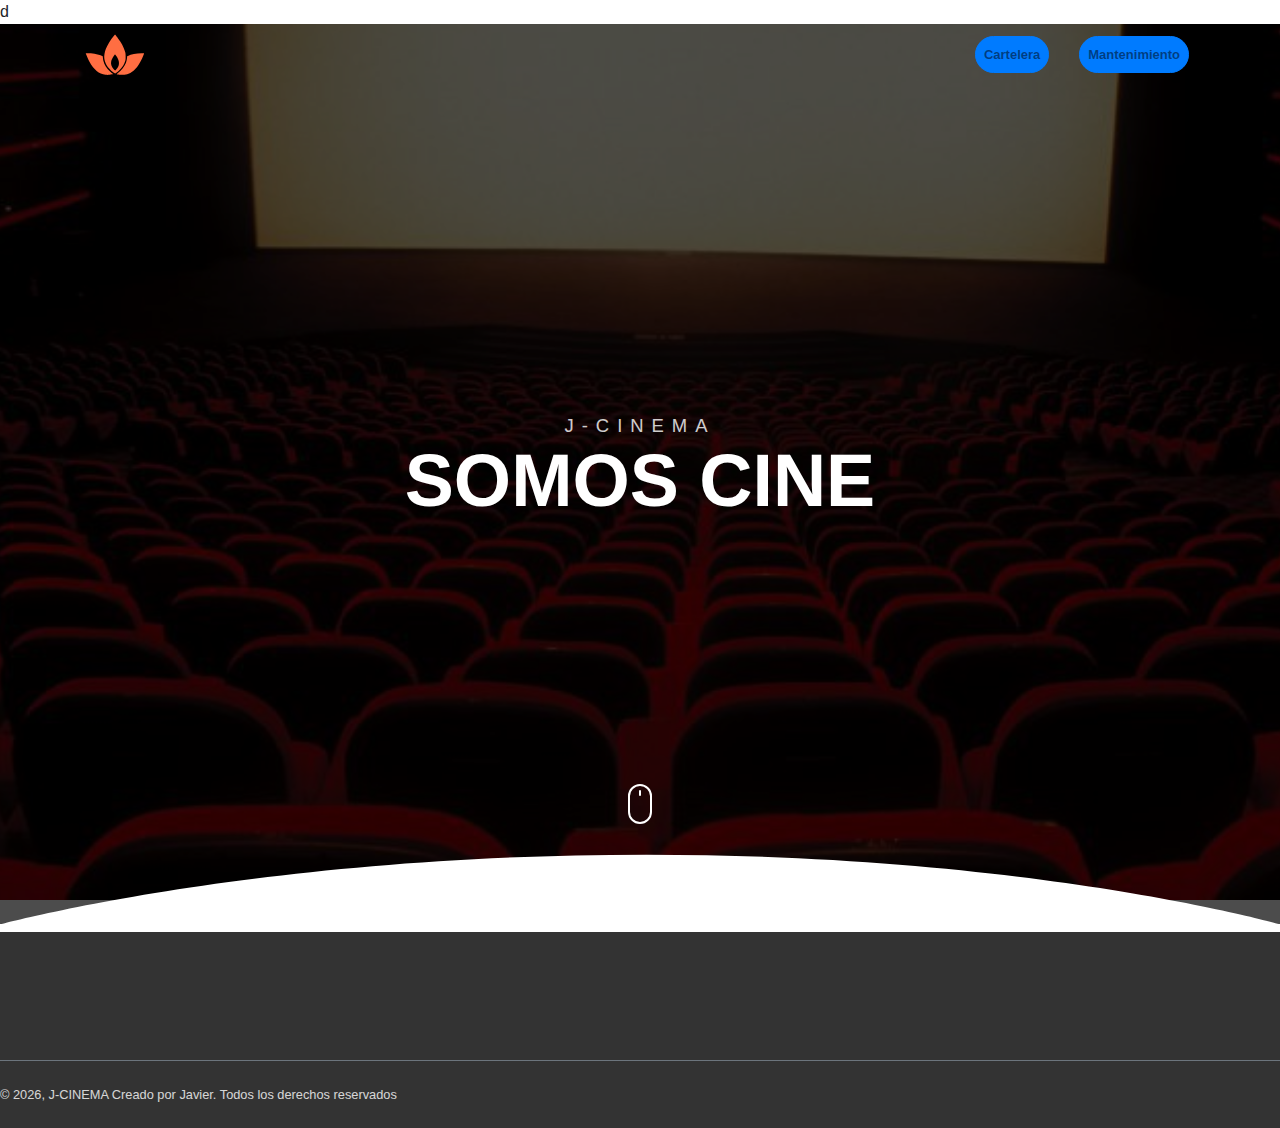
<file: index.html>
d<!DOCTYPE html>
<html lang="en">
<head>
	<meta charset="utf-8">
    <meta name="viewport" content="width=device-width, initial-scale=1, shrink-to-fit=no">
    <meta name="description" content="Start your development with LeadMark landing page.">
    <meta name="author" content="Devcrud">
    <title>CineAPP</title>
    <!-- font icons -->
    <link rel="stylesheet" href="assets/vendors/themify-icons/css/themify-icons.css">
    <!-- Bootstrap + LeadMark main styles -->
	<link rel="stylesheet" href="assets/css/leadmark.css">

    <link rel="stylesheet" href="https://cdn.jsdelivr.net/npm/bootstrap@4.3.1/dist/css/bootstrap.min.css" integrity="sha384-ggOyR0iXCbMQv3Xipma34MD+dH/1fQ784/j6cY/iJTQUOhcWr7x9JvoRxT2MZw1T" crossorigin="anonymous">

</head>
<body data-spy="scroll" data-target=".navbar" data-offset="40" id="home">

    <!-- page Navigation -->
    <nav class="navbar custom-navbar navbar-expand-md navbar-light fixed-top" data-spy="affix" data-offset-top="10">
        <div class="container">
            <a class="navbar-brand" href="#">
                <img src="assets/imgs/logo.svg" alt="" class="img-logo">
            </a>
            <button class="navbar-toggler ml-auto" type="button" data-toggle="collapse" data-target="#navbarSupportedContent" aria-controls="navbarSupportedContent" aria-expanded="false" aria-label="Toggle navigation">
                <span class="navbar-toggler-icon"></span>
            </button>
            <div class="collapse navbar-collapse" id="navbarSupportedContent">
                <ul class="navbar-nav ml-auto">                     
                    <li class="nav-item">
                        <a class="ml-4 nav-link btn btn-primary btn-sm rounded" href="/public_html/index.html">Cartelera</a>
                    </li>
                    <li class="nav-item">
                        <a class="ml-4 nav-link btn btn-primary btn-sm rounded" href="/public_html/mantenimiento.html">Mantenimiento</a>
                    </li>
                    <!-- <li class="nav-item">
                        <a class="nav-link" href="#portfolio">Cartelera</a>
                    </li>
                    <li class="nav-item">
                        <a class="nav-link" href="#blog">Blog</a>
                    </li>
                    <li class="nav-item">
                        <a class="nav-link" href="#contact">Contact</a>
                    </li> -->
                    <!-- <li class="nav-item">
                        <a href="components.html" class="ml-4 nav-link btn btn-primary btn-sm rounded">Components</a>
                    </li> -->
                </ul>
            </div>
        </div>
    </nav>
    <!-- End Of Second Navigation -->

    <!-- Page Header -->
    <header class="header">
        <div class="overlay">
            <h1 class="subtitle">J-CINEMA</h1>
            <h1 class="title">SOMOS CINE</h1>  
            
        </div>  
       
        <div class="shape">
            <svg viewBox="0 0 1500 200">
                <path d="m 0,240 h 1500.4828 v -71.92164 c 0,0 -286.2763,-81.79324 -743.19024,-81.79324 C 300.37862,86.28512 0,168.07836 0,168.07836 Z"/>
            </svg>
        </div>  
        <div class="mouse-icon"><div class="wheel"></div></div>
    </header>
    <!-- End Of Page Header -->
 
    <!-- Service Section -->
    
    <h1  id="cartelera"  style="text-align: center;" ></h1>  

    <div class="contenedor-pelicula-contenedor">
        
        <div  class="pelicula-contenedor">
            

        </div>
    </div>

    <!-- <section  id="cartelera" class="section pt-0">

        <div class="container">
            <h6 class="section-title text-center">Our Service</h6>
            <h6 class="section-subtitle text-center mb-5 pb-3">Voluptates architecto provident deserunt.</h6>

            <div class="row">
                <div class="col-md-4">
                    <div class="card mb-4 mb-md-0">
                        <div class="card-body">
                            <small class="text-primary font-weight-bold">01</small>
                            <h5 class="card-title mt-3"> Beatae quo <h5>
                            <p class="mb-0">Lorem ipsum dolor sit amet, cquasi cupiditate voluptate debitis saepe dolorem totam dolor repudiandae quo nihil, repellendus nesciunt ab fuga quae, minima reprehenderit sequi fugit.</p>
                        </div>
                    </div>
                </div>
                <div class="col-md-4">
                    <div class="card mb-4 mb-md-0">
                        <div class="card-body">
                            <small class="text-primary font-weight-bold">02</small>
                            <h5 class="card-title mt-3">Delectus Suscipit<h5>
                            <p class="mb-0">Lorem ipsum dolor sit amet, cquasi cupiditate voluptate debitis saepe dolorem totam dolor repudiandae quo nihil, repellendus nesciunt ab fuga quae, minima reprehenderit sequi fugit.</p>
                        </div>
                    </div>
                </div>
                <div class="col-md-4">
                    <div class="card mb-4 mb-md-0">
                        <div class="card-body">
                            <small class="text-primary font-weight-bold">03</small>
                            <h5 class="card-title mt-3">Itaque harum<h5>
                            <p class="mb-0">Lorem ipsum dolor sit amet, cquasi cupiditate voluptate debitis saepe dolorem totam dolor repudiandae quo nihil, repellendus nesciunt ab fuga quae, minima reprehenderit sequi fugit.</p>
                        </div>
                    </div>
                </div>              
            </div>
        </div>
    </section> -->
    <!-- End OF Service Section -->

    <!-- About Section -->
    <!-- <section class="section" id="about">
        <div class="container">
            <div class="row justify-content-between">
                <div class="col-md-6 pr-md-5 mb-4 mb-md-0">
                    <h6 class="section-title mb-0">About Company</h6>
                    <h6 class="section-subtitle mb-4">Architecto provident deserunt</h6>
                    <p >Lorem ipsum dolor sit amet, consectetur adipisicing elit. Voluptate molestiae temporibus et tenetur unde quasi, cum nemo quo, molestias architecto alias voluptatibus corrupti corporis earum. Necessitatibus maxime modi ipsam, quod!</p>
                    <img src="assets/imgs/about.jpg" alt="" class="w-100 mt-3 shadow-sm">
                </div>
                <div class="col-md-6 pl-md-5">
                    <div class="row">
                        <div class="col-6">
                            <img src="assets/imgs/about-1.jpg" alt="" class="w-100 shadow-sm">
                        </div>
                        <div class="col-6">
                            <img src="assets/imgs/about-2.jpg" alt="" class="w-100 shadow-sm">
                        </div>
                        <div class="col-12 mt-4">
                            <p>Lorem ipsum dolor sit amet, consectetur adipisicing elit. Nemo iusto quidem laborum atque, sapiente ipsa excepturi fuga cum sed in assumenda eos quasi harum culpa laboriosam nulla, incidunt quae. Voluptatum.</p>
                            <p><b>Aliquid fuga sunt velit, temporibus molestias ab. Ipsa nesciunt totam, aliquid dignissimos.</b><br>
                            </p>
                            <p>Lorem ipsum dolor sit amet, consectetur adipisicing elit. Nesciunt ut a dolorem, consectetur, eos suscipit consequatur magnam est dolore obcaecati adipisci expedita, vero, iste ducimus qui numquam animi facilis officia?</p>
                        </div>
                    </div>
                </div>
            </div>              
        </div>
    </section> -->
    <!-- End OF About Section -->

    <!-- Portfolio Section -->
    <!-- <section id="portfolio" class="section portfolio-section">
        <div class="container">
            <h6 class="section-title text-center">Our Portfolio</h6>
            <h6 class="section-subtitle mb-5 text-center">New stunning projects for our amazing clients</h6>
            <div class="filters">
                <a href="#" data-filter=".new" class="active">
                    New
                </a>
                <a href="#" data-filter=".advertising">
                    Advertising
                </a>
                <a href="#" data-filter=".branding">
                    Branding
                </a>
                <a href="#" data-filter=".web">
                    Web
                </a>
            </div>
            <div class="portfolio-container"> 
                <div class="col-md-6 col-lg-4 web new">
                    <div class="portfolio-item">
                        <img src="assets/imgs/web-1.jpg" class="img-fluid" alt="Download free bootstrap 4 admin dashboard, free boootstrap 4 templates">
                        <div class="content-holder">
                            <a class="img-popup" href="assets/imgs/web-1.jpg"></a>
                            <div class="text-holder">
                                <h6 class="title">WEB</h6>
                                <p class="subtitle">Expedita corporis doloremque velit in totam!</p>
                            </div>
                        </div>   
                    </div>             
                </div>
                <div class="col-md-6 col-lg-4 web new">
                    <div class="portfolio-item">
                        <img src="assets/imgs/web-2.jpg" class="img-fluid" alt="Download free bootstrap 4 admin dashboard, free boootstrap 4 templates">
                        <div class="content-holder">
                            <a class="img-popup" href="assets/imgs/web-2.jpg"></a>
                            <div class="text-holder">
                                <h6 class="title">WEB</h6>
                                <p class="subtitle">Expedita corporis doloremque velit in totam!</p>
                            </div>
                        </div> 
                    </div>                         
                </div>
                <div class="col-md-6 col-lg-4 advertising new">
                    <div class="portfolio-item">
                        <img src="assets/imgs/advertising-2.jpg" class="img-fluid" alt="Download free bootstrap 4 admin dashboard, free boootstrap 4 templates">                         
                        <div class="content-holder">
                            <a class="img-popup" href="assets/imgs/advertising-2.jpg"></a>
                            <div class="text-holder">
                                <h6 class="title">ADVERSTISING</h6>
                                <p class="subtitle">Expedita corporis doloremque velit in totam!</p>
                            </div>
                        </div>    
                    </div>              
                </div> 
                <div class="col-md-6 col-lg-4 web">
                    <div class="portfolio-item">
                        <img src="assets/imgs/web-4.jpg" class="img-fluid" alt="Download free bootstrap 4 admin dashboard, free boootstrap 4 templates">
                        <div class="content-holder">
                            <a class="img-popup" href="assets/imgs/web-4.jpg"></a>
                            <div class="text-holder">
                                <h6 class="title">WEB</h6>
                                <p class="subtitle">Expedita corporis doloremque velit in totam!</p>
                            </div>
                        </div>
                    </div>                                                     
                </div>

                <div class="col-md-6 col-lg-4 advertising"> 
                    <div class="portfolio-item">
                        <img src="assets/imgs/advertising-1.jpg" class="img-fluid" alt="Download free bootstrap 4 admin dashboard, free boootstrap 4 templates">                               
                        <div class="content-holder">
                            <a class="img-popup" href="assets/imgs/advertising-1.jpg"></a>
                            <div class="text-holder">
                                <h6 class="title">ADVERSITING</h6>
                                <p class="subtitle">Expedita corporis doloremque velit in totam!</p>
                            </div>
                        </div>
                    </div>                                                       
                </div> 
                <div class="col-md-6 col-lg-4 web new">
                    <div class="portfolio-item">
                        <img src="assets/imgs/web-3.jpg" class="img-fluid" alt="Download free bootstrap 4 admin dashboard, free boootstrap 4 templates">  
                       <div class="content-holder">
                            <a class="img-popup" href="assets/imgs/web-3.jpg"></a>
                            <div class="text-holder">
                                <h6 class="title">WEB</h6>
                                <p class="subtitle">Expedita corporis doloremque velit in totam!</p>
                            </div>
                        </div>
                    </div>                                                     
                </div>
                <div class="col-md-6 col-lg-4 advertising new">
                    <div class="portfolio-item">
                        <img src="assets/imgs/advertising-3.jpg" class="img-fluid" alt="Download free bootstrap 4 admin dashboard, free boootstrap 4 templates">       
                       <div class="content-holder">
                            <a class="img-popup" href="assets/imgs/advertising-3.jpg"></a>
                            <div class="text-holder">
                                <h6 class="title">ADVERSITING</h6>
                                <p class="subtitle">Expedita corporis doloremque velit in totam!</p>
                            </div>
                        </div>
                    </div>                                                       
                </div> 
                <div class="col-md-6 col-lg-4 advertising new"> 
                    <div class="portfolio-item">
                        <img src="assets/imgs/advertising-4.jpg" class="img-fluid" alt="Download free bootstrap 4 admin dashboard, free boootstrap 4 templates">            
                        <div class="content-holder">
                            <a class="img-popup" href="assets/imgs/advertising-4.jpg"></a>
                            <div class="text-holder">
                                <h6 class="title">ADVERTISING</h6>
                                <p class="subtitle">Expedita corporis doloremque velit in totam!</p>
                            </div>
                        </div>
                    </div>
                            
                </div> 
                <div class="col-md-6 col-lg-4 branding new">
                    <div class="portfolio-item">
                        <img src="assets/imgs/branding-1.jpg" class="img-fluid" alt="Download free bootstrap 4 admin dashboard, free boootstrap 4 templates">                        
                        <div class="content-holder">
                            <a class="img-popup" href="assets/imgs/branding-1.jpg"></a>
                            <div class="text-holder">
                                <h6 class="title">BRANDING</h6>
                                <p class="subtitle">Expedita corporis doloremque velit in totam!</p>
                            </div>
                        </div> 
                    </div>
                </div> 
                <div class="col-md-6 col-lg-4 branding">
                    <div class="portfolio-item">
                        <img src="assets/imgs/branding-2.jpg" class="img-fluid" alt="Download free bootstrap 4 admin dashboard, free boootstrap 4 templates">  
                        <div class="content-holder">
                            <a class="img-popup" href="assets/imgs/branding-2.jpg"></a>
                            <div class="text-holder">
                                <h6 class="title">BRANDING</h6>
                                <p class="subtitle">Expedita corporis doloremque velit in totam!</p>
                            </div>
                        </div>
                    </div>                                                     
                </div> 
                <div class="col-md-6 col-lg-4 branding new">
                    <div class="portfolio-item">
                        <img src="assets/imgs/branding-3.jpg" class="img-fluid" alt="Download free bootstrap 4 admin dashboard, free boootstrap 4 templates">   
                        <div class="content-holder">
                            <a class="img-popup" href="assets/imgs/branding-3.jpg"></a>
                            <div class="text-holder">
                                <h6 class="title">BRANDING</h6>
                                <p class="subtitle">Expedita corporis doloremque velit in totam!</p>
                            </div>
                        </div>
                    </div>                                                    
                </div> 
                <div class="col-md-6 col-lg-4 branding">
                    <div class="portfolio-item">
                        <img src="assets/imgs/branding-4.jpg" class="img-fluid" alt="Download free bootstrap 4 admin dashboard, free boootstrap 4 templates">                      
                        <div class="content-holder">
                            <a class="img-popup" href="assets/imgs/branding-4.jpg"></a>
                            <div class="text-holder">
                                <h6 class="title">BRANDING</h6>
                                <p class="subtitle">Expedita corporis doloremque velit in totam!</p>
                            </div>
                        </div>
                    </div>                                                      
                </div> 
                <div class="col-md-6 col-lg-4 branding">
                    <div class="portfolio-item">
                        <img src="assets/imgs/branding-5.jpg" class="img-fluid" alt="Download free bootstrap 4 admin dashboard, free boootstrap 4 templates">          
                        <div class="content-holder">
                            <a class="img-popup" href="assets/imgs/branding-5.jpg"></a>
                            <div class="text-holder">
                                <h6 class="title">BRANDING</h6>
                                <p class="subtitle">Expedita corporis doloremque velit in totam!</p>
                            </div>
                        </div>
                    </div>                                                   
                </div>
            </div>   
        </div>            
    </section> -->
    <!-- End of portfolio section -->

    <!-- Blog Section -->
    <!-- <section class="section" id="blog">
        <div class="container">
            <h6 class="section-title mb-0 text-center">Latest Articles</h6>
            <h6 class="section-subtitle mb-5 text-center">Architecto provident deserunt eveniet libero</h6>

            <div class="row">
                <div class="col-md-4">
                    <div class="card border-0 mb-4">
                        <img src="assets/imgs/blog-1.jpg" alt="" class="card-img-top w-100">
                        <div class="card-body">                         
                            <h6 class="card-title">Pariatur Omnis Harum quae sint.</h6>
                            <p>Fuga quae ratione inventore Perferendis porro.</p>
                            <a href="javascript:void(0)" class="small text-muted">Go To The Article</a>
                        </div>
                    </div>
                </div>
                <div class="col-md-4">
                    <div class="card border-0 mb-4">
                        <img src="assets/imgs/blog-2.jpg" alt="" class="card-img-top w-100">
                        <div class="card-body">                         
                            <h6 class="card-title"> Harum Quae Porro</h5>
                            <p>Fuga quae ratione inventore Perferendis porro.</p>
                            <a href="javascript:void(0)" class="small text-muted">Go To The Article</a>
                        </div>
                    </div>
                </div>
                <div class="col-md-4">
                    <div class="card border-0 mb-4">
                        <img src="assets/imgs/blog-3.jpg" alt="" class="card-img-top w-100">
                        <div class="card-body">                         
                            <h6 class="card-title">Qui optio neque alias</h6>
                            <p>Fuga quae ratione inventore Perferendis porro.</p>
                            <a href="javascript:void(0)" class="small text-muted">Go To The Article</a>
                        </div>
                    </div>
                </div>
            </div>
        </div>
    </section> -->
    <!-- End of Blog Section -->

    <!-- Testmonial Section -->
    <!-- <section class="section" id="testmonial">
        <div class="container">
            <h6 class="section-title text-center mb-0">Testmonials</h6>
            <h6 class="section-subtitle mb-5 text-center">What Our Clients Says</h6>
            <div class="row">
                <div class="col-md-4 my-3 my-md-0">
                    <div class="card">
                        <div class="card-body">
                            <div class="media align-items-center mb-3">
                                <img class="mr-3" src="assets/imgs/avatar.jpg" alt="">
                                <div class="media-body">
                                    <h6 class="mt-1 mb-0">John Doe</h6>
                                    <small class="text-muted mb-0">Business Analyst</small>     
                                </div>
                            </div>
                            <p class="mb-0">Lorem ipsum dolor sit amet, consectetur adipisicing elit. Delectus enim modi, id dicta reiciendis itaque.</p>
                        </div>
                    </div>
                </div>
                <div class="col-md-4 my-3 my-md-0">
                    <div class="card">
                        <div class="card-body">
                            <div class="media align-items-center mb-3">
                                <img class="mr-3" src="assets/imgs/avatar-1.jpg" alt="">
                                <div class="media-body">
                                    <h6 class="mt-1 mb-0">Maria Garcia</h6>
                                    <small class="text-muted mb-0">Insurance Agent</small>      
                                </div>
                            </div>
                            <p class="mb-0">Lorem ipsum dolor sit amet, consectetur adipisicing elit. Delectus enim modi, id dicta reiciendis itaque.</p>
                        </div>
                    </div>
                </div>
                <div class="col-md-4 my-3 my-md-0">
                    <div class="card">
                        <div class="card-body">
                            <div class="media align-items-center mb-3">
                                <img class="mr-3" src="assets/imgs/avatar-2.jpg" alt="">
                                <div class="media-body">
                                    <h6 class="mt-1 mb-0">Mason Miller</h6>
                                    <small class="text-muted mb-0">Residential Appraiser</small>        
                                </div>
                            </div>
                            <p class="mb-0">Lorem ipsum dolor sit amet, consectetur adipisicing elit. Delectus enim modi, id dicta reiciendis itaque.</p>
                        </div>
                    </div>
                </div>
            </div>
        </div>
    </section> -->
    <!-- End of Testmonial Section -->

    <!-- Contact Section -->
    <section id="contact" class="section has-img-bg pb-0">
        <!-- <div class="container">
            <div class="row align-items-center">
                <div class="col-md-5 my-3">
                    <h6 class="mb-0">Phone</h6>
                    <p class="mb-4">+ 123-456-7890</p>

                    <h6 class="mb-0">Address</h6>
                    <p class="mb-4">12345 Fake ST NoWhere AB Country</p>

                    <h6 class="mb-0">Email</h6>
                    <p class="mb-0">info@website.com</p>
                    <p></p>
                </div>
                <div class="col-md-7">
                    <form>
                        <h4 class="mb-4">Drop Us A Line</h4>
                        <div class="form-row">
                            <div class="form-group col-sm-4">
                                <input type="text" class="form-control text-white rounded-0 bg-transparent" name="name" placeholder="Name">
                            </div>
                            <div class="form-group col-sm-4">
                                <input type="email" class="form-control text-white rounded-0 bg-transparent" name="Email" placeholder="Email">
                            </div>
                            <div class="form-group col-sm-4">
                                <input type="text" class="form-control text-white rounded-0 bg-transparent" name="subject" placeholder="Subject">
                            </div>
                            <div class="form-group col-12">
                                <textarea name="message" id="" cols="30" rows="4" class="form-control text-white rounded-0 bg-transparent" placeholder="Message"></textarea>

                            </div>
                            <div class="form-group col-12 mb-0">
                                <button type="submit" class="btn btn-primary rounded w-md mt-3">Send</button>
                            </div>                          
                        </div>                          
                    </form>
                </div>
            </div> -->
            <!-- Page Footer -->
            <footer class="mt-5 py-4 border-top border-secondary">
                <p class="mb-0 small">&copy; <script>document.write(new Date().getFullYear())</script>, J-CINEMA Creado por Javier. Todos los derechos reservados </p>     
            </footer>
            <!-- End of Page Footer -->  
        </div>
    </section>
	
    <!-- Consumo de API Cine -->
    <script src="/assets/js/api.js"></script>
    
	<!-- core  -->
    <script src="assets/vendors/jquery/jquery-3.4.1.js"></script>
    <script src="assets/vendors/bootstrap/bootstrap.bundle.js"></script>

    <!-- bootstrap 3 affix -->
	<script src="assets/vendors/bootstrap/bootstrap.affix.js"></script>

    <!-- Isotope -->
    <script src="assets/vendors/isotope/isotope.pkgd.js"></script>

    <!-- LeadMark js -->
    <script src="assets/js/leadmark.js"></script>

</body>
</html>
</file>
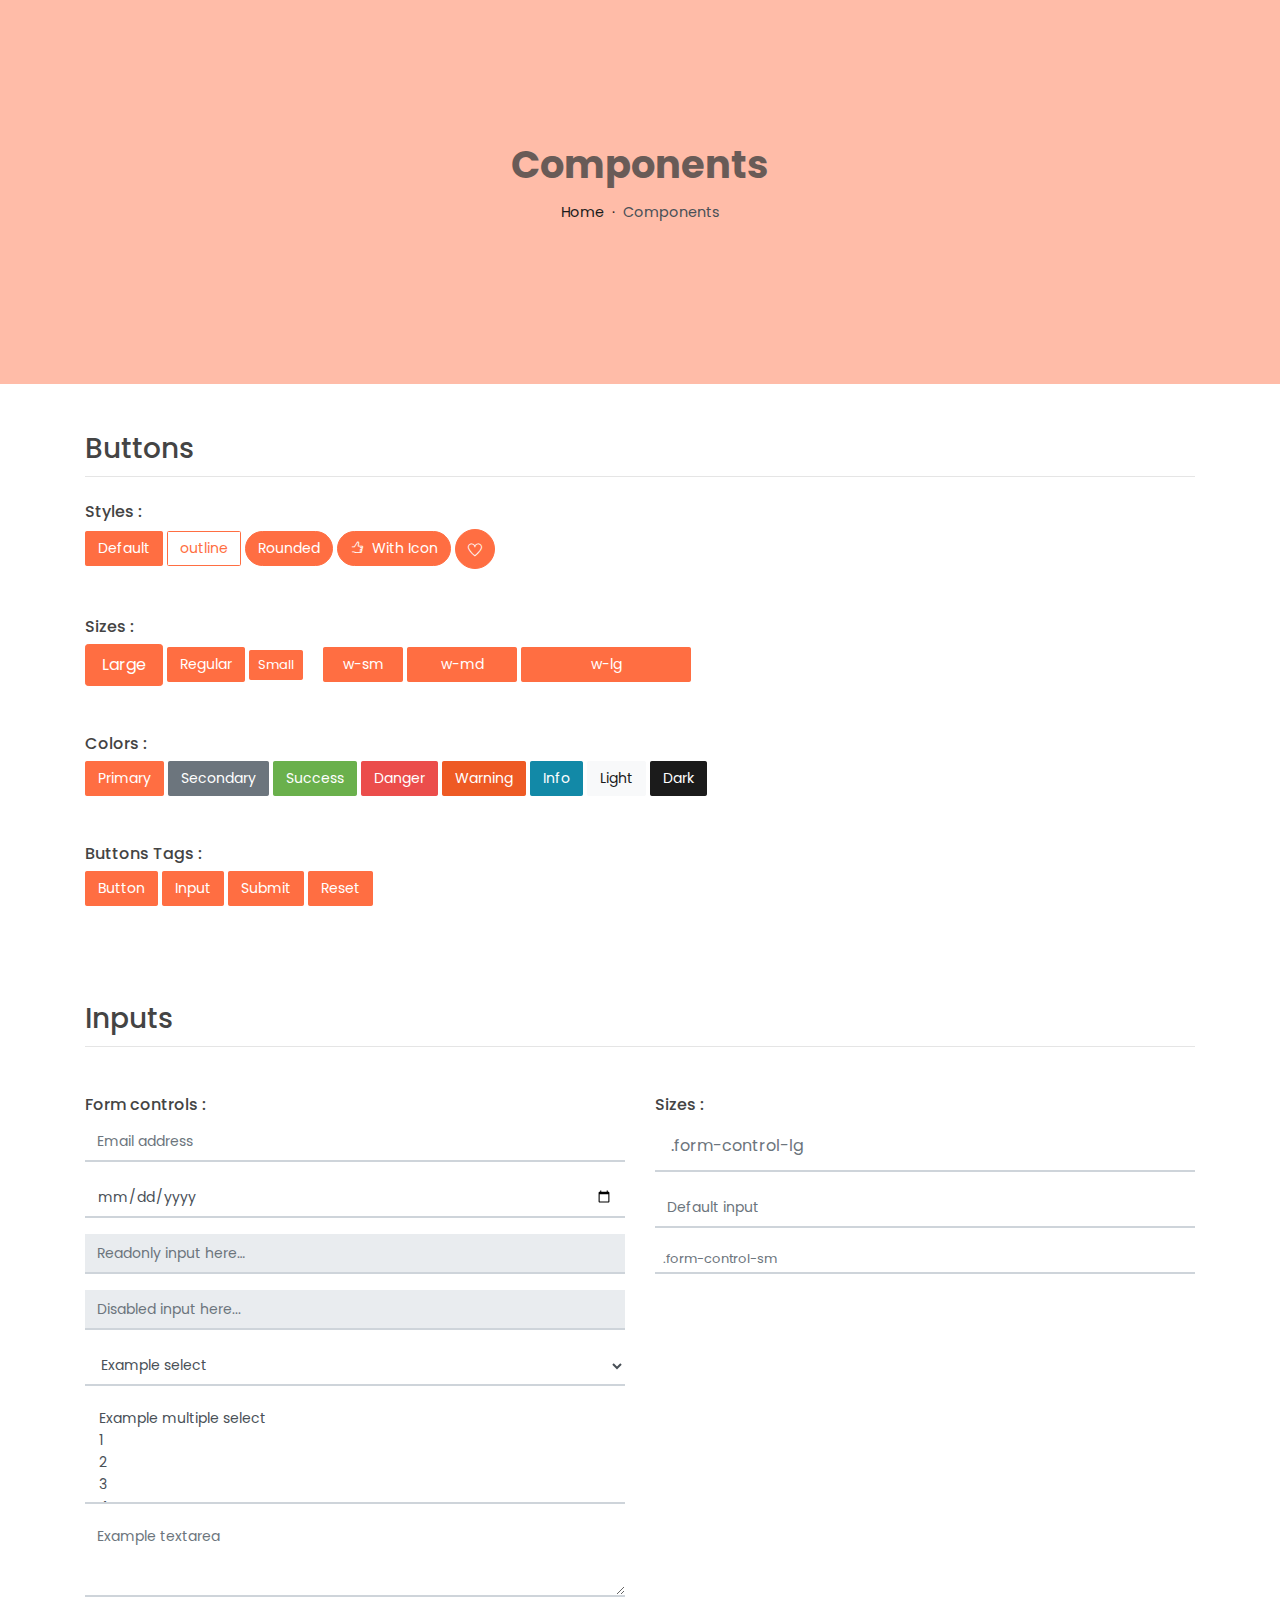
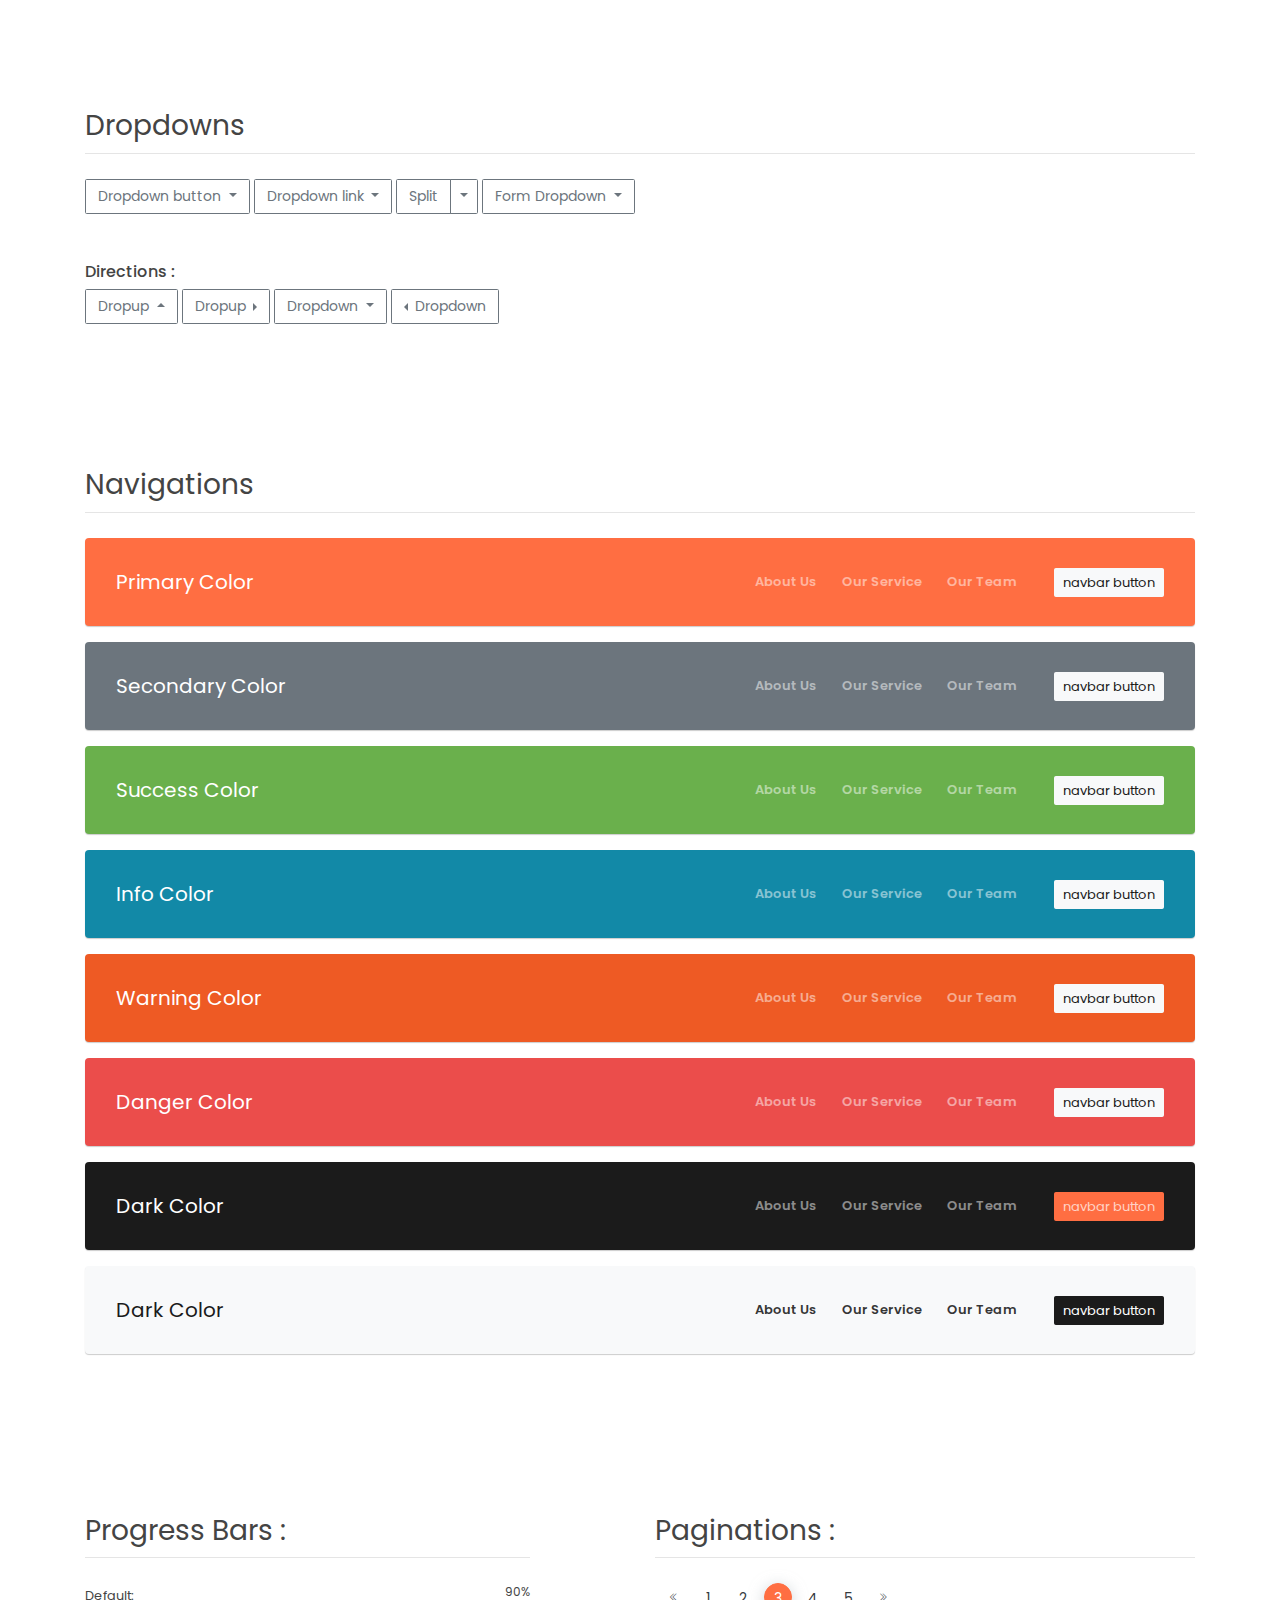
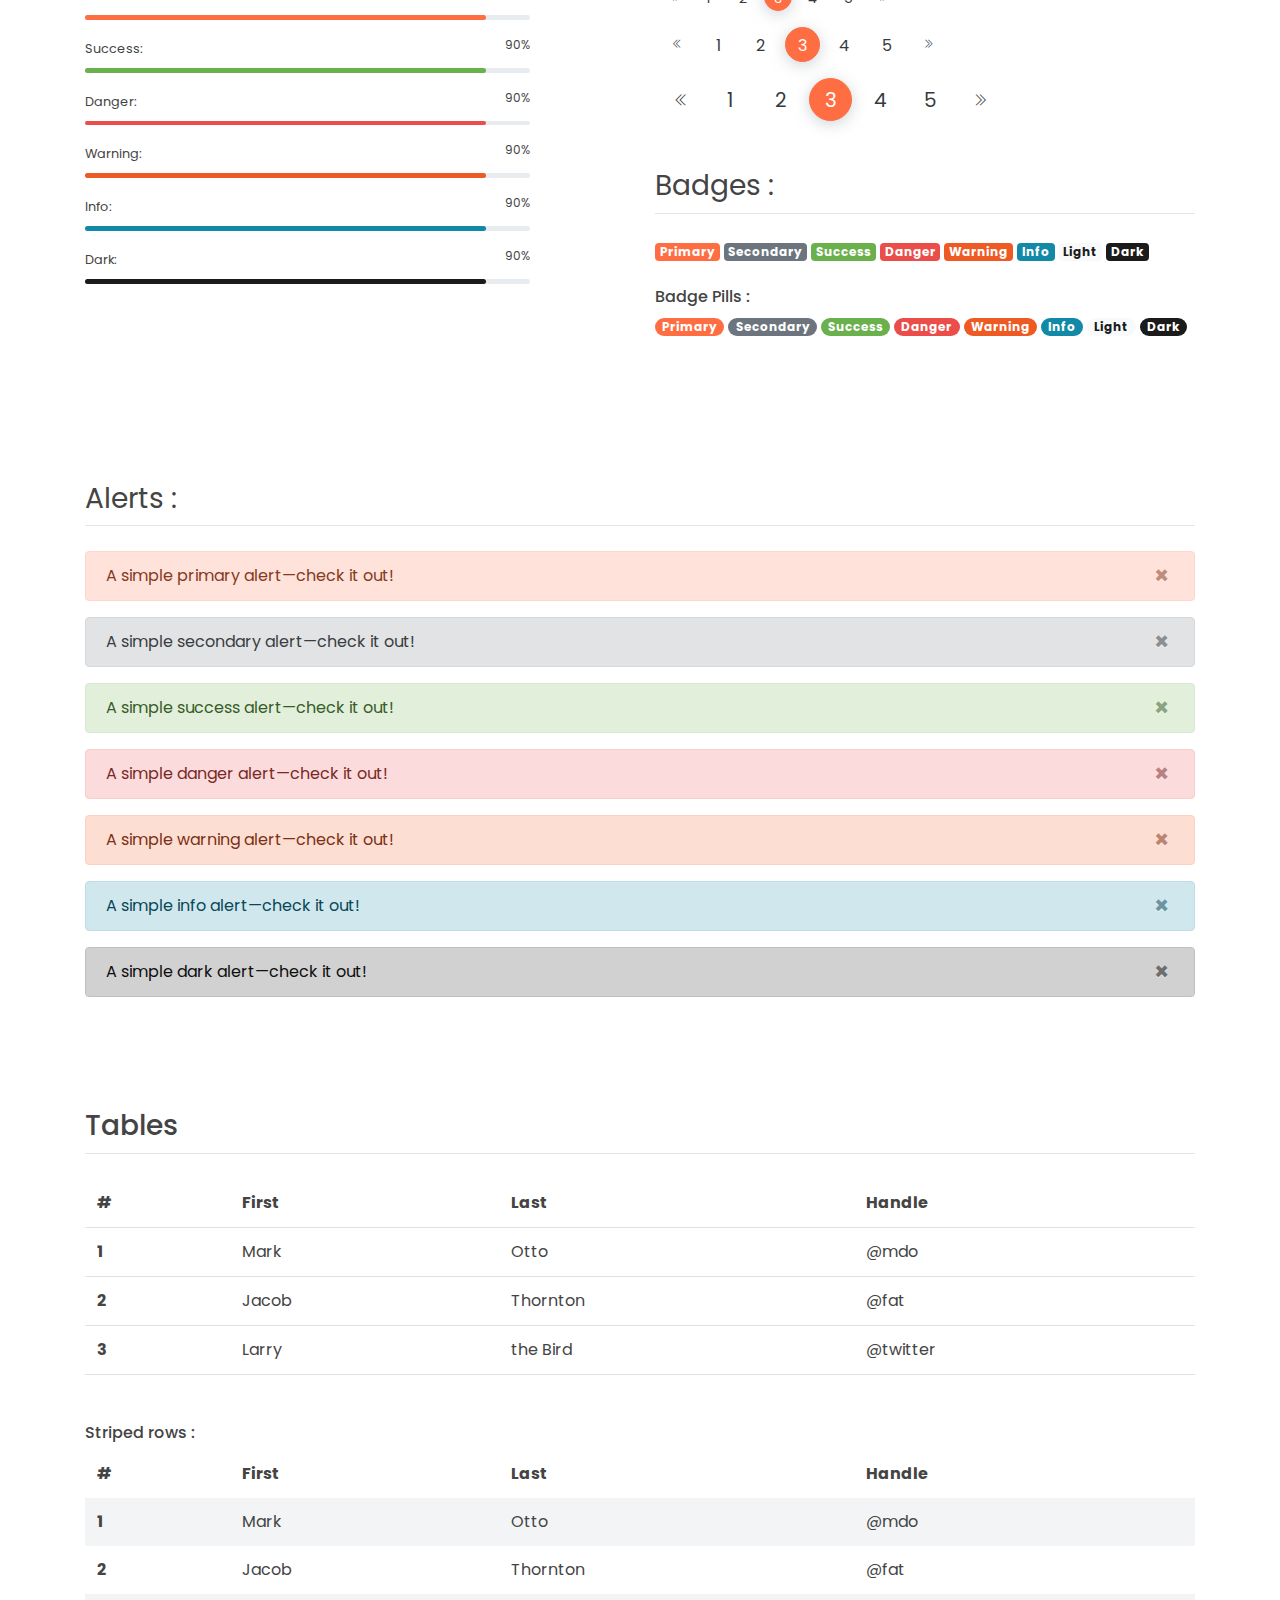
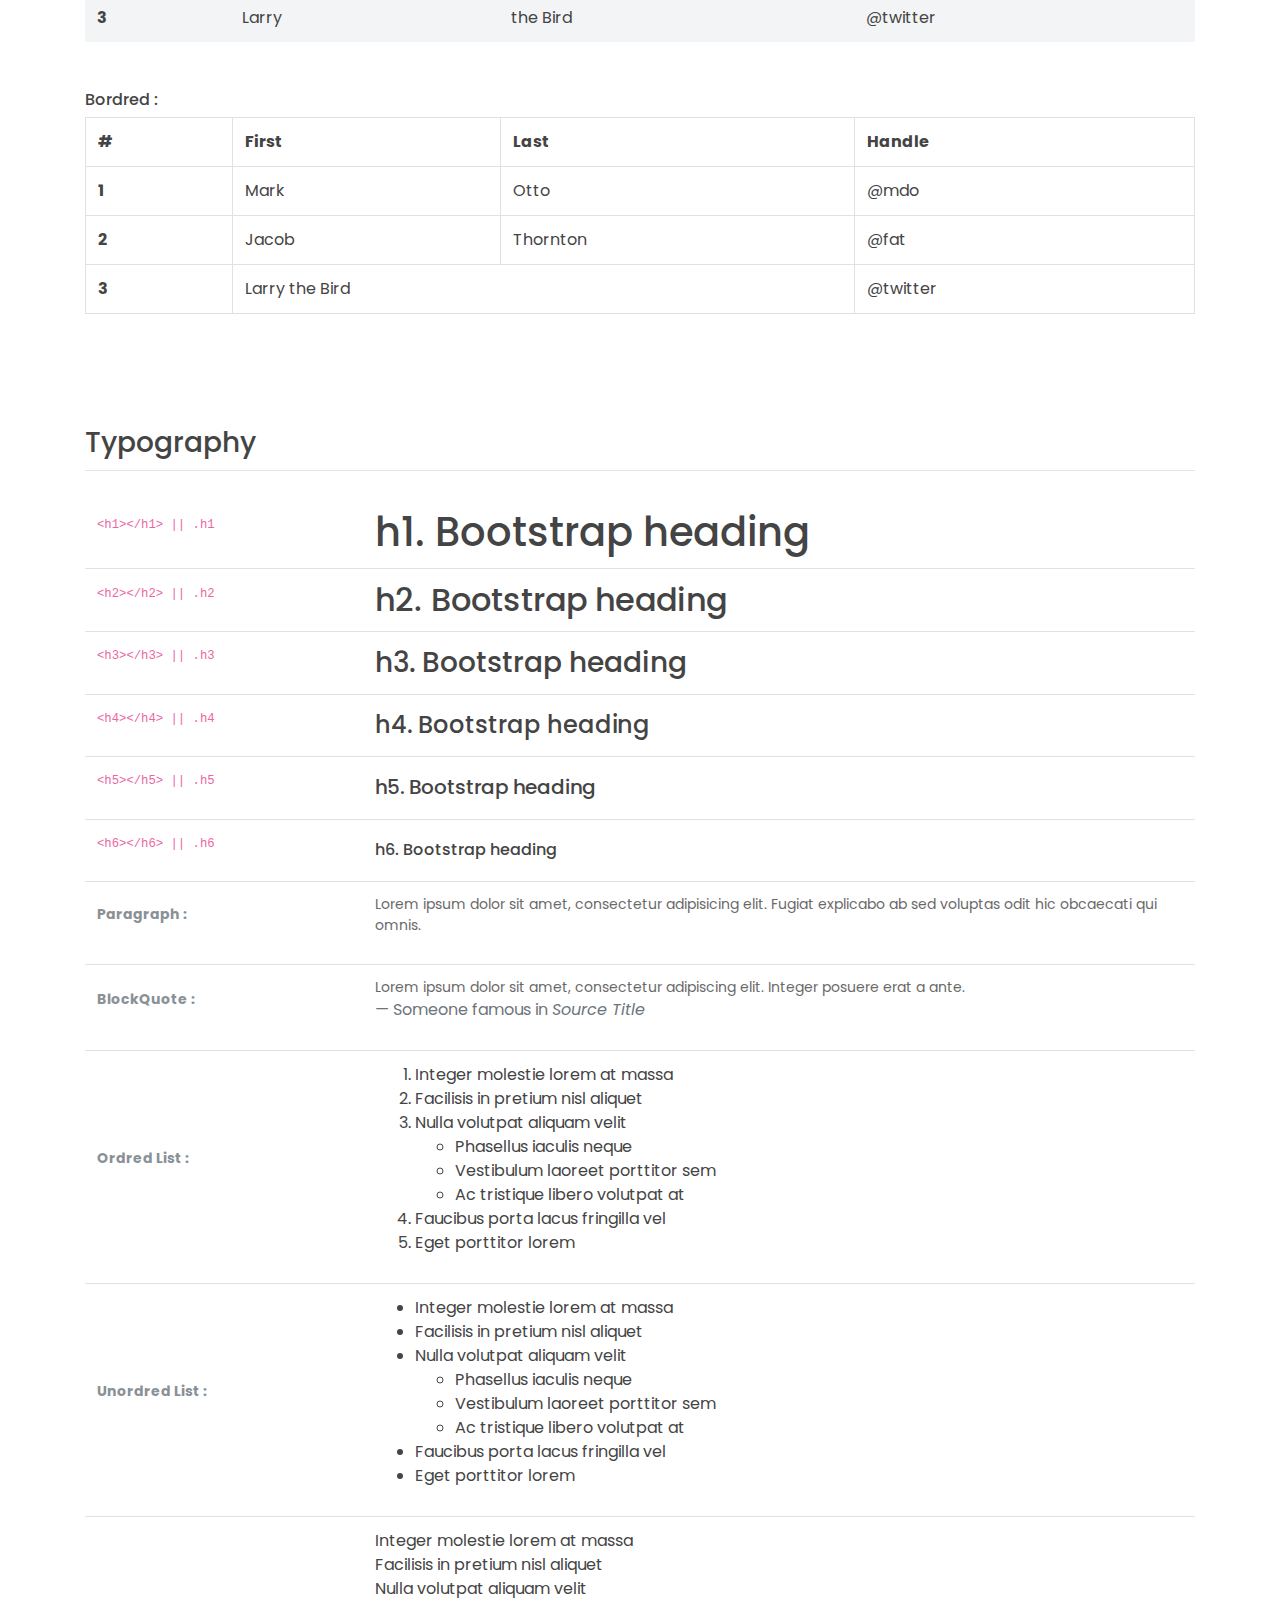
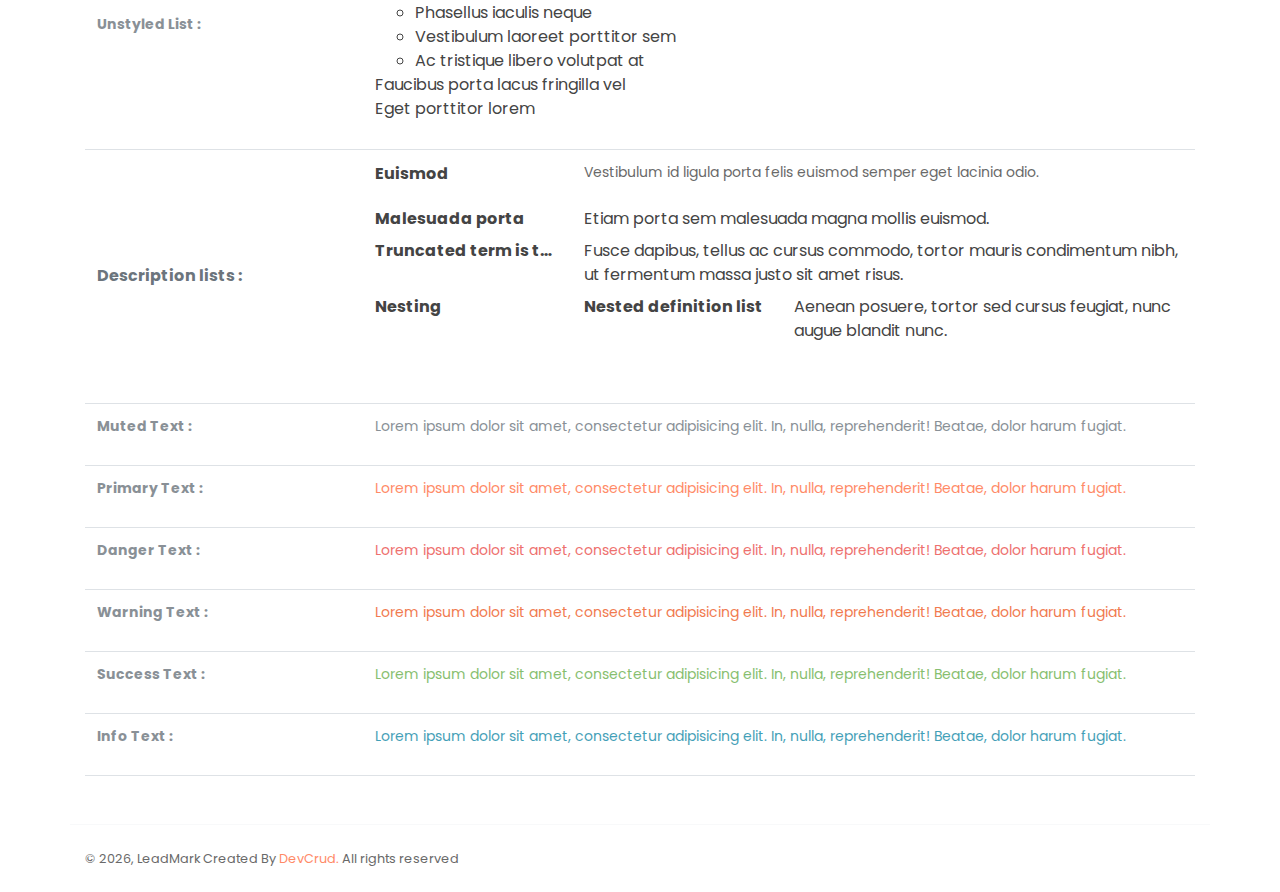
<file: components.html>
<!DOCTYPE html>
<html lang="en">
<head>
   <meta charset="utf-8">
    <meta name="viewport" content="width=device-width, initial-scale=1, shrink-to-fit=no">
    <meta name="description" content="Start your development with LeadMark landing page.">
    <meta name="author" content="Devcrud">
    <title>LeadMark Landing page | Components</title>
   <!-- font icons -->
   <link rel="stylesheet" href="assets/vendors/themify-icons/css/themify-icons.css">
   <!-- Bootstrap + Steller  -->
   <link rel="stylesheet" href="assets/css/leadmark.css">
</head>
<body>

   <!-- Page Header -->
   <header class="header header-mini"> 
      <div class="header-title">Components</div> 
      <nav aria-label="breadcrumb">
         <ol class="breadcrumb">
            <li class="breadcrumb-item"><a href="/">Home</a></li>
            <li class="breadcrumb-item active" aria-current="page">Components</li>
         </ol>
      </nav>
   </header> <!-- End Of Page Header -->

   <!-- main content -->
   <div class="container">

      <!-- Buttons -->
      <h3 class="mt-5">Buttons</h3>
      <hr>
      <h6 class="section-secondary-title">Styles :</h6>
      <button class="btn btn-primary">Default</button>
      <button class="btn btn-outline-primary">outline</button>
      <button class="btn btn-primary rounded">Rounded</button>
      <button class="btn btn-primary rounded"><i class="ti-thumb-up pr-1"></i> With Icon</button>
      <button class="btn btn-primary circle"><i class="ti-heart"></i></button>

      <h6 class="section-secondary-title mt-5">Sizes :</h6>
      <button class="btn btn-primary btn-lg">Large</button>
      <button class="btn btn-primary ">Regular</button>
      <button class="btn btn-primary btn-sm">Small</button>
      <button class="btn btn-primary w-sm ml-3">w-sm</button>
      <button class="btn btn-primary w-md">w-md</button>
      <button class="btn btn-primary w-lg">w-lg</button>

      <h6 class="section-secondary-title mt-5">Colors :</h6>          
      <button type="button" class="btn btn-primary">Primary</button>
      <button type="button" class="btn btn-secondary">Secondary</button>
      <button type="button" class="btn btn-success">Success</button>
      <button type="button" class="btn btn-danger">Danger</button>
      <button type="button" class="btn btn-warning">Warning</button>
      <button type="button" class="btn btn-info">Info</button>
      <button type="button" class="btn btn-light">Light</button>
      <button type="button" class="btn btn-dark">Dark</button>

      <h6 class="section-secondary-title mt-5">Buttons Tags :</h6>
      <button class="btn btn-primary" type="submit">Button</button>
      <input class="btn btn-primary" type="button" value="Input">
      <input class="btn btn-primary" type="submit" value="Submit">
      <input class="btn btn-primary" type="reset" value="Reset">
      
      <!-- devider -->
      <div class="py-5"></div>

      <!-- Inputs -->
      <h3>Inputs</h3>
      <hr>
      <div class="row mt-5">
         <div class="col-md-6">
            <h6 class="section-secondary-title">Form controls :</h6>        
            <div class="form-group">
               <input type="email" class="form-control" id="exampleFormControlInput1" placeholder="Email address">
            </div>
            <div class="form-group">
               <input type="date" class="form-control" id="exampleFormControlInput1" placeholder="Date">
            </div>
            <div class="form-group">
               <input class="form-control" type="text" placeholder="Readonly input here…" readonly>
            </div>
            <div class="form-group">
               <input class="form-control" id="disabledInput" type="text" placeholder="Disabled input here..." disabled>
            </div>
            <div class="form-group">
               <select class="form-control" id="exampleFormControlSelect1">
                  <option>Example select</option>
                  <option>1</option>
                  <option>2</option>
                  <option>3</option>
                  <option>4</option>
                  <option>5</option>
               </select>
            </div>
            <div class="form-group">
               <select multiple class="form-control" id="exampleFormControlSelect2">
                  <option>Example multiple select</option>
                  <option>1</option>
                  <option>2</option>
                  <option>3</option>
                  <option>4</option>
                  <option>5</option>
               </select>
            </div>
            <div class="form-group">
               <textarea class="form-control" id="exampleFormControlTextarea1" rows="3" placeholder="Example textarea"></textarea>
            </div>
         </div>
         <div class="col-md-6">
            <h6 class="section-secondary-title">Sizes :</h6>    
            <div class="form-group">
               <input class="form-control form-control-lg" type="text" placeholder=".form-control-lg">             
            </div>
            <div class="form-group">
               <input class="form-control" type="text" placeholder="Default input">
            </div>
            <div class="form-group">
               <input class="form-control form-control-sm" type="text" placeholder=".form-control-sm"> 
            </div>
         </div>
      </div> <!-- end of inputs -->   

      <!-- devider -->
      <div class="py-5"></div>             

      <!-- Dropdowns -->
      <h3 class="components-section-title font-weight-normal">Dropdowns</h3>
      <hr>
      <div class="dropdown d-inline-block">
         <button class="btn btn-outline-secondary dropdown-toggle" type="button" id="dropdownMenuButton" data-toggle="dropdown" aria-haspopup="true" aria-expanded="false">
         Dropdown button
         </button>
         <div class="dropdown-menu" aria-labelledby="dropdownMenuButton">
         <a class="dropdown-item" href="#">Action</a>
         <a class="dropdown-item" href="#">Another action</a>
         <a class="dropdown-item" href="#">Something else here</a>
         </div>
      </div>
      <div class="dropdown d-inline-block">
         <a class="btn btn-outline-secondary dropdown-toggle" href="#" role="button" id="dropdownMenuLink" data-toggle="dropdown" aria-haspopup="true" aria-expanded="false">
            Dropdown link
         </a>
         <div class="dropdown-menu" aria-labelledby="dropdownMenuLink">
            <a class="dropdown-item" href="#">Action</a>
            <a class="dropdown-item" href="#">Another action</a>
            <a class="dropdown-item" href="#">Something else here</a>
         </div>
      </div>
      <div class="btn-group">
         <button type="button" class="btn btn-outline-secondary">Split</button>
         <button type="button" class="btn btn-outline-secondary dropdown-toggle dropdown-toggle-split" data-toggle="dropdown" aria-haspopup="true" aria-expanded="false">
         <span class="sr-only">Toggle Dropdown</span>
         </button>
         <div class="dropdown-menu">
            <a class="dropdown-item" href="#">Action</a>
            <a class="dropdown-item" href="#">Another action</a>
            <a class="dropdown-item" href="#">Something else here</a>
            <div class="dropdown-divider"></div>
            <a class="dropdown-item" href="#">Separated link</a>
         </div>
      </div>
      <div class="btn-group">
         <button class="btn btn-outline-secondary dropdown-toggle" type="button" id="dropdownMenuButton" data-toggle="dropdown" aria-haspopup="true" aria-expanded="false">
            Form Dropdown
         </button>
         <div class="dropdown-menu form">
            <form class="px-4 py-3">
               <div class="form-group">
                  <input type="email" class="form-control" id="exampleDropdownFormEmail1" placeholder="email@example.com">
               </div>
               <div class="form-group">
                  <input type="password" class="form-control" id="exampleDropdownFormPassword1" placeholder="Password">
               </div>
               <div class="form-check mb-3">
                  <input type="checkbox" class="form-check-input" id="dropdownCheck">
                  <label class="form-check-label" for="dropdownCheck">
                     Remember me
                  </label>
               </div>
               <button type="submit" class="btn btn-primary btn-block">Sign in</button>
            </form>
            <div class="dropdown-divider"></div>
            <a class="dropdown-item" href="#"><small>New around here? Sign up</small></a>
            <a class="dropdown-item" href="#"><small>Forgot password?</small></a>
         </div>
      </div>       
      <h6 class="section-secondary-title mt-5">Directions :</h6>  
      <div class="btn-group dropup">
         <button type="button" class="btn btn-outline-secondary dropdown-toggle" data-toggle="dropdown" aria-haspopup="true" aria-expanded="false">
            Dropup
         </button>
         <div class="dropdown-menu">
            <a class="dropdown-item" href="#">Action</a>
            <a class="dropdown-item" href="#">Another action</a>
            <a class="dropdown-item" href="#">Something else here</a>
            <div class="dropdown-divider"></div>
            <a class="dropdown-item" href="#">Separated link</a>
         </div>
      </div>
      <div class="btn-group dropright">
         <button type="button" class="btn btn-outline-secondary dropdown-toggle" data-toggle="dropdown" aria-haspopup="true" aria-expanded="false">
            Dropup
         </button>
         <div class="dropdown-menu">
            <a class="dropdown-item" href="#">Action</a>
            <a class="dropdown-item" href="#">Another action</a>
            <a class="dropdown-item" href="#">Something else here</a>
            <div class="dropdown-divider"></div>
            <a class="dropdown-item" href="#">Separated link</a>
         </div>
      </div>
      <div class="btn-group">
         <button type="button" class="btn btn-outline-secondary dropdown-toggle" data-toggle="dropdown" aria-haspopup="true" aria-expanded="false">
            Dropdown
         </button>
         <div class="dropdown-menu">
            <a class="dropdown-item" href="#">Action</a>
            <a class="dropdown-item" href="#">Another action</a>
            <a class="dropdown-item" href="#">Something else here</a>
            <div class="dropdown-divider"></div>
            <a class="dropdown-item" href="#">Separated link</a>
         </div>
      </div>
      <div class="btn-group dropleft">
         <button type="button" class="btn btn-outline-secondary dropdown-toggle" data-toggle="dropdown" aria-haspopup="true" aria-expanded="false">
            Dropdown
         </button>
         <div class="dropdown-menu">
            <a class="dropdown-item" href="#">Action</a>
            <a class="dropdown-item" href="#">Another action</a>
            <a class="dropdown-item" href="#">Something else here</a>
            <div class="dropdown-divider"></div>
            <a class="dropdown-item" href="#">Separated link</a>
         </div>
      </div> <!-- end of Dropdowns -->  

      <!-- devider -->
      <div class="py-5"></div>   

      <!-- navbars -->
      <h3 class="components-section-title font-weight-normal mt-5">Navigations</h3>
      <hr>
      <nav class="navbar navbar-expand-sm navbar-dark bg-primary rounded shadow mb-3">
         <div class="container">
            <a class="navbar-brand" href="#">Primary Color</a>
            <button class="navbar-toggler ml-auto" type="button" data-toggle="collapse" data-target="#navbarSupportedContent" aria-controls="navbarSupportedContent" aria-expanded="false" aria-label="Toggle navigation">
            <span class="navbar-toggler-icon"></span>
            </button>
            <div class="collapse navbar-collapse" id="navbarSupportedContent">
               <ul class="navbar-nav ml-auto"> 
                  <li class="nav-item">
                     <a class="nav-link" href="#about">About Us</a>
                  </li>
                  <li class="nav-item">
                     <a class="nav-link" href="#service">Our Service</a>
                  </li>
                  <li class="nav-item">
                     <a class="nav-link" href="#team">Our Team</a>
                  </li>
                  <li class="nav-item">
                     <a href="#book-table" class="ml-4 mt-1 btn btn-light btn-sm">navbar button</a>
                  </li>
               </ul>                       
            </div>
         </div>
      </nav>
      <nav class="navbar navbar-expand-sm navbar-dark bg-secondary rounded shadow mb-3">
         <div class="container">
            <a class="navbar-brand" href="#">Secondary Color</a>
            <button class="navbar-toggler ml-auto" type="button" data-toggle="collapse" data-target="#navbarSupportedContent" aria-controls="navbarSupportedContent" aria-expanded="false" aria-label="Toggle navigation">
            <span class="navbar-toggler-icon"></span>
            </button>
            <div class="collapse navbar-collapse" id="navbarSupportedContent">
               <ul class="navbar-nav ml-auto"> 
                  <li class="nav-item">
                     <a class="nav-link" href="#about">About Us</a>
                  </li>
                  <li class="nav-item">
                     <a class="nav-link" href="#service">Our Service</a>
                  </li>
                  <li class="nav-item">
                     <a class="nav-link" href="#team">Our Team</a>
                  </li>
                  <li class="nav-item">
                     <a href="#book-table" class="ml-4 mt-1 btn btn-light btn-sm">navbar button</a>
                  </li>
               </ul>                       
            </div>
         </div>
      </nav>
      <nav class="navbar navbar-expand-sm navbar-dark bg-success rounded shadow mb-3">
         <div class="container">
            <a class="navbar-brand" href="#">Success Color</a>
            <button class="navbar-toggler ml-auto" type="button" data-toggle="collapse" data-target="#navbarSupportedContent" aria-controls="navbarSupportedContent" aria-expanded="false" aria-label="Toggle navigation">
            <span class="navbar-toggler-icon"></span>
            </button>
            <div class="collapse navbar-collapse" id="navbarSupportedContent">
               <ul class="navbar-nav ml-auto"> 
                  <li class="nav-item">
                     <a class="nav-link" href="#about">About Us</a>
                  </li>
                  <li class="nav-item">
                     <a class="nav-link" href="#service">Our Service</a>
                  </li>
                  <li class="nav-item">
                     <a class="nav-link" href="#team">Our Team</a>
                  </li>
                  <li class="nav-item">
                     <a href="#book-table" class="ml-4 mt-1 btn btn-light btn-sm">navbar button</a>
                  </li>
               </ul>                       
            </div>
         </div>
      </nav>
      <nav class="navbar navbar-expand-sm navbar-dark bg-info rounded shadow mb-3">
         <div class="container">
            <a class="navbar-brand" href="#">Info Color</a>
            <button class="navbar-toggler ml-auto" type="button" data-toggle="collapse" data-target="#navbarSupportedContent" aria-controls="navbarSupportedContent" aria-expanded="false" aria-label="Toggle navigation">
            <span class="navbar-toggler-icon"></span>
            </button>
            <div class="collapse navbar-collapse" id="navbarSupportedContent">
               <ul class="navbar-nav ml-auto"> 
                  <li class="nav-item">
                     <a class="nav-link" href="#about">About Us</a>
                  </li>
                  <li class="nav-item">
                     <a class="nav-link" href="#service">Our Service</a>
                  </li>
                  <li class="nav-item">
                     <a class="nav-link" href="#team">Our Team</a>
                  </li>
                  <li class="nav-item">
                     <a href="#book-table" class="ml-4 mt-1 btn btn-light btn-sm">navbar button</a>
                  </li>
               </ul>                       
            </div>
         </div>
      </nav>
      <nav class="navbar navbar-expand-sm navbar-dark bg-warning rounded shadow mb-3">
         <div class="container">
            <a class="navbar-brand" href="#">Warning Color</a>
            <button class="navbar-toggler ml-auto" type="button" data-toggle="collapse" data-target="#navbarSupportedContent" aria-controls="navbarSupportedContent" aria-expanded="false" aria-label="Toggle navigation">
            <span class="navbar-toggler-icon"></span>
            </button>
            <div class="collapse navbar-collapse" id="navbarSupportedContent">
               <ul class="navbar-nav ml-auto"> 
                  <li class="nav-item">
                     <a class="nav-link" href="#about">About Us</a>
                  </li>
                  <li class="nav-item">
                     <a class="nav-link" href="#service">Our Service</a>
                  </li>
                  <li class="nav-item">
                     <a class="nav-link" href="#team">Our Team</a>
                  </li>
                  <li class="nav-item">
                     <a href="#book-table" class="ml-4 mt-1 btn btn-light btn-sm">navbar button</a>
                  </li>
               </ul>                       
            </div>
         </div>
      </nav>
      <nav class="navbar navbar-expand-sm navbar-dark bg-danger rounded shadow mb-3">
         <div class="container">
            <a class="navbar-brand" href="#">Danger Color</a>
            <button class="navbar-toggler ml-auto" type="button" data-toggle="collapse" data-target="#navbarSupportedContent" aria-controls="navbarSupportedContent" aria-expanded="false" aria-label="Toggle navigation">
            <span class="navbar-toggler-icon"></span>
            </button>
            <div class="collapse navbar-collapse" id="navbarSupportedContent">
               <ul class="navbar-nav ml-auto"> 
                  <li class="nav-item">
                     <a class="nav-link" href="#about">About Us</a>
                  </li>
                  <li class="nav-item">
                     <a class="nav-link" href="#service">Our Service</a>
                  </li>
                  <li class="nav-item">
                     <a class="nav-link" href="#team">Our Team</a>
                  </li>
                  <li class="nav-item">
                     <a href="#book-table" class="ml-4 mt-1 btn btn-light btn-sm">navbar button</a>
                  </li>
               </ul>                       
            </div>
         </div>
      </nav>
      <nav class="navbar navbar-expand-sm navbar-dark bg-dark rounded shadow mb-3">
         <div class="container">
            <a class="navbar-brand" href="#">Dark Color</a>
            <button class="navbar-toggler ml-auto" type="button" data-toggle="collapse" data-target="#navbarSupportedContent" aria-controls="navbarSupportedContent" aria-expanded="false" aria-label="Toggle navigation">
            <span class="navbar-toggler-icon"></span>
            </button>
            <div class="collapse navbar-collapse" id="navbarSupportedContent">
               <ul class="navbar-nav ml-auto"> 
                  <li class="nav-item">
                     <a class="nav-link" href="#about">About Us</a>
                  </li>
                  <li class="nav-item">
                     <a class="nav-link" href="#service">Our Service</a>
                  </li>
                  <li class="nav-item">
                     <a class="nav-link" href="#team">Our Team</a>
                  </li>
                  <li class="nav-item">
                     <a href="#book-table" class="ml-4 mt-1 btn btn-primary btn-sm">navbar button</a>
                  </li>
               </ul>                       
            </div>
         </div>
      </nav>
      <nav class="navbar navbar-expand-sm navbar-light bg-light rounded shadow mb-3">
         <div class="container">
            <a class="navbar-brand" href="#">Dark Color</a>
            <button class="navbar-toggler ml-auto" type="button" data-toggle="collapse" data-target="#navbarSupportedContent" aria-controls="navbarSupportedContent" aria-expanded="false" aria-label="Toggle navigation">
            <span class="navbar-toggler-icon"></span>
            </button>
            <div class="collapse navbar-collapse" id="navbarSupportedContent">
               <ul class="navbar-nav ml-auto"> 
                  <li class="nav-item">
                     <a class="nav-link" href="#about">About Us</a>
                  </li>
                  <li class="nav-item">
                     <a class="nav-link" href="#service">Our Service</a>
                  </li>
                  <li class="nav-item">
                     <a class="nav-link" href="#team">Our Team</a>
                  </li>
                  <li class="nav-item">
                     <a href="#book-table" class="ml-4 mt-1 btn btn-dark btn-sm">navbar button</a>
                  </li>
               </ul>                       
            </div>
         </div>
      </nav>
      <!-- End of navbars -->

      <!-- devider -->
      <div class="py-5"></div>   
      
      <!-- progress bars -->
      <div class="row justify-content-between">
         <div class="col-md-5">
            <h3 class="components-section-title font-weight-normal mt-5">Progress Bars :</h3>
            <hr>
            <small>Default: </small>
            <div class="progress mt-2 mb-3">
               <div class="progress-bar" role="progressbar" style="width: 90%" aria-valuenow="25" aria-valuemin="0" aria-valuemax="100"><span>90%</span></div>
            </div>
            <small>Success:</small>
            <div class="progress mt-2 mb-3">
               <div class="progress-bar bg-success" role="progressbar" style="width: 90%" aria-valuenow="25" aria-valuemin="0" aria-valuemax="100"><span>90%</span></div>
            </div>
            <small>Danger:</small>
            <div class="progress mt-2 mb-3">
               <div class="progress-bar bg-danger" role="progressbar" style="width: 90%" aria-valuenow="25" aria-valuemin="0" aria-valuemax="100"><span>90%</span></div>
            </div>
            <small>Warning:</small>
            <div class="progress mt-2 mb-3">
               <div class="progress-bar bg-warning" role="progressbar" style="width: 90%" aria-valuenow="25" aria-valuemin="0" aria-valuemax="100"><span>90%</span></div>
            </div>
            <small>Info:</small>
            <div class="progress mt-2 mb-3">
               <div class="progress-bar bg-info" role="progressbar" style="width: 90%" aria-valuenow="25" aria-valuemin="0" aria-valuemax="100"><span>90%</span></div>
            </div>
            <small>Dark:</small>
            <div class="progress mt-2 mb-3">
               <div class="progress-bar bg-dark" role="progressbar" style="width: 90%" aria-valuenow="25" aria-valuemin="0" aria-valuemax="100"><span>90%</span></div>
            </div>
         </div>
         <div class="col-md-6">
            <h3 class="components-section-title font-weight-normal mt-5">Paginations :</h3>
            <hr>
            <nav aria-label="Page navigation example">
               <ul class="pagination pagination-sm">
                  <li class="page-item"><a class="page-link" href="#"><i class="ti-angle-double-left"></i></a></li>
                  <li class="page-item"><a class="page-link" href="#">1</a></li>
                  <li class="page-item"><a class="page-link" href="#">2</a></li>
                  <li class="page-item active"><a class="page-link" href="#">3</a></li>
                  <li class="page-item"><a class="page-link" href="#">4</a></li>
                  <li class="page-item"><a class="page-link" href="#">5</a></li>
                  <li class="page-item"><a class="page-link" href="#"><i class="ti-angle-double-right"></i></a></li>
               </ul>
            </nav>
            <nav aria-label="Page navigation example">
               <ul class="pagination">
               <li class="page-item"><a class="page-link" href="#"><i class="ti-angle-double-left"></i></a></li>
                  <li class="page-item"><a class="page-link" href="#">1</a></li>
                  <li class="page-item"><a class="page-link" href="#">2</a></li>
                  <li class="page-item active"><a class="page-link" href="#">3</a></li>
                  <li class="page-item"><a class="page-link" href="#">4</a></li>
                  <li class="page-item"><a class="page-link" href="#">5</a></li>
                  <li class="page-item"><a class="page-link" href="#"><i class="ti-angle-double-right"></i></a></li>
               </ul>
            </nav>
            <nav aria-label="Page navigation example">
               <ul class="pagination pagination-lg">
                  <li class="page-item"><a class="page-link" href="#"><i class="ti-angle-double-left"></i></a></li>
                  <li class="page-item"><a class="page-link" href="#">1</a></li>
                  <li class="page-item"><a class="page-link" href="#">2</a></li>
                  <li class="page-item active"><a class="page-link" href="#">3</a></li>
                  <li class="page-item"><a class="page-link" href="#">4</a></li>
                  <li class="page-item"><a class="page-link" href="#">5</a></li>
                  <li class="page-item"><a class="page-link" href="#"><i class="ti-angle-double-right"></i></a></li>
               </ul>
            </nav>

            <!-- Badges -->
            <h3 class="components-section-title font-weight-normal mt-5">Badges :</h3>
            <hr>
            <span class="badge badge-primary">Primary</span>
            <span class="badge badge-secondary">Secondary</span>
            <span class="badge badge-success">Success</span>
            <span class="badge badge-danger">Danger</span>
            <span class="badge badge-warning">Warning</span>
            <span class="badge badge-info">Info</span>
            <span class="badge badge-light">Light</span>
            <span class="badge badge-dark">Dark</span>
            <h6 class="section-secondary-title mt-4 mb-2">Badge Pills :</h6>
            <span class="badge badge-pill badge-primary">Primary</span>
            <span class="badge badge-pill badge-secondary">Secondary</span>
            <span class="badge badge-pill badge-success">Success</span>
            <span class="badge badge-pill badge-danger">Danger</span>
            <span class="badge badge-pill badge-warning">Warning</span>
            <span class="badge badge-pill badge-info">Info</span>
            <span class="badge badge-pill badge-light">Light</span>
            <span class="badge badge-pill badge-dark">Dark</span>
         </div>
      </div> <!-- End of Progress bars -->

      <!-- devider -->
      <div class="py-5"></div>  

      <!-- Alerts -->
      <h3 class="components-section-title font-weight-normal mt-5">Alerts :</h3>
      <hr>
      <div class="alert alert-primary alert-dismissible fade show" role="alert">
         A simple primary alert—check it out!
         <button type="button" class="close" data-dismiss="alert" aria-label="Close">
            <span aria-hidden="true">&times;</span>
         </button>
      </div>
      <div class="alert alert-secondary alert-dismissible fade show" role="alert">
         A simple secondary alert—check it out!
         <button type="button" class="close" data-dismiss="alert" aria-label="Close">
            <span aria-hidden="true">&times;</span>
         </button>
      </div>
      <div class="alert alert-success alert-dismissible fade show" role="alert">
         A simple success alert—check it out!
         <button type="button" class="close" data-dismiss="alert" aria-label="Close">
            <span aria-hidden="true">&times;</span>
         </button>
      </div>
      <div class="alert alert-danger alert-dismissible fade show" role="alert">
         A simple danger alert—check it out!
         <button type="button" class="close" data-dismiss="alert" aria-label="Close">
            <span aria-hidden="true">&times;</span>
         </button>
      </div>
      <div class="alert alert-warning alert-dismissible fade show" role="alert">
         A simple warning alert—check it out!
         <button type="button" class="close" data-dismiss="alert" aria-label="Close">
            <span aria-hidden="true">&times;</span>
         </button>
      </div>
      <div class="alert alert-info alert-dismissible fade show" role="alert">
         A simple info alert—check it out!
         <button type="button" class="close" data-dismiss="alert" aria-label="Close">
            <span aria-hidden="true">&times;</span>
         </button>
      </div>
      <div class="alert alert-dark alert-dismissible fade show" role="alert">
         A simple dark alert—check it out!
         <button type="button" class="close" data-dismiss="alert" aria-label="Close">
            <span aria-hidden="true">&times;</span>
         </button>
      </div>
      <!-- end of alerts -->

      <!-- devider -->
      <div class="py-5"></div> 
   
      <!-- tables -->
      <h3 class="components-section-title">Tables</h3>
      <hr>
      <table class="table">
         <thead>
            <tr>
               <th scope="col">#</th>
               <th scope="col">First</th>
               <th scope="col">Last</th>
               <th scope="col">Handle</th>
            </tr>
         </thead>
         <tbody>
            <tr>
               <th scope="row">1</th>
               <td>Mark</td>
               <td>Otto</td>
               <td>@mdo</td>
            </tr>
            <tr>
               <th scope="row">2</th>
               <td>Jacob</td>
               <td>Thornton</td>
               <td>@fat</td>
            </tr>
            <tr>
               <th scope="row">3</th>
               <td>Larry</td>
               <td>the Bird</td>
               <td>@twitter</td>
            </tr>
         </tbody>
      </table>

      <h6 class="section-secondary-title mt-5">Striped rows :</h6>
      <table class="table table-striped">
         <thead>
            <tr>
               <th scope="col">#</th>
               <th scope="col">First</th>
               <th scope="col">Last</th>
               <th scope="col">Handle</th>
            </tr>
         </thead>
         <tbody>
            <tr>
               <th scope="row">1</th>
               <td>Mark</td>
               <td>Otto</td>
               <td>@mdo</td>
            </tr>
            <tr>
               <th scope="row">2</th>
               <td>Jacob</td>
               <td>Thornton</td>
               <td>@fat</td>
            </tr>
            <tr>
               <th scope="row">3</th>
               <td>Larry</td>
               <td>the Bird</td>
               <td>@twitter</td>
            </tr>
         </tbody>
      </table>

      <h6 class="section-secondary-title mt-5">Bordred :</h6>
      <table class="table table-bordered">
         <thead>
            <tr>
               <th scope="col">#</th>
               <th scope="col">First</th>
               <th scope="col">Last</th>
               <th scope="col">Handle</th>
            </tr>
         </thead>
         <tbody>
            <tr>
               <th scope="row">1</th>
               <td>Mark</td>
               <td>Otto</td>
               <td>@mdo</td>
            </tr>
            <tr>
               <th scope="row">2</th>
               <td>Jacob</td>
               <td>Thornton</td>
               <td>@fat</td>
            </tr>
            <tr>
               <th scope="row">3</th>
               <td colspan="2">Larry the Bird</td>
               <td>@twitter</td>
            </tr>
         </tbody>
      </table>
      <!-- end of tables -->

      <!-- devider -->
      <div class="py-5"></div> 

      <!-- typography -->
      <h3 class="components-section-title">Typography</h3>
      <hr>
      <table class="table table-borderless v-align-center">
         <tbody>
            <tr>
               <td>
                  <p><code class="highlighter-rouge">&lt;h1&gt;&lt;/h1&gt; || .h1</code></p>
               </td>
               <td class="w-75"><span class="h1">h1. Bootstrap heading</span></td>
            </tr>
            <tr>
               <td>
                  <p><code class="highlighter-rouge">&lt;h2&gt;&lt;/h2&gt; || .h2</code></p>
               </td>
               <td><span class="h2">h2. Bootstrap heading</span></td>
            </tr>
            <tr>
               <td>
                  <p><code class="highlighter-rouge">&lt;h3&gt;&lt;/h3&gt; || .h3</code></p>
               </td>
               <td><span class="h3">h3. Bootstrap heading</span></td>
            </tr>
            <tr>
               <td>
                  <p><code class="highlighter-rouge">&lt;h4&gt;&lt;/h4&gt; || .h4</code></p>
               </td>
               <td><span class="h4">h4. Bootstrap heading</span></td>
            </tr>
            <tr>
               <td>
                  <p><code class="highlighter-rouge">&lt;h5&gt;&lt;/h5&gt; || .h5</code></p>
               </td>
               <td><span class="h5">h5. Bootstrap heading</span></td>
            </tr>
            <tr>
               <td>
                  <p><code class="highlighter-rouge">&lt;h6&gt;&lt;/h6&gt; || .h6</code></p>
               </td>
               <td><span class="h6">h6. Bootstrap heading</span></td>
            </tr>
            <tr>
               <td>
                  <p class="font-weight-bold text-muted">Paragraph :</p>
               </td>
               <td><p>Lorem ipsum dolor sit amet, consectetur adipisicing elit. Fugiat explicabo ab sed voluptas odit hic obcaecati qui omnis.</p></td>
            </tr>
            <tr>
               <td>
                  <p class="font-weight-bold text-muted">BlockQuote :</p>
               </td>
               <td>
                  <blockquote class="blockquote">
                     <p class="mb-0">Lorem ipsum dolor sit amet, consectetur adipiscing elit. Integer posuere erat a ante.</p>
                     <footer class="blockquote-footer">Someone famous in <cite title="Source Title">Source Title</cite></footer>
                  </blockquote>
               </td>
            </tr>

            <tr>
               <td><p class="font-weight-bold text-muted">Ordred List :</p></td>
               <td>
                  <ol>
                     <li>Integer molestie lorem at massa</li>
                     <li>Facilisis in pretium nisl aliquet</li>
                     <li>Nulla volutpat aliquam velit
                        <ul>
                           <li>Phasellus iaculis neque</li>
                           <li>Vestibulum laoreet porttitor sem</li>
                           <li>Ac tristique libero volutpat at</li>
                        </ul>
                     </li>
                     <li>Faucibus porta lacus fringilla vel</li>
                     <li>Eget porttitor lorem</li>
                  </ol>
               </td>
            </tr>
            <tr>
               <td><p class="font-weight-bold text-muted">Unordred List :</p></td>
               <td>
                  <ul >
                     <li>Integer molestie lorem at massa</li>
                     <li>Facilisis in pretium nisl aliquet</li>
                     <li>Nulla volutpat aliquam velit
                        <ul>
                           <li>Phasellus iaculis neque</li>
                           <li>Vestibulum laoreet porttitor sem</li>
                           <li>Ac tristique libero volutpat at</li>
                        </ul>
                     </li>
                     <li>Faucibus porta lacus fringilla vel</li>
                     <li>Eget porttitor lorem</li>
                  </ul>
               </td>
            </tr>
            <tr>
               <td><p class="font-weight-bold text-muted">Unstyled List :</p></td>
               <td>
                  <ul class="list-unstyled">
                     <li>Integer molestie lorem at massa</li>
                     <li>Facilisis in pretium nisl aliquet</li>
                     <li>Nulla volutpat aliquam velit
                        <ul>
                           <li>Phasellus iaculis neque</li>
                           <li>Vestibulum laoreet porttitor sem</li>
                           <li>Ac tristique libero volutpat at</li>
                        </ul>
                     </li>
                     <li>Faucibus porta lacus fringilla vel</li>
                     <li>Eget porttitor lorem</li>
                  </ul>
               </td>
            </tr>
            <tr>
               <td class="font-weight-bold text-muted">Description lists : </td>
               <td>
                  <dl class="row">
                     <dt class="col-sm-3">Euismod</dt>
                     <dd class="col-sm-9">
                        <p>Vestibulum id ligula porta felis euismod semper eget lacinia odio.</p>
                     </dd>

                     <dt class="col-sm-3">Malesuada porta</dt>
                     <dd class="col-sm-9">Etiam porta sem malesuada magna mollis euismod.</dd>

                     <dt class="col-sm-3 text-truncate">Truncated term is truncated</dt>
                     <dd class="col-sm-9">Fusce dapibus, tellus ac cursus commodo, tortor mauris condimentum nibh, ut fermentum massa justo sit amet risus.</dd>

                     <dt class="col-sm-3">Nesting</dt>
                     <dd class="col-sm-9">
                        <dl class="row">
                           <dt class="col-sm-4">Nested definition list</dt>
                           <dd class="col-sm-8">Aenean posuere, tortor sed cursus feugiat, nunc augue blandit nunc.</dd>
                        </dl>
                     </dd>
                  </dl>
               </td>
            </tr>
            <tr>
               <td>
                  <p class="font-weight-bold text-muted">Muted Text :</p>
               </td>
               <td>
                  <p class="text-muted">Lorem ipsum dolor sit amet, consectetur adipisicing elit. In, nulla, reprehenderit! Beatae, dolor harum fugiat.</p>
               </td>
            </tr>
            <tr>
               <td>
                  <p class="font-weight-bold text-muted">Primary Text :</p>
               </td>
               <td>
                  <p class="text-primary">Lorem ipsum dolor sit amet, consectetur adipisicing elit. In, nulla, reprehenderit! Beatae, dolor harum fugiat.</p>
               </td>
            </tr>
            <tr>
               <td>
                  <p class="font-weight-bold text-muted">Danger Text :</p>
               </td>
               <td>
                  <p class="text-danger">Lorem ipsum dolor sit amet, consectetur adipisicing elit. In, nulla, reprehenderit! Beatae, dolor harum fugiat.</p>
               </td>
            </tr>
            <tr>
               <td>
                  <p class="font-weight-bold text-muted">Warning Text :</p>
               </td>
               <td>
                  <p class="text-warning">Lorem ipsum dolor sit amet, consectetur adipisicing elit. In, nulla, reprehenderit! Beatae, dolor harum fugiat.</p>
               </td>
            </tr>
            <tr>
               <td>
                  <p class="font-weight-bold text-muted">Success Text :</p>
               </td>
               <td>
                  <p class="text-success">Lorem ipsum dolor sit amet, consectetur adipisicing elit. In, nulla, reprehenderit! Beatae, dolor harum fugiat.</p>
               </td>
            </tr>
            <tr>
               <td>
                  <p class="font-weight-bold text-muted">Info Text :</p>
               </td>
               <td>
                  <p class="text-info">Lorem ipsum dolor sit amet, consectetur adipisicing elit. In, nulla, reprehenderit! Beatae, dolor harum fugiat.</p>
               </td>
            </tr>
         </tbody>
      </table>
   </div>
   <!-- end of typography -->

   <!-- Page Footer -->
   <footer class="container mt-5 py-4 border-top border-light">
       <p class="mb-0 small">&copy; <script>document.write(new Date().getFullYear())</script>, LeadMark Created By <a href="https://www.devcrud.com" target="_blank">DevCrud.</a>  All rights reserved </p>     
   </footer>
   <!-- End of Page Footer -->  
   
   <!-- core  -->
   <script src="assets/vendors/jquery/jquery-3.4.1.js"></script>
   <script src="assets/vendors/bootstrap/bootstrap.bundle.js"></script>

</body>
</html>
</file>
<file: assets/vendors/themify-icons/css/themify-icons.css>
@font-face {
	font-family: 'themify';
	src:url("../fonts/themify.eot?-fvbane");
	src:url("../fonts/themify.eot?#iefix-fvbane") format("embedded-opentype"),
		url("../fonts/themify.woff?-fvbane") format("woff"),
		url("../fonts/themify.ttf?-fvbane") format("truetype"),
		url("../fonts/themify.svg?-fvbane#themify") format("svg");
	font-weight: normal;
	font-style: normal;
}

[class^="ti-"], [class*=" ti-"] {
	font-family: 'themify';
	speak: none;
	font-style: normal;
	font-weight: normal;
	font-variant: normal;
	text-transform: none;
	line-height: 1;

	/* Better Font Rendering =========== */
	-webkit-font-smoothing: antialiased;
	-moz-osx-font-smoothing: grayscale;
}

.ti-wand:before {
	content: "\e600";
}
.ti-volume:before {
	content: "\e601";
}
.ti-user:before {
	content: "\e602";
}
.ti-unlock:before {
	content: "\e603";
}
.ti-unlink:before {
	content: "\e604";
}
.ti-trash:before {
	content: "\e605";
}
.ti-thought:before {
	content: "\e606";
}
.ti-target:before {
	content: "\e607";
}
.ti-tag:before {
	content: "\e608";
}
.ti-tablet:before {
	content: "\e609";
}
.ti-star:before {
	content: "\e60a";
}
.ti-spray:before {
	content: "\e60b";
}
.ti-signal:before {
	content: "\e60c";
}
.ti-shopping-cart:before {
	content: "\e60d";
}
.ti-shopping-cart-full:before {
	content: "\e60e";
}
.ti-settings:before {
	content: "\e60f";
}
.ti-search:before {
	content: "\e610";
}
.ti-zoom-in:before {
	content: "\e611";
}
.ti-zoom-out:before {
	content: "\e612";
}
.ti-cut:before {
	content: "\e613";
}
.ti-ruler:before {
	content: "\e614";
}
.ti-ruler-pencil:before {
	content: "\e615";
}
.ti-ruler-alt:before {
	content: "\e616";
}
.ti-bookmark:before {
	content: "\e617";
}
.ti-bookmark-alt:before {
	content: "\e618";
}
.ti-reload:before {
	content: "\e619";
}
.ti-plus:before {
	content: "\e61a";
}
.ti-pin:before {
	content: "\e61b";
}
.ti-pencil:before {
	content: "\e61c";
}
.ti-pencil-alt:before {
	content: "\e61d";
}
.ti-paint-roller:before {
	content: "\e61e";
}
.ti-paint-bucket:before {
	content: "\e61f";
}
.ti-na:before {
	content: "\e620";
}
.ti-mobile:before {
	content: "\e621";
}
.ti-minus:before {
	content: "\e622";
}
.ti-medall:before {
	content: "\e623";
}
.ti-medall-alt:before {
	content: "\e624";
}
.ti-marker:before {
	content: "\e625";
}
.ti-marker-alt:before {
	content: "\e626";
}
.ti-arrow-up:before {
	content: "\e627";
}
.ti-arrow-right:before {
	content: "\e628";
}
.ti-arrow-left:before {
	content: "\e629";
}
.ti-arrow-down:before {
	content: "\e62a";
}
.ti-lock:before {
	content: "\e62b";
}
.ti-location-arrow:before {
	content: "\e62c";
}
.ti-link:before {
	content: "\e62d";
}
.ti-layout:before {
	content: "\e62e";
}
.ti-layers:before {
	content: "\e62f";
}
.ti-layers-alt:before {
	content: "\e630";
}
.ti-key:before {
	content: "\e631";
}
.ti-import:before {
	content: "\e632";
}
.ti-image:before {
	content: "\e633";
}
.ti-heart:before {
	content: "\e634";
}
.ti-heart-broken:before {
	content: "\e635";
}
.ti-hand-stop:before {
	content: "\e636";
}
.ti-hand-open:before {
	content: "\e637";
}
.ti-hand-drag:before {
	content: "\e638";
}
.ti-folder:before {
	content: "\e639";
}
.ti-flag:before {
	content: "\e63a";
}
.ti-flag-alt:before {
	content: "\e63b";
}
.ti-flag-alt-2:before {
	content: "\e63c";
}
.ti-eye:before {
	content: "\e63d";
}
.ti-export:before {
	content: "\e63e";
}
.ti-exchange-vertical:before {
	content: "\e63f";
}
.ti-desktop:before {
	content: "\e640";
}
.ti-cup:before {
	content: "\e641";
}
.ti-crown:before {
	content: "\e642";
}
.ti-comments:before {
	content: "\e643";
}
.ti-comment:before {
	content: "\e644";
}
.ti-comment-alt:before {
	content: "\e645";
}
.ti-close:before {
	content: "\e646";
}
.ti-clip:before {
	content: "\e647";
}
.ti-angle-up:before {
	content: "\e648";
}
.ti-angle-right:before {
	content: "\e649";
}
.ti-angle-left:before {
	content: "\e64a";
}
.ti-angle-down:before {
	content: "\e64b";
}
.ti-check:before {
	content: "\e64c";
}
.ti-check-box:before {
	content: "\e64d";
}
.ti-camera:before {
	content: "\e64e";
}
.ti-announcement:before {
	content: "\e64f";
}
.ti-brush:before {
	content: "\e650";
}
.ti-briefcase:before {
	content: "\e651";
}
.ti-bolt:before {
	content: "\e652";
}
.ti-bolt-alt:before {
	content: "\e653";
}
.ti-blackboard:before {
	content: "\e654";
}
.ti-bag:before {
	content: "\e655";
}
.ti-move:before {
	content: "\e656";
}
.ti-arrows-vertical:before {
	content: "\e657";
}
.ti-arrows-horizontal:before {
	content: "\e658";
}
.ti-fullscreen:before {
	content: "\e659";
}
.ti-arrow-top-right:before {
	content: "\e65a";
}
.ti-arrow-top-left:before {
	content: "\e65b";
}
.ti-arrow-circle-up:before {
	content: "\e65c";
}
.ti-arrow-circle-right:before {
	content: "\e65d";
}
.ti-arrow-circle-left:before {
	content: "\e65e";
}
.ti-arrow-circle-down:before {
	content: "\e65f";
}
.ti-angle-double-up:before {
	content: "\e660";
}
.ti-angle-double-right:before {
	content: "\e661";
}
.ti-angle-double-left:before {
	content: "\e662";
}
.ti-angle-double-down:before {
	content: "\e663";
}
.ti-zip:before {
	content: "\e664";
}
.ti-world:before {
	content: "\e665";
}
.ti-wheelchair:before {
	content: "\e666";
}
.ti-view-list:before {
	content: "\e667";
}
.ti-view-list-alt:before {
	content: "\e668";
}
.ti-view-grid:before {
	content: "\e669";
}
.ti-uppercase:before {
	content: "\e66a";
}
.ti-upload:before {
	content: "\e66b";
}
.ti-underline:before {
	content: "\e66c";
}
.ti-truck:before {
	content: "\e66d";
}
.ti-timer:before {
	content: "\e66e";
}
.ti-ticket:before {
	content: "\e66f";
}
.ti-thumb-up:before {
	content: "\e670";
}
.ti-thumb-down:before {
	content: "\e671";
}
.ti-text:before {
	content: "\e672";
}
.ti-stats-up:before {
	content: "\e673";
}
.ti-stats-down:before {
	content: "\e674";
}
.ti-split-v:before {
	content: "\e675";
}
.ti-split-h:before {
	content: "\e676";
}
.ti-smallcap:before {
	content: "\e677";
}
.ti-shine:before {
	content: "\e678";
}
.ti-shift-right:before {
	content: "\e679";
}
.ti-shift-left:before {
	content: "\e67a";
}
.ti-shield:before {
	content: "\e67b";
}
.ti-notepad:before {
	content: "\e67c";
}
.ti-server:before {
	content: "\e67d";
}
.ti-quote-right:before {
	content: "\e67e";
}
.ti-quote-left:before {
	content: "\e67f";
}
.ti-pulse:before {
	content: "\e680";
}
.ti-printer:before {
	content: "\e681";
}
.ti-power-off:before {
	content: "\e682";
}
.ti-plug:before {
	content: "\e683";
}
.ti-pie-chart:before {
	content: "\e684";
}
.ti-paragraph:before {
	content: "\e685";
}
.ti-panel:before {
	content: "\e686";
}
.ti-package:before {
	content: "\e687";
}
.ti-music:before {
	content: "\e688";
}
.ti-music-alt:before {
	content: "\e689";
}
.ti-mouse:before {
	content: "\e68a";
}
.ti-mouse-alt:before {
	content: "\e68b";
}
.ti-money:before {
	content: "\e68c";
}
.ti-microphone:before {
	content: "\e68d";
}
.ti-menu:before {
	content: "\e68e";
}
.ti-menu-alt:before {
	content: "\e68f";
}
.ti-map:before {
	content: "\e690";
}
.ti-map-alt:before {
	content: "\e691";
}
.ti-loop:before {
	content: "\e692";
}
.ti-location-pin:before {
	content: "\e693";
}
.ti-list:before {
	content: "\e694";
}
.ti-light-bulb:before {
	content: "\e695";
}
.ti-Italic:before {
	content: "\e696";
}
.ti-info:before {
	content: "\e697";
}
.ti-infinite:before {
	content: "\e698";
}
.ti-id-badge:before {
	content: "\e699";
}
.ti-hummer:before {
	content: "\e69a";
}
.ti-home:before {
	content: "\e69b";
}
.ti-help:before {
	content: "\e69c";
}
.ti-headphone:before {
	content: "\e69d";
}
.ti-harddrives:before {
	content: "\e69e";
}
.ti-harddrive:before {
	content: "\e69f";
}
.ti-gift:before {
	content: "\e6a0";
}
.ti-game:before {
	content: "\e6a1";
}
.ti-filter:before {
	content: "\e6a2";
}
.ti-files:before {
	content: "\e6a3";
}
.ti-file:before {
	content: "\e6a4";
}
.ti-eraser:before {
	content: "\e6a5";
}
.ti-envelope:before {
	content: "\e6a6";
}
.ti-download:before {
	content: "\e6a7";
}
.ti-direction:before {
	content: "\e6a8";
}
.ti-direction-alt:before {
	content: "\e6a9";
}
.ti-dashboard:before {
	content: "\e6aa";
}
.ti-control-stop:before {
	content: "\e6ab";
}
.ti-control-shuffle:before {
	content: "\e6ac";
}
.ti-control-play:before {
	content: "\e6ad";
}
.ti-control-pause:before {
	content: "\e6ae";
}
.ti-control-forward:before {
	content: "\e6af";
}
.ti-control-backward:before {
	content: "\e6b0";
}
.ti-cloud:before {
	content: "\e6b1";
}
.ti-cloud-up:before {
	content: "\e6b2";
}
.ti-cloud-down:before {
	content: "\e6b3";
}
.ti-clipboard:before {
	content: "\e6b4";
}
.ti-car:before {
	content: "\e6b5";
}
.ti-calendar:before {
	content: "\e6b6";
}
.ti-book:before {
	content: "\e6b7";
}
.ti-bell:before {
	content: "\e6b8";
}
.ti-basketball:before {
	content: "\e6b9";
}
.ti-bar-chart:before {
	content: "\e6ba";
}
.ti-bar-chart-alt:before {
	content: "\e6bb";
}
.ti-back-right:before {
	content: "\e6bc";
}
.ti-back-left:before {
	content: "\e6bd";
}
.ti-arrows-corner:before {
	content: "\e6be";
}
.ti-archive:before {
	content: "\e6bf";
}
.ti-anchor:before {
	content: "\e6c0";
}
.ti-align-right:before {
	content: "\e6c1";
}
.ti-align-left:before {
	content: "\e6c2";
}
.ti-align-justify:before {
	content: "\e6c3";
}
.ti-align-center:before {
	content: "\e6c4";
}
.ti-alert:before {
	content: "\e6c5";
}
.ti-alarm-clock:before {
	content: "\e6c6";
}
.ti-agenda:before {
	content: "\e6c7";
}
.ti-write:before {
	content: "\e6c8";
}
.ti-window:before {
	content: "\e6c9";
}
.ti-widgetized:before {
	content: "\e6ca";
}
.ti-widget:before {
	content: "\e6cb";
}
.ti-widget-alt:before {
	content: "\e6cc";
}
.ti-wallet:before {
	content: "\e6cd";
}
.ti-video-clapper:before {
	content: "\e6ce";
}
.ti-video-camera:before {
	content: "\e6cf";
}
.ti-vector:before {
	content: "\e6d0";
}
.ti-themify-logo:before {
	content: "\e6d1";
}
.ti-themify-favicon:before {
	content: "\e6d2";
}
.ti-themify-favicon-alt:before {
	content: "\e6d3";
}
.ti-support:before {
	content: "\e6d4";
}
.ti-stamp:before {
	content: "\e6d5";
}
.ti-split-v-alt:before {
	content: "\e6d6";
}
.ti-slice:before {
	content: "\e6d7";
}
.ti-shortcode:before {
	content: "\e6d8";
}
.ti-shift-right-alt:before {
	content: "\e6d9";
}
.ti-shift-left-alt:before {
	content: "\e6da";
}
.ti-ruler-alt-2:before {
	content: "\e6db";
}
.ti-receipt:before {
	content: "\e6dc";
}
.ti-pin2:before {
	content: "\e6dd";
}
.ti-pin-alt:before {
	content: "\e6de";
}
.ti-pencil-alt2:before {
	content: "\e6df";
}
.ti-palette:before {
	content: "\e6e0";
}
.ti-more:before {
	content: "\e6e1";
}
.ti-more-alt:before {
	content: "\e6e2";
}
.ti-microphone-alt:before {
	content: "\e6e3";
}
.ti-magnet:before {
	content: "\e6e4";
}
.ti-line-double:before {
	content: "\e6e5";
}
.ti-line-dotted:before {
	content: "\e6e6";
}
.ti-line-dashed:before {
	content: "\e6e7";
}
.ti-layout-width-full:before {
	content: "\e6e8";
}
.ti-layout-width-default:before {
	content: "\e6e9";
}
.ti-layout-width-default-alt:before {
	content: "\e6ea";
}
.ti-layout-tab:before {
	content: "\e6eb";
}
.ti-layout-tab-window:before {
	content: "\e6ec";
}
.ti-layout-tab-v:before {
	content: "\e6ed";
}
.ti-layout-tab-min:before {
	content: "\e6ee";
}
.ti-layout-slider:before {
	content: "\e6ef";
}
.ti-layout-slider-alt:before {
	content: "\e6f0";
}
.ti-layout-sidebar-right:before {
	content: "\e6f1";
}
.ti-layout-sidebar-none:before {
	content: "\e6f2";
}
.ti-layout-sidebar-left:before {
	content: "\e6f3";
}
.ti-layout-placeholder:before {
	content: "\e6f4";
}
.ti-layout-menu:before {
	content: "\e6f5";
}
.ti-layout-menu-v:before {
	content: "\e6f6";
}
.ti-layout-menu-separated:before {
	content: "\e6f7";
}
.ti-layout-menu-full:before {
	content: "\e6f8";
}
.ti-layout-media-right-alt:before {
	content: "\e6f9";
}
.ti-layout-media-right:before {
	content: "\e6fa";
}
.ti-layout-media-overlay:before {
	content: "\e6fb";
}
.ti-layout-media-overlay-alt:before {
	content: "\e6fc";
}
.ti-layout-media-overlay-alt-2:before {
	content: "\e6fd";
}
.ti-layout-media-left-alt:before {
	content: "\e6fe";
}
.ti-layout-media-left:before {
	content: "\e6ff";
}
.ti-layout-media-center-alt:before {
	content: "\e700";
}
.ti-layout-media-center:before {
	content: "\e701";
}
.ti-layout-list-thumb:before {
	content: "\e702";
}
.ti-layout-list-thumb-alt:before {
	content: "\e703";
}
.ti-layout-list-post:before {
	content: "\e704";
}
.ti-layout-list-large-image:before {
	content: "\e705";
}
.ti-layout-line-solid:before {
	content: "\e706";
}
.ti-layout-grid4:before {
	content: "\e707";
}
.ti-layout-grid3:before {
	content: "\e708";
}
.ti-layout-grid2:before {
	content: "\e709";
}
.ti-layout-grid2-thumb:before {
	content: "\e70a";
}
.ti-layout-cta-right:before {
	content: "\e70b";
}
.ti-layout-cta-left:before {
	content: "\e70c";
}
.ti-layout-cta-center:before {
	content: "\e70d";
}
.ti-layout-cta-btn-right:before {
	content: "\e70e";
}
.ti-layout-cta-btn-left:before {
	content: "\e70f";
}
.ti-layout-column4:before {
	content: "\e710";
}
.ti-layout-column3:before {
	content: "\e711";
}
.ti-layout-column2:before {
	content: "\e712";
}
.ti-layout-accordion-separated:before {
	content: "\e713";
}
.ti-layout-accordion-merged:before {
	content: "\e714";
}
.ti-layout-accordion-list:before {
	content: "\e715";
}
.ti-ink-pen:before {
	content: "\e716";
}
.ti-info-alt:before {
	content: "\e717";
}
.ti-help-alt:before {
	content: "\e718";
}
.ti-headphone-alt:before {
	content: "\e719";
}
.ti-hand-point-up:before {
	content: "\e71a";
}
.ti-hand-point-right:before {
	content: "\e71b";
}
.ti-hand-point-left:before {
	content: "\e71c";
}
.ti-hand-point-down:before {
	content: "\e71d";
}
.ti-gallery:before {
	content: "\e71e";
}
.ti-face-smile:before {
	content: "\e71f";
}
.ti-face-sad:before {
	content: "\e720";
}
.ti-credit-card:before {
	content: "\e721";
}
.ti-control-skip-forward:before {
	content: "\e722";
}
.ti-control-skip-backward:before {
	content: "\e723";
}
.ti-control-record:before {
	content: "\e724";
}
.ti-control-eject:before {
	content: "\e725";
}
.ti-comments-smiley:before {
	content: "\e726";
}
.ti-brush-alt:before {
	content: "\e727";
}
.ti-youtube:before {
	content: "\e728";
}
.ti-vimeo:before {
	content: "\e729";
}
.ti-twitter:before {
	content: "\e72a";
}
.ti-time:before {
	content: "\e72b";
}
.ti-tumblr:before {
	content: "\e72c";
}
.ti-skype:before {
	content: "\e72d";
}
.ti-share:before {
	content: "\e72e";
}
.ti-share-alt:before {
	content: "\e72f";
}
.ti-rocket:before {
	content: "\e730";
}
.ti-pinterest:before {
	content: "\e731";
}
.ti-new-window:before {
	content: "\e732";
}
.ti-microsoft:before {
	content: "\e733";
}
.ti-list-ol:before {
	content: "\e734";
}
.ti-linkedin:before {
	content: "\e735";
}
.ti-layout-sidebar-2:before {
	content: "\e736";
}
.ti-layout-grid4-alt:before {
	content: "\e737";
}
.ti-layout-grid3-alt:before {
	content: "\e738";
}
.ti-layout-grid2-alt:before {
	content: "\e739";
}
.ti-layout-column4-alt:before {
	content: "\e73a";
}
.ti-layout-column3-alt:before {
	content: "\e73b";
}
.ti-layout-column2-alt:before {
	content: "\e73c";
}
.ti-instagram:before {
	content: "\e73d";
}
.ti-google:before {
	content: "\e73e";
}
.ti-github:before {
	content: "\e73f";
}
.ti-flickr:before {
	content: "\e740";
}
.ti-facebook:before {
	content: "\e741";
}
.ti-dropbox:before {
	content: "\e742";
}
.ti-dribbble:before {
	content: "\e743";
}
.ti-apple:before {
	content: "\e744";
}
.ti-android:before {
	content: "\e745";
}
.ti-save:before {
	content: "\e746";
}
.ti-save-alt:before {
	content: "\e747";
}
.ti-yahoo:before {
	content: "\e748";
}
.ti-wordpress:before {
	content: "\e749";
}
.ti-vimeo-alt:before {
	content: "\e74a";
}
.ti-twitter-alt:before {
	content: "\e74b";
}
.ti-tumblr-alt:before {
	content: "\e74c";
}
.ti-trello:before {
	content: "\e74d";
}
.ti-stack-overflow:before {
	content: "\e74e";
}
.ti-soundcloud:before {
	content: "\e74f";
}
.ti-sharethis:before {
	content: "\e750";
}
.ti-sharethis-alt:before {
	content: "\e751";
}
.ti-reddit:before {
	content: "\e752";
}
.ti-pinterest-alt:before {
	content: "\e753";
}
.ti-microsoft-alt:before {
	content: "\e754";
}
.ti-linux:before {
	content: "\e755";
}
.ti-jsfiddle:before {
	content: "\e756";
}
.ti-joomla:before {
	content: "\e757";
}
.ti-html5:before {
	content: "\e758";
}
.ti-flickr-alt:before {
	content: "\e759";
}
.ti-email:before {
	content: "\e75a";
}
.ti-drupal:before {
	content: "\e75b";
}
.ti-dropbox-alt:before {
	content: "\e75c";
}
.ti-css3:before {
	content: "\e75d";
}
.ti-rss:before {
	content: "\e75e";
}
.ti-rss-alt:before {
	content: "\e75f";
}
</file>
<file: assets/css/leadmark.css>
@charset "UTF-8";
/*!
=========================================================
* LeadMark Landing page
=========================================================

* Copyright: 2019 DevCRUD (https://devcrud.com)
* Licensed: (https://devcrud.com/licenses)
* Coded by www.devcrud.com

=========================================================

* The above copyright notice and this permission notice shall be included in all copies or substantial portions of the Software.
*/
@import url("https://fonts.googleapis.com/css?family=Poppins:100,100i,200,200i,300,300i,400,400i,500,500i,600,600i,700,700i,800,800i,900,900i");
:root {
  --blue: #007bff;
  --indigo: #6610f2;
  --purple: #6f42c1;
  --pink: #e83e8c;
  --red: #eb4d4b;
  --orange: #fd7e14;
  --yellow: #EE5A24;
  --green: #6ab04c;
  --teal: #00cec9;
  --cyan: #1289A7;
  --white: #fff;
  --gray: #6c757d;
  --gray-dark: #1b1b1b;
  --primary: #ff6e42;
  --secondary: #6c757d;
  --success: #6ab04c;
  --info: #1289A7;
  --warning: #EE5A24;
  --danger: #eb4d4b;
  --light: #f8f9fa;
  --dark: #1b1b1b;
  --breakpoint-xs: 0;
  --breakpoint-sm: 576px;
  --breakpoint-md: 768px;
  --breakpoint-lg: 992px;
  --breakpoint-xl: 1200px;
  --font-family-sans-serif: "Poppins", sans-serif;
  --font-family-monospace: SFMono-Regular, Menlo, Monaco, Consolas, "Liberation Mono", "Courier New", monospace;
}

*,
*::before,
*::after {
  box-sizing: border-box;
}

html {
  font-family: sans-serif;
  line-height: 1.15;
  -webkit-text-size-adjust: 100%;
  -webkit-tap-highlight-color: rgba(0, 0, 0, 0);
}

article, aside, figcaption, figure, footer, header, hgroup, main, nav, section {
  display: block;
}

body {
  margin: 0;
  font-family: "Poppins", sans-serif;
  font-size: 1rem;
  font-weight: 400;
  line-height: 1.5;
  color: #444;
  text-align: left;
  background-color: #fff;
}

[tabindex="-1"]:focus {
  outline: 0 !important;
}

hr {
  box-sizing: content-box;
  height: 0;
  overflow: visible;
}

h1, h2, h3, h4, h5, h6 {
  margin-top: 0;
  margin-bottom: 0.5rem;
}

p {
  margin-top: 0;
  margin-bottom: 1rem;
}

abbr[title],
abbr[data-original-title] {
  text-decoration: underline;
  -webkit-text-decoration: underline dotted;
          text-decoration: underline dotted;
  cursor: help;
  border-bottom: 0;
  -webkit-text-decoration-skip-ink: none;
          text-decoration-skip-ink: none;
}

address {
  margin-bottom: 1rem;
  font-style: normal;
  line-height: inherit;
}

ol,
ul,
dl {
  margin-top: 0;
  margin-bottom: 1rem;
}

ol ol,
ul ul,
ol ul,
ul ol {
  margin-bottom: 0;
}

dt {
  font-weight: 700;
}

dd {
  margin-bottom: .5rem;
  margin-left: 0;
}

blockquote {
  margin: 0 0 1rem;
}

b,
strong {
  font-weight: bolder;
}

small {
  font-size: 80%;
}

sub,
sup {
  position: relative;
  font-size: 75%;
  line-height: 0;
  vertical-align: baseline;
}

sub {
  bottom: -.25em;
}

sup {
  top: -.5em;
}

a {
  color: #ff6e42;
  text-decoration: none;
  background-color: transparent;
}

a:hover {
  color: #f53900;
  text-decoration: none;
}

a:not([href]):not([tabindex]) {
  color: inherit;
  text-decoration: none;
}

a:not([href]):not([tabindex]):hover, a:not([href]):not([tabindex]):focus {
  color: inherit;
  text-decoration: none;
}

a:not([href]):not([tabindex]):focus {
  outline: 0;
}

pre,
code,
kbd,
samp {
  font-family: SFMono-Regular, Menlo, Monaco, Consolas, "Liberation Mono", "Courier New", monospace;
  font-size: 1em;
}

pre {
  margin-top: 0;
  margin-bottom: 1rem;
  overflow: auto;
}

figure {
  margin: 0 0 1rem;
}


#cartelera {

}

img {
  vertical-align: middle;
  border-style: none;
}

svg {
  overflow: hidden;
  vertical-align: middle;
}

table {
  border-collapse: collapse;
}

caption {
  padding-top: 0.75rem;
  padding-bottom: 0.75rem;
  color: #6c757d;
  text-align: left;
  caption-side: bottom;
}

th {
  text-align: inherit;
}

label {
  display: inline-block;
  margin-bottom: 0.5rem;
}

button {
  border-radius: 0;
}

button:focus {
  outline: 1px dotted;
  outline: 5px auto -webkit-focus-ring-color;
}

input,
button,
select,
optgroup,
textarea {
  margin: 0;
  font-family: inherit;
  font-size: inherit;
  line-height: inherit;
}

button,
input {
  overflow: visible;
}

button,
select {
  text-transform: none;
}

select {
  word-wrap: normal;
}

button,
[type="button"],
[type="reset"],
[type="submit"] {
  -webkit-appearance: button;
}

button:not(:disabled),
[type="button"]:not(:disabled),
[type="reset"]:not(:disabled),
[type="submit"]:not(:disabled) {
  cursor: pointer;
}

button::-moz-focus-inner,
[type="button"]::-moz-focus-inner,
[type="reset"]::-moz-focus-inner,
[type="submit"]::-moz-focus-inner {
  padding: 0;
  border-style: none;
}

input[type="radio"],
input[type="checkbox"] {
  box-sizing: border-box;
  padding: 0;
}

input[type="date"],
input[type="time"],
input[type="datetime-local"],
input[type="month"] {
  -webkit-appearance: listbox;
}

textarea {
  overflow: auto;
  resize: vertical;
}

fieldset {
  min-width: 0;
  padding: 0;
  margin: 0;
  border: 0;
}

legend {
  display: block;
  width: 100%;
  max-width: 100%;
  padding: 0;
  margin-bottom: .5rem;
  font-size: 1.5rem;
  line-height: inherit;
  color: inherit;
  white-space: normal;
}

progress {
  vertical-align: baseline;
}

[type="number"]::-webkit-inner-spin-button,
[type="number"]::-webkit-outer-spin-button {
  height: auto;
}

[type="search"] {
  outline-offset: -2px;
  -webkit-appearance: none;
}

[type="search"]::-webkit-search-decoration {
  -webkit-appearance: none;
}

::-webkit-file-upload-button {
  font: inherit;
  -webkit-appearance: button;
}

output {
  display: inline-block;
}

summary {
  display: list-item;
  cursor: pointer;
}

template {
  display: none;
}

[hidden] {
  display: none !important;
}

h1, h2, h3, h4, h5, h6,
.h1, .h2, .h3, .h4, .h5, .h6 {
  margin-bottom: 0.5rem;
  font-weight: 500;
  line-height: 1.2;
}

h1, .h1 {
  font-size: 2.5rem;
}

h2, .h2 {
  font-size: 2rem;
}

h3, .h3 {
  font-size: 1.75rem;
}

h4, .h4 {
  font-size: 1.5rem;
}

h5, .h5 {
  font-size: 1.25rem;
}

h6, .h6 {
  font-size: 1rem;
}

.lead {
  font-size: 1.25rem;
  font-weight: 300;
}

.display-1 {
  font-size: 6rem;
  font-weight: 300;
  line-height: 1.2;
}

.display-2 {
  font-size: 5.5rem;
  font-weight: 300;
  line-height: 1.2;
}

.display-3 {
  font-size: 4.5rem;
  font-weight: 300;
  line-height: 1.2;
}

.display-4 {
  font-size: 3.5rem;
  font-weight: 300;
  line-height: 1.2;
}

hr {
  margin-top: 1rem;
  margin-bottom: 1rem;
  border: 0;
  border-top: 1px solid rgba(0, 0, 0, 0.1);
}

small,
.small {
  font-size: 80%;
  font-weight: 400;
}

mark,
.mark {
  padding: 0.2em;
  background-color: #fcf8e3;
}

.list-unstyled {
  padding-left: 0;
  list-style: none;
}

.list-inline {
  padding-left: 0;
  list-style: none;
}

.list-inline-item {
  display: inline-block;
}

.list-inline-item:not(:last-child) {
  margin-right: 0.5rem;
}

.initialism {
  font-size: 90%;
  text-transform: uppercase;
}

.blockquote {
  margin-bottom: 1rem;
  font-size: 1.25rem;
}

.blockquote-footer {
  display: block;
  font-size: 80%;
  color: #6c757d;
}

.blockquote-footer::before {
  content: "\2014\00A0";
}

.img-fluid {
  max-width: 100%;
  height: auto;
}

.img-thumbnail {
  padding: 0.25rem;
  background-color: #fff;
  border: 1px solid #dee2e6;
  border-radius: 0.25rem;
  max-width: 100%;
  height: auto;
}

.figure {
  display: inline-block;
}

.figure-img {
  margin-bottom: 0.5rem;
  line-height: 1;
}

.figure-caption {
  font-size: 90%;
  color: #6c757d;
}

code {
  font-size: 87.5%;
  color: #e83e8c;
  word-break: break-word;
}

a > code {
  color: inherit;
}

kbd {
  padding: 0.2rem 0.4rem;
  font-size: 87.5%;
  color: #fff;
  background-color: #1b1b1b;
  border-radius: 0.2rem;
}

kbd kbd {
  padding: 0;
  font-size: 100%;
  font-weight: 700;
}

pre {
  display: block;
  font-size: 87.5%;
  color: #1b1b1b;
}

pre code {
  font-size: inherit;
  color: inherit;
  word-break: normal;
}

.pre-scrollable {
  max-height: 340px;
  overflow-y: scroll;
}

.container {
  width: 100%;
  padding-right: 15px;
  padding-left: 15px;
  margin-right: auto;
  margin-left: auto;
}

@media (min-width: 576px) {
  .container {
    max-width: 540px;
  }
}

@media (min-width: 768px) {
  .container {
    max-width: 720px;
  }
}

@media (min-width: 992px) {
  .container {
    max-width: 960px;
  }
}

@media (min-width: 1200px) {
  .container {
    max-width: 1140px;
  }
}

.container-fluid {
  width: 100%;
  padding-right: 15px;
  padding-left: 15px;
  margin-right: auto;
  margin-left: auto;
}

.row {
  display: -webkit-box;
  display: -webkit-flex;
  display: -ms-flexbox;
  display: flex;
  -webkit-flex-wrap: wrap;
      -ms-flex-wrap: wrap;
          flex-wrap: wrap;
  margin-right: -15px;
  margin-left: -15px;
}

.no-gutters {
  margin-right: 0;
  margin-left: 0;
}

.no-gutters > .col,
.no-gutters > [class*="col-"] {
  padding-right: 0;
  padding-left: 0;
}

.col-1, .col-2, .col-3, .col-4, .col-5, .col-6, .col-7, .col-8, .col-9, .col-10, .col-11, .col-12, .col,
.col-auto, .col-sm-1, .col-sm-2, .col-sm-3, .col-sm-4, .col-sm-5, .col-sm-6, .col-sm-7, .col-sm-8, .col-sm-9, .col-sm-10, .col-sm-11, .col-sm-12, .col-sm,
.col-sm-auto, .col-md-1, .col-md-2, .col-md-3, .col-md-4, .col-md-5, .col-md-6, .col-md-7, .col-md-8, .col-md-9, .col-md-10, .col-md-11, .col-md-12, .col-md,
.col-md-auto, .col-lg-1, .col-lg-2, .col-lg-3, .col-lg-4, .col-lg-5, .col-lg-6, .col-lg-7, .col-lg-8, .col-lg-9, .col-lg-10, .col-lg-11, .col-lg-12, .col-lg,
.col-lg-auto, .col-xl-1, .col-xl-2, .col-xl-3, .col-xl-4, .col-xl-5, .col-xl-6, .col-xl-7, .col-xl-8, .col-xl-9, .col-xl-10, .col-xl-11, .col-xl-12, .col-xl,
.col-xl-auto {
  position: relative;
  width: 100%;
  padding-right: 15px;
  padding-left: 15px;
}

.col {
  -webkit-flex-basis: 0;
      -ms-flex-preferred-size: 0;
          flex-basis: 0;
  -webkit-box-flex: 1;
  -webkit-flex-grow: 1;
      -ms-flex-positive: 1;
          flex-grow: 1;
  max-width: 100%;
}

.col-auto {
  -webkit-box-flex: 0;
  -webkit-flex: 0 0 auto;
      -ms-flex: 0 0 auto;
          flex: 0 0 auto;
  width: auto;
  max-width: 100%;
}

.col-1 {
  -webkit-box-flex: 0;
  -webkit-flex: 0 0 8.33333%;
      -ms-flex: 0 0 8.33333%;
          flex: 0 0 8.33333%;
  max-width: 8.33333%;
}

.col-2 {
  -webkit-box-flex: 0;
  -webkit-flex: 0 0 16.66667%;
      -ms-flex: 0 0 16.66667%;
          flex: 0 0 16.66667%;
  max-width: 16.66667%;
}

.col-3 {
  -webkit-box-flex: 0;
  -webkit-flex: 0 0 25%;
      -ms-flex: 0 0 25%;
          flex: 0 0 25%;
  max-width: 25%;
}

.col-4 {
  -webkit-box-flex: 0;
  -webkit-flex: 0 0 33.33333%;
      -ms-flex: 0 0 33.33333%;
          flex: 0 0 33.33333%;
  max-width: 33.33333%;
}

.col-5 {
  -webkit-box-flex: 0;
  -webkit-flex: 0 0 41.66667%;
      -ms-flex: 0 0 41.66667%;
          flex: 0 0 41.66667%;
  max-width: 41.66667%;
}

.col-6 {
  -webkit-box-flex: 0;
  -webkit-flex: 0 0 50%;
      -ms-flex: 0 0 50%;
          flex: 0 0 50%;
  max-width: 50%;
}

.col-7 {
  -webkit-box-flex: 0;
  -webkit-flex: 0 0 58.33333%;
      -ms-flex: 0 0 58.33333%;
          flex: 0 0 58.33333%;
  max-width: 58.33333%;
}

.col-8 {
  -webkit-box-flex: 0;
  -webkit-flex: 0 0 66.66667%;
      -ms-flex: 0 0 66.66667%;
          flex: 0 0 66.66667%;
  max-width: 66.66667%;
}

.col-9 {
  -webkit-box-flex: 0;
  -webkit-flex: 0 0 75%;
      -ms-flex: 0 0 75%;
          flex: 0 0 75%;
  max-width: 75%;
}

.col-10 {
  -webkit-box-flex: 0;
  -webkit-flex: 0 0 83.33333%;
      -ms-flex: 0 0 83.33333%;
          flex: 0 0 83.33333%;
  max-width: 83.33333%;
}

.col-11 {
  -webkit-box-flex: 0;
  -webkit-flex: 0 0 91.66667%;
      -ms-flex: 0 0 91.66667%;
          flex: 0 0 91.66667%;
  max-width: 91.66667%;
}

.col-12 {
  -webkit-box-flex: 0;
  -webkit-flex: 0 0 100%;
      -ms-flex: 0 0 100%;
          flex: 0 0 100%;
  max-width: 100%;
}

.order-first {
  -webkit-box-ordinal-group: 0;
  -webkit-order: -1;
      -ms-flex-order: -1;
          order: -1;
}

.order-last {
  -webkit-box-ordinal-group: 14;
  -webkit-order: 13;
      -ms-flex-order: 13;
          order: 13;
}

.order-0 {
  -webkit-box-ordinal-group: 1;
  -webkit-order: 0;
      -ms-flex-order: 0;
          order: 0;
}

.order-1 {
  -webkit-box-ordinal-group: 2;
  -webkit-order: 1;
      -ms-flex-order: 1;
          order: 1;
}

.order-2 {
  -webkit-box-ordinal-group: 3;
  -webkit-order: 2;
      -ms-flex-order: 2;
          order: 2;
}

.order-3 {
  -webkit-box-ordinal-group: 4;
  -webkit-order: 3;
      -ms-flex-order: 3;
          order: 3;
}

.order-4 {
  -webkit-box-ordinal-group: 5;
  -webkit-order: 4;
      -ms-flex-order: 4;
          order: 4;
}

.order-5 {
  -webkit-box-ordinal-group: 6;
  -webkit-order: 5;
      -ms-flex-order: 5;
          order: 5;
}

.order-6 {
  -webkit-box-ordinal-group: 7;
  -webkit-order: 6;
      -ms-flex-order: 6;
          order: 6;
}

.order-7 {
  -webkit-box-ordinal-group: 8;
  -webkit-order: 7;
      -ms-flex-order: 7;
          order: 7;
}

.order-8 {
  -webkit-box-ordinal-group: 9;
  -webkit-order: 8;
      -ms-flex-order: 8;
          order: 8;
}

.order-9 {
  -webkit-box-ordinal-group: 10;
  -webkit-order: 9;
      -ms-flex-order: 9;
          order: 9;
}

.order-10 {
  -webkit-box-ordinal-group: 11;
  -webkit-order: 10;
      -ms-flex-order: 10;
          order: 10;
}

.order-11 {
  -webkit-box-ordinal-group: 12;
  -webkit-order: 11;
      -ms-flex-order: 11;
          order: 11;
}

.order-12 {
  -webkit-box-ordinal-group: 13;
  -webkit-order: 12;
      -ms-flex-order: 12;
          order: 12;
}

.offset-1 {
  margin-left: 8.33333%;
}

.offset-2 {
  margin-left: 16.66667%;
}

.offset-3 {
  margin-left: 25%;
}

.offset-4 {
  margin-left: 33.33333%;
}

.offset-5 {
  margin-left: 41.66667%;
}

.offset-6 {
  margin-left: 50%;
}

.offset-7 {
  margin-left: 58.33333%;
}

.offset-8 {
  margin-left: 66.66667%;
}

.offset-9 {
  margin-left: 75%;
}

.offset-10 {
  margin-left: 83.33333%;
}

.offset-11 {
  margin-left: 91.66667%;
}

@media (min-width: 576px) {
  .col-sm {
    -webkit-flex-basis: 0;
        -ms-flex-preferred-size: 0;
            flex-basis: 0;
    -webkit-box-flex: 1;
    -webkit-flex-grow: 1;
        -ms-flex-positive: 1;
            flex-grow: 1;
    max-width: 100%;
  }
  .col-sm-auto {
    -webkit-box-flex: 0;
    -webkit-flex: 0 0 auto;
        -ms-flex: 0 0 auto;
            flex: 0 0 auto;
    width: auto;
    max-width: 100%;
  }
  .col-sm-1 {
    -webkit-box-flex: 0;
    -webkit-flex: 0 0 8.33333%;
        -ms-flex: 0 0 8.33333%;
            flex: 0 0 8.33333%;
    max-width: 8.33333%;
  }
  .col-sm-2 {
    -webkit-box-flex: 0;
    -webkit-flex: 0 0 16.66667%;
        -ms-flex: 0 0 16.66667%;
            flex: 0 0 16.66667%;
    max-width: 16.66667%;
  }
  .col-sm-3 {
    -webkit-box-flex: 0;
    -webkit-flex: 0 0 25%;
        -ms-flex: 0 0 25%;
            flex: 0 0 25%;
    max-width: 25%;
  }
  .col-sm-4 {
    -webkit-box-flex: 0;
    -webkit-flex: 0 0 33.33333%;
        -ms-flex: 0 0 33.33333%;
            flex: 0 0 33.33333%;
    max-width: 33.33333%;
  }
  .col-sm-5 {
    -webkit-box-flex: 0;
    -webkit-flex: 0 0 41.66667%;
        -ms-flex: 0 0 41.66667%;
            flex: 0 0 41.66667%;
    max-width: 41.66667%;
  }
  .col-sm-6 {
    -webkit-box-flex: 0;
    -webkit-flex: 0 0 50%;
        -ms-flex: 0 0 50%;
            flex: 0 0 50%;
    max-width: 50%;
  }
  .col-sm-7 {
    -webkit-box-flex: 0;
    -webkit-flex: 0 0 58.33333%;
        -ms-flex: 0 0 58.33333%;
            flex: 0 0 58.33333%;
    max-width: 58.33333%;
  }
  .col-sm-8 {
    -webkit-box-flex: 0;
    -webkit-flex: 0 0 66.66667%;
        -ms-flex: 0 0 66.66667%;
            flex: 0 0 66.66667%;
    max-width: 66.66667%;
  }
  .col-sm-9 {
    -webkit-box-flex: 0;
    -webkit-flex: 0 0 75%;
        -ms-flex: 0 0 75%;
            flex: 0 0 75%;
    max-width: 75%;
  }
  .col-sm-10 {
    -webkit-box-flex: 0;
    -webkit-flex: 0 0 83.33333%;
        -ms-flex: 0 0 83.33333%;
            flex: 0 0 83.33333%;
    max-width: 83.33333%;
  }
  .col-sm-11 {
    -webkit-box-flex: 0;
    -webkit-flex: 0 0 91.66667%;
        -ms-flex: 0 0 91.66667%;
            flex: 0 0 91.66667%;
    max-width: 91.66667%;
  }
  .col-sm-12 {
    -webkit-box-flex: 0;
    -webkit-flex: 0 0 100%;
        -ms-flex: 0 0 100%;
            flex: 0 0 100%;
    max-width: 100%;
  }
  .order-sm-first {
    -webkit-box-ordinal-group: 0;
    -webkit-order: -1;
        -ms-flex-order: -1;
            order: -1;
  }
  .order-sm-last {
    -webkit-box-ordinal-group: 14;
    -webkit-order: 13;
        -ms-flex-order: 13;
            order: 13;
  }
  .order-sm-0 {
    -webkit-box-ordinal-group: 1;
    -webkit-order: 0;
        -ms-flex-order: 0;
            order: 0;
  }
  .order-sm-1 {
    -webkit-box-ordinal-group: 2;
    -webkit-order: 1;
        -ms-flex-order: 1;
            order: 1;
  }
  .order-sm-2 {
    -webkit-box-ordinal-group: 3;
    -webkit-order: 2;
        -ms-flex-order: 2;
            order: 2;
  }
  .order-sm-3 {
    -webkit-box-ordinal-group: 4;
    -webkit-order: 3;
        -ms-flex-order: 3;
            order: 3;
  }
  .order-sm-4 {
    -webkit-box-ordinal-group: 5;
    -webkit-order: 4;
        -ms-flex-order: 4;
            order: 4;
  }
  .order-sm-5 {
    -webkit-box-ordinal-group: 6;
    -webkit-order: 5;
        -ms-flex-order: 5;
            order: 5;
  }
  .order-sm-6 {
    -webkit-box-ordinal-group: 7;
    -webkit-order: 6;
        -ms-flex-order: 6;
            order: 6;
  }
  .order-sm-7 {
    -webkit-box-ordinal-group: 8;
    -webkit-order: 7;
        -ms-flex-order: 7;
            order: 7;
  }
  .order-sm-8 {
    -webkit-box-ordinal-group: 9;
    -webkit-order: 8;
        -ms-flex-order: 8;
            order: 8;
  }
  .order-sm-9 {
    -webkit-box-ordinal-group: 10;
    -webkit-order: 9;
        -ms-flex-order: 9;
            order: 9;
  }
  .order-sm-10 {
    -webkit-box-ordinal-group: 11;
    -webkit-order: 10;
        -ms-flex-order: 10;
            order: 10;
  }
  .order-sm-11 {
    -webkit-box-ordinal-group: 12;
    -webkit-order: 11;
        -ms-flex-order: 11;
            order: 11;
  }
  .order-sm-12 {
    -webkit-box-ordinal-group: 13;
    -webkit-order: 12;
        -ms-flex-order: 12;
            order: 12;
  }
  .offset-sm-0 {
    margin-left: 0;
  }
  .offset-sm-1 {
    margin-left: 8.33333%;
  }
  .offset-sm-2 {
    margin-left: 16.66667%;
  }
  .offset-sm-3 {
    margin-left: 25%;
  }
  .offset-sm-4 {
    margin-left: 33.33333%;
  }
  .offset-sm-5 {
    margin-left: 41.66667%;
  }
  .offset-sm-6 {
    margin-left: 50%;
  }
  .offset-sm-7 {
    margin-left: 58.33333%;
  }
  .offset-sm-8 {
    margin-left: 66.66667%;
  }
  .offset-sm-9 {
    margin-left: 75%;
  }
  .offset-sm-10 {
    margin-left: 83.33333%;
  }
  .offset-sm-11 {
    margin-left: 91.66667%;
  }
}

@media (min-width: 768px) {
  .col-md {
    -webkit-flex-basis: 0;
        -ms-flex-preferred-size: 0;
            flex-basis: 0;
    -webkit-box-flex: 1;
    -webkit-flex-grow: 1;
        -ms-flex-positive: 1;
            flex-grow: 1;
    max-width: 100%;
  }
  .col-md-auto {
    -webkit-box-flex: 0;
    -webkit-flex: 0 0 auto;
        -ms-flex: 0 0 auto;
            flex: 0 0 auto;
    width: auto;
    max-width: 100%;
  }
  .col-md-1 {
    -webkit-box-flex: 0;
    -webkit-flex: 0 0 8.33333%;
        -ms-flex: 0 0 8.33333%;
            flex: 0 0 8.33333%;
    max-width: 8.33333%;
  }
  .col-md-2 {
    -webkit-box-flex: 0;
    -webkit-flex: 0 0 16.66667%;
        -ms-flex: 0 0 16.66667%;
            flex: 0 0 16.66667%;
    max-width: 16.66667%;
  }
  .col-md-3 {
    -webkit-box-flex: 0;
    -webkit-flex: 0 0 25%;
        -ms-flex: 0 0 25%;
            flex: 0 0 25%;
    max-width: 25%;
  }
  .col-md-4 {
    -webkit-box-flex: 0;
    -webkit-flex: 0 0 33.33333%;
        -ms-flex: 0 0 33.33333%;
            flex: 0 0 33.33333%;
    max-width: 33.33333%;
  }
  .col-md-5 {
    -webkit-box-flex: 0;
    -webkit-flex: 0 0 41.66667%;
        -ms-flex: 0 0 41.66667%;
            flex: 0 0 41.66667%;
    max-width: 41.66667%;
  }
  .col-md-6 {
    -webkit-box-flex: 0;
    -webkit-flex: 0 0 50%;
        -ms-flex: 0 0 50%;
            flex: 0 0 50%;
    max-width: 50%;
  }
  .col-md-7 {
    -webkit-box-flex: 0;
    -webkit-flex: 0 0 58.33333%;
        -ms-flex: 0 0 58.33333%;
            flex: 0 0 58.33333%;
    max-width: 58.33333%;
  }
  .col-md-8 {
    -webkit-box-flex: 0;
    -webkit-flex: 0 0 66.66667%;
        -ms-flex: 0 0 66.66667%;
            flex: 0 0 66.66667%;
    max-width: 66.66667%;
  }
  .col-md-9 {
    -webkit-box-flex: 0;
    -webkit-flex: 0 0 75%;
        -ms-flex: 0 0 75%;
            flex: 0 0 75%;
    max-width: 75%;
  }
  .col-md-10 {
    -webkit-box-flex: 0;
    -webkit-flex: 0 0 83.33333%;
        -ms-flex: 0 0 83.33333%;
            flex: 0 0 83.33333%;
    max-width: 83.33333%;
  }
  .col-md-11 {
    -webkit-box-flex: 0;
    -webkit-flex: 0 0 91.66667%;
        -ms-flex: 0 0 91.66667%;
            flex: 0 0 91.66667%;
    max-width: 91.66667%;
  }
  .col-md-12 {
    -webkit-box-flex: 0;
    -webkit-flex: 0 0 100%;
        -ms-flex: 0 0 100%;
            flex: 0 0 100%;
    max-width: 100%;
  }
  .order-md-first {
    -webkit-box-ordinal-group: 0;
    -webkit-order: -1;
        -ms-flex-order: -1;
            order: -1;
  }
  .order-md-last {
    -webkit-box-ordinal-group: 14;
    -webkit-order: 13;
        -ms-flex-order: 13;
            order: 13;
  }
  .order-md-0 {
    -webkit-box-ordinal-group: 1;
    -webkit-order: 0;
        -ms-flex-order: 0;
            order: 0;
  }
  .order-md-1 {
    -webkit-box-ordinal-group: 2;
    -webkit-order: 1;
        -ms-flex-order: 1;
            order: 1;
  }
  .order-md-2 {
    -webkit-box-ordinal-group: 3;
    -webkit-order: 2;
        -ms-flex-order: 2;
            order: 2;
  }
  .order-md-3 {
    -webkit-box-ordinal-group: 4;
    -webkit-order: 3;
        -ms-flex-order: 3;
            order: 3;
  }
  .order-md-4 {
    -webkit-box-ordinal-group: 5;
    -webkit-order: 4;
        -ms-flex-order: 4;
            order: 4;
  }
  .order-md-5 {
    -webkit-box-ordinal-group: 6;
    -webkit-order: 5;
        -ms-flex-order: 5;
            order: 5;
  }
  .order-md-6 {
    -webkit-box-ordinal-group: 7;
    -webkit-order: 6;
        -ms-flex-order: 6;
            order: 6;
  }
  .order-md-7 {
    -webkit-box-ordinal-group: 8;
    -webkit-order: 7;
        -ms-flex-order: 7;
            order: 7;
  }
  .order-md-8 {
    -webkit-box-ordinal-group: 9;
    -webkit-order: 8;
        -ms-flex-order: 8;
            order: 8;
  }
  .order-md-9 {
    -webkit-box-ordinal-group: 10;
    -webkit-order: 9;
        -ms-flex-order: 9;
            order: 9;
  }
  .order-md-10 {
    -webkit-box-ordinal-group: 11;
    -webkit-order: 10;
        -ms-flex-order: 10;
            order: 10;
  }
  .order-md-11 {
    -webkit-box-ordinal-group: 12;
    -webkit-order: 11;
        -ms-flex-order: 11;
            order: 11;
  }
  .order-md-12 {
    -webkit-box-ordinal-group: 13;
    -webkit-order: 12;
        -ms-flex-order: 12;
            order: 12;
  }
  .offset-md-0 {
    margin-left: 0;
  }
  .offset-md-1 {
    margin-left: 8.33333%;
  }
  .offset-md-2 {
    margin-left: 16.66667%;
  }
  .offset-md-3 {
    margin-left: 25%;
  }
  .offset-md-4 {
    margin-left: 33.33333%;
  }
  .offset-md-5 {
    margin-left: 41.66667%;
  }
  .offset-md-6 {
    margin-left: 50%;
  }
  .offset-md-7 {
    margin-left: 58.33333%;
  }
  .offset-md-8 {
    margin-left: 66.66667%;
  }
  .offset-md-9 {
    margin-left: 75%;
  }
  .offset-md-10 {
    margin-left: 83.33333%;
  }
  .offset-md-11 {
    margin-left: 91.66667%;
  }
}

@media (min-width: 992px) {
  .col-lg {
    -webkit-flex-basis: 0;
        -ms-flex-preferred-size: 0;
            flex-basis: 0;
    -webkit-box-flex: 1;
    -webkit-flex-grow: 1;
        -ms-flex-positive: 1;
            flex-grow: 1;
    max-width: 100%;
  }
  .col-lg-auto {
    -webkit-box-flex: 0;
    -webkit-flex: 0 0 auto;
        -ms-flex: 0 0 auto;
            flex: 0 0 auto;
    width: auto;
    max-width: 100%;
  }
  .col-lg-1 {
    -webkit-box-flex: 0;
    -webkit-flex: 0 0 8.33333%;
        -ms-flex: 0 0 8.33333%;
            flex: 0 0 8.33333%;
    max-width: 8.33333%;
  }
  .col-lg-2 {
    -webkit-box-flex: 0;
    -webkit-flex: 0 0 16.66667%;
        -ms-flex: 0 0 16.66667%;
            flex: 0 0 16.66667%;
    max-width: 16.66667%;
  }
  .col-lg-3 {
    -webkit-box-flex: 0;
    -webkit-flex: 0 0 25%;
        -ms-flex: 0 0 25%;
            flex: 0 0 25%;
    max-width: 25%;
  }
  .col-lg-4 {
    -webkit-box-flex: 0;
    -webkit-flex: 0 0 33.33333%;
        -ms-flex: 0 0 33.33333%;
            flex: 0 0 33.33333%;
    max-width: 33.33333%;
  }
  .col-lg-5 {
    -webkit-box-flex: 0;
    -webkit-flex: 0 0 41.66667%;
        -ms-flex: 0 0 41.66667%;
            flex: 0 0 41.66667%;
    max-width: 41.66667%;
  }
  .col-lg-6 {
    -webkit-box-flex: 0;
    -webkit-flex: 0 0 50%;
        -ms-flex: 0 0 50%;
            flex: 0 0 50%;
    max-width: 50%;
  }
  .col-lg-7 {
    -webkit-box-flex: 0;
    -webkit-flex: 0 0 58.33333%;
        -ms-flex: 0 0 58.33333%;
            flex: 0 0 58.33333%;
    max-width: 58.33333%;
  }
  .col-lg-8 {
    -webkit-box-flex: 0;
    -webkit-flex: 0 0 66.66667%;
        -ms-flex: 0 0 66.66667%;
            flex: 0 0 66.66667%;
    max-width: 66.66667%;
  }
  .col-lg-9 {
    -webkit-box-flex: 0;
    -webkit-flex: 0 0 75%;
        -ms-flex: 0 0 75%;
            flex: 0 0 75%;
    max-width: 75%;
  }
  .col-lg-10 {
    -webkit-box-flex: 0;
    -webkit-flex: 0 0 83.33333%;
        -ms-flex: 0 0 83.33333%;
            flex: 0 0 83.33333%;
    max-width: 83.33333%;
  }
  .col-lg-11 {
    -webkit-box-flex: 0;
    -webkit-flex: 0 0 91.66667%;
        -ms-flex: 0 0 91.66667%;
            flex: 0 0 91.66667%;
    max-width: 91.66667%;
  }
  .col-lg-12 {
    -webkit-box-flex: 0;
    -webkit-flex: 0 0 100%;
        -ms-flex: 0 0 100%;
            flex: 0 0 100%;
    max-width: 100%;
  }
  .order-lg-first {
    -webkit-box-ordinal-group: 0;
    -webkit-order: -1;
        -ms-flex-order: -1;
            order: -1;
  }
  .order-lg-last {
    -webkit-box-ordinal-group: 14;
    -webkit-order: 13;
        -ms-flex-order: 13;
            order: 13;
  }
  .order-lg-0 {
    -webkit-box-ordinal-group: 1;
    -webkit-order: 0;
        -ms-flex-order: 0;
            order: 0;
  }
  .order-lg-1 {
    -webkit-box-ordinal-group: 2;
    -webkit-order: 1;
        -ms-flex-order: 1;
            order: 1;
  }
  .order-lg-2 {
    -webkit-box-ordinal-group: 3;
    -webkit-order: 2;
        -ms-flex-order: 2;
            order: 2;
  }
  .order-lg-3 {
    -webkit-box-ordinal-group: 4;
    -webkit-order: 3;
        -ms-flex-order: 3;
            order: 3;
  }
  .order-lg-4 {
    -webkit-box-ordinal-group: 5;
    -webkit-order: 4;
        -ms-flex-order: 4;
            order: 4;
  }
  .order-lg-5 {
    -webkit-box-ordinal-group: 6;
    -webkit-order: 5;
        -ms-flex-order: 5;
            order: 5;
  }
  .order-lg-6 {
    -webkit-box-ordinal-group: 7;
    -webkit-order: 6;
        -ms-flex-order: 6;
            order: 6;
  }
  .order-lg-7 {
    -webkit-box-ordinal-group: 8;
    -webkit-order: 7;
        -ms-flex-order: 7;
            order: 7;
  }
  .order-lg-8 {
    -webkit-box-ordinal-group: 9;
    -webkit-order: 8;
        -ms-flex-order: 8;
            order: 8;
  }
  .order-lg-9 {
    -webkit-box-ordinal-group: 10;
    -webkit-order: 9;
        -ms-flex-order: 9;
            order: 9;
  }
  .order-lg-10 {
    -webkit-box-ordinal-group: 11;
    -webkit-order: 10;
        -ms-flex-order: 10;
            order: 10;
  }
  .order-lg-11 {
    -webkit-box-ordinal-group: 12;
    -webkit-order: 11;
        -ms-flex-order: 11;
            order: 11;
  }
  .order-lg-12 {
    -webkit-box-ordinal-group: 13;
    -webkit-order: 12;
        -ms-flex-order: 12;
            order: 12;
  }
  .offset-lg-0 {
    margin-left: 0;
  }
  .offset-lg-1 {
    margin-left: 8.33333%;
  }
  .offset-lg-2 {
    margin-left: 16.66667%;
  }
  .offset-lg-3 {
    margin-left: 25%;
  }
  .offset-lg-4 {
    margin-left: 33.33333%;
  }
  .offset-lg-5 {
    margin-left: 41.66667%;
  }
  .offset-lg-6 {
    margin-left: 50%;
  }
  .offset-lg-7 {
    margin-left: 58.33333%;
  }
  .offset-lg-8 {
    margin-left: 66.66667%;
  }
  .offset-lg-9 {
    margin-left: 75%;
  }
  .offset-lg-10 {
    margin-left: 83.33333%;
  }
  .offset-lg-11 {
    margin-left: 91.66667%;
  }
}

@media (min-width: 1200px) {
  .col-xl {
    -webkit-flex-basis: 0;
        -ms-flex-preferred-size: 0;
            flex-basis: 0;
    -webkit-box-flex: 1;
    -webkit-flex-grow: 1;
        -ms-flex-positive: 1;
            flex-grow: 1;
    max-width: 100%;
  }
  .col-xl-auto {
    -webkit-box-flex: 0;
    -webkit-flex: 0 0 auto;
        -ms-flex: 0 0 auto;
            flex: 0 0 auto;
    width: auto;
    max-width: 100%;
  }
  .col-xl-1 {
    -webkit-box-flex: 0;
    -webkit-flex: 0 0 8.33333%;
        -ms-flex: 0 0 8.33333%;
            flex: 0 0 8.33333%;
    max-width: 8.33333%;
  }
  .col-xl-2 {
    -webkit-box-flex: 0;
    -webkit-flex: 0 0 16.66667%;
        -ms-flex: 0 0 16.66667%;
            flex: 0 0 16.66667%;
    max-width: 16.66667%;
  }
  .col-xl-3 {
    -webkit-box-flex: 0;
    -webkit-flex: 0 0 25%;
        -ms-flex: 0 0 25%;
            flex: 0 0 25%;
    max-width: 25%;
  }
  .col-xl-4 {
    -webkit-box-flex: 0;
    -webkit-flex: 0 0 33.33333%;
        -ms-flex: 0 0 33.33333%;
            flex: 0 0 33.33333%;
    max-width: 33.33333%;
  }
  .col-xl-5 {
    -webkit-box-flex: 0;
    -webkit-flex: 0 0 41.66667%;
        -ms-flex: 0 0 41.66667%;
            flex: 0 0 41.66667%;
    max-width: 41.66667%;
  }
  .col-xl-6 {
    -webkit-box-flex: 0;
    -webkit-flex: 0 0 50%;
        -ms-flex: 0 0 50%;
            flex: 0 0 50%;
    max-width: 50%;
  }
  .col-xl-7 {
    -webkit-box-flex: 0;
    -webkit-flex: 0 0 58.33333%;
        -ms-flex: 0 0 58.33333%;
            flex: 0 0 58.33333%;
    max-width: 58.33333%;
  }
  .col-xl-8 {
    -webkit-box-flex: 0;
    -webkit-flex: 0 0 66.66667%;
        -ms-flex: 0 0 66.66667%;
            flex: 0 0 66.66667%;
    max-width: 66.66667%;
  }
  .col-xl-9 {
    -webkit-box-flex: 0;
    -webkit-flex: 0 0 75%;
        -ms-flex: 0 0 75%;
            flex: 0 0 75%;
    max-width: 75%;
  }
  .col-xl-10 {
    -webkit-box-flex: 0;
    -webkit-flex: 0 0 83.33333%;
        -ms-flex: 0 0 83.33333%;
            flex: 0 0 83.33333%;
    max-width: 83.33333%;
  }
  .col-xl-11 {
    -webkit-box-flex: 0;
    -webkit-flex: 0 0 91.66667%;
        -ms-flex: 0 0 91.66667%;
            flex: 0 0 91.66667%;
    max-width: 91.66667%;
  }
  .col-xl-12 {
    -webkit-box-flex: 0;
    -webkit-flex: 0 0 100%;
        -ms-flex: 0 0 100%;
            flex: 0 0 100%;
    max-width: 100%;
  }
  .order-xl-first {
    -webkit-box-ordinal-group: 0;
    -webkit-order: -1;
        -ms-flex-order: -1;
            order: -1;
  }
  .order-xl-last {
    -webkit-box-ordinal-group: 14;
    -webkit-order: 13;
        -ms-flex-order: 13;
            order: 13;
  }
  .order-xl-0 {
    -webkit-box-ordinal-group: 1;
    -webkit-order: 0;
        -ms-flex-order: 0;
            order: 0;
  }
  .order-xl-1 {
    -webkit-box-ordinal-group: 2;
    -webkit-order: 1;
        -ms-flex-order: 1;
            order: 1;
  }
  .order-xl-2 {
    -webkit-box-ordinal-group: 3;
    -webkit-order: 2;
        -ms-flex-order: 2;
            order: 2;
  }
  .order-xl-3 {
    -webkit-box-ordinal-group: 4;
    -webkit-order: 3;
        -ms-flex-order: 3;
            order: 3;
  }
  .order-xl-4 {
    -webkit-box-ordinal-group: 5;
    -webkit-order: 4;
        -ms-flex-order: 4;
            order: 4;
  }
  .order-xl-5 {
    -webkit-box-ordinal-group: 6;
    -webkit-order: 5;
        -ms-flex-order: 5;
            order: 5;
  }
  .order-xl-6 {
    -webkit-box-ordinal-group: 7;
    -webkit-order: 6;
        -ms-flex-order: 6;
            order: 6;
  }
  .order-xl-7 {
    -webkit-box-ordinal-group: 8;
    -webkit-order: 7;
        -ms-flex-order: 7;
            order: 7;
  }
  .order-xl-8 {
    -webkit-box-ordinal-group: 9;
    -webkit-order: 8;
        -ms-flex-order: 8;
            order: 8;
  }
  .order-xl-9 {
    -webkit-box-ordinal-group: 10;
    -webkit-order: 9;
        -ms-flex-order: 9;
            order: 9;
  }
  .order-xl-10 {
    -webkit-box-ordinal-group: 11;
    -webkit-order: 10;
        -ms-flex-order: 10;
            order: 10;
  }
  .order-xl-11 {
    -webkit-box-ordinal-group: 12;
    -webkit-order: 11;
        -ms-flex-order: 11;
            order: 11;
  }
  .order-xl-12 {
    -webkit-box-ordinal-group: 13;
    -webkit-order: 12;
        -ms-flex-order: 12;
            order: 12;
  }
  .offset-xl-0 {
    margin-left: 0;
  }
  .offset-xl-1 {
    margin-left: 8.33333%;
  }
  .offset-xl-2 {
    margin-left: 16.66667%;
  }
  .offset-xl-3 {
    margin-left: 25%;
  }
  .offset-xl-4 {
    margin-left: 33.33333%;
  }
  .offset-xl-5 {
    margin-left: 41.66667%;
  }
  .offset-xl-6 {
    margin-left: 50%;
  }
  .offset-xl-7 {
    margin-left: 58.33333%;
  }
  .offset-xl-8 {
    margin-left: 66.66667%;
  }
  .offset-xl-9 {
    margin-left: 75%;
  }
  .offset-xl-10 {
    margin-left: 83.33333%;
  }
  .offset-xl-11 {
    margin-left: 91.66667%;
  }
}

.table {
  width: 100%;
  margin-bottom: 1rem;
  color: #444;
}

.table th,
.table td {
  padding: 0.75rem;
  vertical-align: top;
  border-top: 1px solid #dee2e6;
}

.table thead th {
  vertical-align: bottom;
  border-bottom: 2px solid #dee2e6;
}

.table tbody + tbody {
  border-top: 2px solid #dee2e6;
}

.table-sm th,
.table-sm td {
  padding: 0.3rem;
}

.table-bordered {
  border: 1px solid #dee2e6;
}

.table-bordered th,
.table-bordered td {
  border: 1px solid #dee2e6;
}

.table-bordered thead th,
.table-bordered thead td {
  border-bottom-width: 2px;
}

.table-borderless th,
.table-borderless td,
.table-borderless thead th,
.table-borderless tbody + tbody {
  border: 0;
}

.table-striped tbody tr:nth-of-type(odd) {
  background-color: rgba(0, 0, 0, 0.05);
}

.table-hover tbody tr:hover {
  color: #444;
  background-color: rgba(0, 0, 0, 0.075);
}

.table-primary,
.table-primary > th,
.table-primary > td {
  background-color: #ffd6ca;
}

.table-primary th,
.table-primary td,
.table-primary thead th,
.table-primary tbody + tbody {
  border-color: #ffb49d;
}

.table-hover .table-primary:hover {
  background-color: #ffc2b1;
}

.table-hover .table-primary:hover > td,
.table-hover .table-primary:hover > th {
  background-color: #ffc2b1;
}

.table-secondary,
.table-secondary > th,
.table-secondary > td {
  background-color: #d6d8db;
}

.table-secondary th,
.table-secondary td,
.table-secondary thead th,
.table-secondary tbody + tbody {
  border-color: #b3b7bb;
}

.table-hover .table-secondary:hover {
  background-color: #c8cbcf;
}

.table-hover .table-secondary:hover > td,
.table-hover .table-secondary:hover > th {
  background-color: #c8cbcf;
}

.table-success,
.table-success > th,
.table-success > td {
  background-color: #d5e9cd;
}

.table-success th,
.table-success td,
.table-success thead th,
.table-success tbody + tbody {
  border-color: #b2d6a2;
}

.table-hover .table-success:hover {
  background-color: #c6e1bb;
}

.table-hover .table-success:hover > td,
.table-hover .table-success:hover > th {
  background-color: #c6e1bb;
}

.table-info,
.table-info > th,
.table-info > td {
  background-color: #bddee6;
}

.table-info th,
.table-info td,
.table-info thead th,
.table-info tbody + tbody {
  border-color: #84c2d1;
}

.table-hover .table-info:hover {
  background-color: #abd5df;
}

.table-hover .table-info:hover > td,
.table-hover .table-info:hover > th {
  background-color: #abd5df;
}

.table-warning,
.table-warning > th,
.table-warning > td {
  background-color: #fad1c2;
}

.table-warning th,
.table-warning td,
.table-warning thead th,
.table-warning tbody + tbody {
  border-color: #f6a98d;
}

.table-hover .table-warning:hover {
  background-color: #f8bfaa;
}

.table-hover .table-warning:hover > td,
.table-hover .table-warning:hover > th {
  background-color: #f8bfaa;
}

.table-danger,
.table-danger > th,
.table-danger > td {
  background-color: #f9cdcd;
}

.table-danger th,
.table-danger td,
.table-danger thead th,
.table-danger tbody + tbody {
  border-color: #f5a2a1;
}

.table-hover .table-danger:hover {
  background-color: #f6b6b6;
}

.table-hover .table-danger:hover > td,
.table-hover .table-danger:hover > th {
  background-color: #f6b6b6;
}

.table-light,
.table-light > th,
.table-light > td {
  background-color: #fdfdfe;
}

.table-light th,
.table-light td,
.table-light thead th,
.table-light tbody + tbody {
  border-color: #fbfcfc;
}

.table-hover .table-light:hover {
  background-color: #ececf6;
}

.table-hover .table-light:hover > td,
.table-hover .table-light:hover > th {
  background-color: #ececf6;
}

.table-dark,
.table-dark > th,
.table-dark > td {
  background-color: #bfbfbf;
}

.table-dark th,
.table-dark td,
.table-dark thead th,
.table-dark tbody + tbody {
  border-color: #888888;
}

.table-hover .table-dark:hover {
  background-color: #b2b2b2;
}

.table-hover .table-dark:hover > td,
.table-hover .table-dark:hover > th {
  background-color: #b2b2b2;
}

.table-active,
.table-active > th,
.table-active > td {
  background-color: rgba(0, 0, 0, 0.075);
}

.table-hover .table-active:hover {
  background-color: rgba(0, 0, 0, 0.075);
}

.table-hover .table-active:hover > td,
.table-hover .table-active:hover > th {
  background-color: rgba(0, 0, 0, 0.075);
}

.table .thead-dark th {
  color: #fff;
  background-color: #343a40;
  border-color: #454d55;
}

.table .thead-light th {
  color: #495057;
  background-color: #e9ecef;
  border-color: #dee2e6;
}

.table-dark {
  color: #fff;
  background-color: #343a40;
}

.table-dark th,
.table-dark td,
.table-dark thead th {
  border-color: #454d55;
}

.table-dark.table-bordered {
  border: 0;
}

.table-dark.table-striped tbody tr:nth-of-type(odd) {
  background-color: rgba(255, 255, 255, 0.05);
}

.table-dark.table-hover tbody tr:hover {
  color: #fff;
  background-color: rgba(255, 255, 255, 0.075);
}

@media (max-width: 575.98px) {
  .table-responsive-sm {
    display: block;
    width: 100%;
    overflow-x: auto;
    -webkit-overflow-scrolling: touch;
  }
  .table-responsive-sm > .table-bordered {
    border: 0;
  }
}

@media (max-width: 767.98px) {
  .table-responsive-md {
    display: block;
    width: 100%;
    overflow-x: auto;
    -webkit-overflow-scrolling: touch;
  }
  .table-responsive-md > .table-bordered {
    border: 0;
  }
}

@media (max-width: 991.98px) {
  .table-responsive-lg {
    display: block;
    width: 100%;
    overflow-x: auto;
    -webkit-overflow-scrolling: touch;
  }
  .table-responsive-lg > .table-bordered {
    border: 0;
  }
}

@media (max-width: 1199.98px) {
  .table-responsive-xl {
    display: block;
    width: 100%;
    overflow-x: auto;
    -webkit-overflow-scrolling: touch;
  }
  .table-responsive-xl > .table-bordered {
    border: 0;
  }
}

.table-responsive {
  display: block;
  width: 100%;
  overflow-x: auto;
  -webkit-overflow-scrolling: touch;
}

.table-responsive > .table-bordered {
  border: 0;
}

.form-control {
  display: block;
  width: 100%;
  height: calc(1.5em + 0.75rem + 2px);
  padding: 0.375rem 0.75rem;
  font-size: 1rem;
  font-weight: 400;
  line-height: 1.5;
  color: #495057;
  background-color: transparent;
  background-clip: padding-box;
  border: 1px solid #ced4da;
  border-radius: 0;
  -webkit-transition: border-color 0.15s ease-in-out, box-shadow 0.15s ease-in-out;
  transition: border-color 0.15s ease-in-out, box-shadow 0.15s ease-in-out;
}

@media (prefers-reduced-motion: reduce) {
  .form-control {
    -webkit-transition: none;
    transition: none;
  }
}

.form-control::-ms-expand {
  background-color: transparent;
  border: 0;
}

.form-control:focus {
  color: #495057;
  background-color: transparent;
  border-color: #ffd0c2;
  outline: 0;
  box-shadow: none;
}

.form-control::-webkit-input-placeholder {
  color: #6c757d;
  opacity: 1;
}

.form-control::-moz-placeholder {
  color: #6c757d;
  opacity: 1;
}

.form-control:-ms-input-placeholder {
  color: #6c757d;
  opacity: 1;
}

.form-control::-ms-input-placeholder {
  color: #6c757d;
  opacity: 1;
}

.form-control::placeholder {
  color: #6c757d;
  opacity: 1;
}

.form-control:disabled, .form-control[readonly] {
  background-color: #e9ecef;
  opacity: 1;
}

select.form-control:focus::-ms-value {
  color: #495057;
  background-color: transparent;
}

.form-control-file,
.form-control-range {
  display: block;
  width: 100%;
}

.col-form-label {
  padding-top: calc(0.375rem + 1px);
  padding-bottom: calc(0.375rem + 1px);
  margin-bottom: 0;
  font-size: inherit;
  line-height: 1.5;
}

.col-form-label-lg {
  padding-top: calc(0.5rem + 1px);
  padding-bottom: calc(0.5rem + 1px);
  font-size: 1.25rem;
  line-height: 1.5;
}

.col-form-label-sm {
  padding-top: calc(0.25rem + 1px);
  padding-bottom: calc(0.25rem + 1px);
  font-size: 0.875rem;
  line-height: 1.5;
}

.form-control-plaintext {
  display: block;
  width: 100%;
  padding-top: 0.375rem;
  padding-bottom: 0.375rem;
  margin-bottom: 0;
  line-height: 1.5;
  color: #444;
  background-color: transparent;
  border: solid transparent;
  border-width: 1px 0;
}

.form-control-plaintext.form-control-sm, .form-control-plaintext.form-control-lg {
  padding-right: 0;
  padding-left: 0;
}

.form-control-sm {
  height: calc(1.5em + 0.5rem + 2px);
  padding: 0.25rem 0.5rem;
  font-size: 0.875rem;
  line-height: 1.5;
  border-radius: 0;
}

.form-control-lg {
  height: calc(1.5em + 1rem + 2px);
  padding: 0.5rem 1rem;
  font-size: 1.25rem;
  line-height: 1.5;
  border-radius: 0;
}

select.form-control[size], select.form-control[multiple] {
  height: auto;
}

textarea.form-control {
  height: auto;
}

.form-group {
  margin-bottom: 1rem;
}

.form-text {
  display: block;
  margin-top: 0.25rem;
}

.form-row {
  display: -webkit-box;
  display: -webkit-flex;
  display: -ms-flexbox;
  display: flex;
  -webkit-flex-wrap: wrap;
      -ms-flex-wrap: wrap;
          flex-wrap: wrap;
  margin-right: -5px;
  margin-left: -5px;
}

.form-row > .col,
.form-row > [class*="col-"] {
  padding-right: 5px;
  padding-left: 5px;
}

.form-check {
  position: relative;
  display: block;
  padding-left: 1.25rem;
}

.form-check-input {
  position: absolute;
  margin-top: 0.3rem;
  margin-left: -1.25rem;
}

.form-check-input:disabled ~ .form-check-label {
  color: #6c757d;
}

.form-check-label {
  margin-bottom: 0;
}

.form-check-inline {
  display: -webkit-inline-box;
  display: -webkit-inline-flex;
  display: -ms-inline-flexbox;
  display: inline-flex;
  -webkit-box-align: center;
  -webkit-align-items: center;
      -ms-flex-align: center;
          align-items: center;
  padding-left: 0;
  margin-right: 0.75rem;
}

.form-check-inline .form-check-input {
  position: static;
  margin-top: 0;
  margin-right: 0.3125rem;
  margin-left: 0;
}

.valid-feedback {
  display: none;
  width: 100%;
  margin-top: 0.25rem;
  font-size: 80%;
  color: #6ab04c;
}

.valid-tooltip {
  position: absolute;
  top: 100%;
  z-index: 5;
  display: none;
  max-width: 100%;
  padding: 0.25rem 0.5rem;
  margin-top: .1rem;
  font-size: 0.875rem;
  line-height: 1.5;
  color: #fff;
  background-color: rgba(106, 176, 76, 0.9);
  border-radius: 0.25rem;
}

.was-validated .form-control:valid, .form-control.is-valid {
  border-color: #6ab04c;
  padding-right: calc(1.5em + 0.75rem);
  background-image: url("data:image/svg+xml,%3csvg xmlns='http://www.w3.org/2000/svg' viewBox='0 0 8 8'%3e%3cpath fill='%236ab04c' d='M2.3 6.73L.6 4.53c-.4-1.04.46-1.4 1.1-.8l1.1 1.4 3.4-3.8c.6-.63 1.6-.27 1.2.7l-4 4.6c-.43.5-.8.4-1.1.1z'/%3e%3c/svg%3e");
  background-repeat: no-repeat;
  background-position: center right calc(0.375em + 0.1875rem);
  background-size: calc(0.75em + 0.375rem) calc(0.75em + 0.375rem);
}

.was-validated .form-control:valid:focus, .form-control.is-valid:focus {
  border-color: #6ab04c;
  box-shadow: 0 0 0 0.2rem rgba(106, 176, 76, 0.25);
}

.was-validated .form-control:valid ~ .valid-feedback,
.was-validated .form-control:valid ~ .valid-tooltip, .form-control.is-valid ~ .valid-feedback,
.form-control.is-valid ~ .valid-tooltip {
  display: block;
}

.was-validated textarea.form-control:valid, textarea.form-control.is-valid {
  padding-right: calc(1.5em + 0.75rem);
  background-position: top calc(0.375em + 0.1875rem) right calc(0.375em + 0.1875rem);
}

.was-validated .custom-select:valid, .custom-select.is-valid {
  border-color: #6ab04c;
  padding-right: calc((1em + 0.75rem) * 3 / 4 + 1.75rem);
  background: url("data:image/svg+xml,%3csvg xmlns='http://www.w3.org/2000/svg' viewBox='0 0 4 5'%3e%3cpath fill='%23343a40' d='M2 0L0 2h4zm0 5L0 3h4z'/%3e%3c/svg%3e") no-repeat right 0.75rem center/8px 10px, url("data:image/svg+xml,%3csvg xmlns='http://www.w3.org/2000/svg' viewBox='0 0 8 8'%3e%3cpath fill='%236ab04c' d='M2.3 6.73L.6 4.53c-.4-1.04.46-1.4 1.1-.8l1.1 1.4 3.4-3.8c.6-.63 1.6-.27 1.2.7l-4 4.6c-.43.5-.8.4-1.1.1z'/%3e%3c/svg%3e") transparent no-repeat center right 1.75rem/calc(0.75em + 0.375rem) calc(0.75em + 0.375rem);
}

.was-validated .custom-select:valid:focus, .custom-select.is-valid:focus {
  border-color: #6ab04c;
  box-shadow: 0 0 0 0.2rem rgba(106, 176, 76, 0.25);
}

.was-validated .custom-select:valid ~ .valid-feedback,
.was-validated .custom-select:valid ~ .valid-tooltip, .custom-select.is-valid ~ .valid-feedback,
.custom-select.is-valid ~ .valid-tooltip {
  display: block;
}

.was-validated .form-control-file:valid ~ .valid-feedback,
.was-validated .form-control-file:valid ~ .valid-tooltip, .form-control-file.is-valid ~ .valid-feedback,
.form-control-file.is-valid ~ .valid-tooltip {
  display: block;
}

.was-validated .form-check-input:valid ~ .form-check-label, .form-check-input.is-valid ~ .form-check-label {
  color: #6ab04c;
}

.was-validated .form-check-input:valid ~ .valid-feedback,
.was-validated .form-check-input:valid ~ .valid-tooltip, .form-check-input.is-valid ~ .valid-feedback,
.form-check-input.is-valid ~ .valid-tooltip {
  display: block;
}

.was-validated .custom-control-input:valid ~ .custom-control-label, .custom-control-input.is-valid ~ .custom-control-label {
  color: #6ab04c;
}

.was-validated .custom-control-input:valid ~ .custom-control-label::before, .custom-control-input.is-valid ~ .custom-control-label::before {
  border-color: #6ab04c;
}

.was-validated .custom-control-input:valid ~ .valid-feedback,
.was-validated .custom-control-input:valid ~ .valid-tooltip, .custom-control-input.is-valid ~ .valid-feedback,
.custom-control-input.is-valid ~ .valid-tooltip {
  display: block;
}

.was-validated .custom-control-input:valid:checked ~ .custom-control-label::before, .custom-control-input.is-valid:checked ~ .custom-control-label::before {
  border-color: #87c16e;
  background-color: #87c16e;
}

.was-validated .custom-control-input:valid:focus ~ .custom-control-label::before, .custom-control-input.is-valid:focus ~ .custom-control-label::before {
  box-shadow: 0 0 0 0.2rem rgba(106, 176, 76, 0.25);
}

.was-validated .custom-control-input:valid:focus:not(:checked) ~ .custom-control-label::before, .custom-control-input.is-valid:focus:not(:checked) ~ .custom-control-label::before {
  border-color: #6ab04c;
}

.was-validated .custom-file-input:valid ~ .custom-file-label, .custom-file-input.is-valid ~ .custom-file-label {
  border-color: #6ab04c;
}

.was-validated .custom-file-input:valid ~ .valid-feedback,
.was-validated .custom-file-input:valid ~ .valid-tooltip, .custom-file-input.is-valid ~ .valid-feedback,
.custom-file-input.is-valid ~ .valid-tooltip {
  display: block;
}

.was-validated .custom-file-input:valid:focus ~ .custom-file-label, .custom-file-input.is-valid:focus ~ .custom-file-label {
  border-color: #6ab04c;
  box-shadow: 0 0 0 0.2rem rgba(106, 176, 76, 0.25);
}

.invalid-feedback {
  display: none;
  width: 100%;
  margin-top: 0.25rem;
  font-size: 80%;
  color: #eb4d4b;
}

.invalid-tooltip {
  position: absolute;
  top: 100%;
  z-index: 5;
  display: none;
  max-width: 100%;
  padding: 0.25rem 0.5rem;
  margin-top: .1rem;
  font-size: 0.875rem;
  line-height: 1.5;
  color: #fff;
  background-color: rgba(235, 77, 75, 0.9);
  border-radius: 0.25rem;
}

.was-validated .form-control:invalid, .form-control.is-invalid {
  border-color: #eb4d4b;
  padding-right: calc(1.5em + 0.75rem);
  background-image: url("data:image/svg+xml,%3csvg xmlns='http://www.w3.org/2000/svg' fill='%23eb4d4b' viewBox='-2 -2 7 7'%3e%3cpath stroke='%23eb4d4b' d='M0 0l3 3m0-3L0 3'/%3e%3ccircle r='.5'/%3e%3ccircle cx='3' r='.5'/%3e%3ccircle cy='3' r='.5'/%3e%3ccircle cx='3' cy='3' r='.5'/%3e%3c/svg%3E");
  background-repeat: no-repeat;
  background-position: center right calc(0.375em + 0.1875rem);
  background-size: calc(0.75em + 0.375rem) calc(0.75em + 0.375rem);
}

.was-validated .form-control:invalid:focus, .form-control.is-invalid:focus {
  border-color: #eb4d4b;
  box-shadow: 0 0 0 0.2rem rgba(235, 77, 75, 0.25);
}

.was-validated .form-control:invalid ~ .invalid-feedback,
.was-validated .form-control:invalid ~ .invalid-tooltip, .form-control.is-invalid ~ .invalid-feedback,
.form-control.is-invalid ~ .invalid-tooltip {
  display: block;
}

.was-validated textarea.form-control:invalid, textarea.form-control.is-invalid {
  padding-right: calc(1.5em + 0.75rem);
  background-position: top calc(0.375em + 0.1875rem) right calc(0.375em + 0.1875rem);
}

.was-validated .custom-select:invalid, .custom-select.is-invalid {
  border-color: #eb4d4b;
  padding-right: calc((1em + 0.75rem) * 3 / 4 + 1.75rem);
  background: url("data:image/svg+xml,%3csvg xmlns='http://www.w3.org/2000/svg' viewBox='0 0 4 5'%3e%3cpath fill='%23343a40' d='M2 0L0 2h4zm0 5L0 3h4z'/%3e%3c/svg%3e") no-repeat right 0.75rem center/8px 10px, url("data:image/svg+xml,%3csvg xmlns='http://www.w3.org/2000/svg' fill='%23eb4d4b' viewBox='-2 -2 7 7'%3e%3cpath stroke='%23eb4d4b' d='M0 0l3 3m0-3L0 3'/%3e%3ccircle r='.5'/%3e%3ccircle cx='3' r='.5'/%3e%3ccircle cy='3' r='.5'/%3e%3ccircle cx='3' cy='3' r='.5'/%3e%3c/svg%3E") transparent no-repeat center right 1.75rem/calc(0.75em + 0.375rem) calc(0.75em + 0.375rem);
}

.was-validated .custom-select:invalid:focus, .custom-select.is-invalid:focus {
  border-color: #eb4d4b;
  box-shadow: 0 0 0 0.2rem rgba(235, 77, 75, 0.25);
}

.was-validated .custom-select:invalid ~ .invalid-feedback,
.was-validated .custom-select:invalid ~ .invalid-tooltip, .custom-select.is-invalid ~ .invalid-feedback,
.custom-select.is-invalid ~ .invalid-tooltip {
  display: block;
}

.was-validated .form-control-file:invalid ~ .invalid-feedback,
.was-validated .form-control-file:invalid ~ .invalid-tooltip, .form-control-file.is-invalid ~ .invalid-feedback,
.form-control-file.is-invalid ~ .invalid-tooltip {
  display: block;
}

.was-validated .form-check-input:invalid ~ .form-check-label, .form-check-input.is-invalid ~ .form-check-label {
  color: #eb4d4b;
}

.was-validated .form-check-input:invalid ~ .invalid-feedback,
.was-validated .form-check-input:invalid ~ .invalid-tooltip, .form-check-input.is-invalid ~ .invalid-feedback,
.form-check-input.is-invalid ~ .invalid-tooltip {
  display: block;
}

.was-validated .custom-control-input:invalid ~ .custom-control-label, .custom-control-input.is-invalid ~ .custom-control-label {
  color: #eb4d4b;
}

.was-validated .custom-control-input:invalid ~ .custom-control-label::before, .custom-control-input.is-invalid ~ .custom-control-label::before {
  border-color: #eb4d4b;
}

.was-validated .custom-control-input:invalid ~ .invalid-feedback,
.was-validated .custom-control-input:invalid ~ .invalid-tooltip, .custom-control-input.is-invalid ~ .invalid-feedback,
.custom-control-input.is-invalid ~ .invalid-tooltip {
  display: block;
}

.was-validated .custom-control-input:invalid:checked ~ .custom-control-label::before, .custom-control-input.is-invalid:checked ~ .custom-control-label::before {
  border-color: #f07a79;
  background-color: #f07a79;
}

.was-validated .custom-control-input:invalid:focus ~ .custom-control-label::before, .custom-control-input.is-invalid:focus ~ .custom-control-label::before {
  box-shadow: 0 0 0 0.2rem rgba(235, 77, 75, 0.25);
}

.was-validated .custom-control-input:invalid:focus:not(:checked) ~ .custom-control-label::before, .custom-control-input.is-invalid:focus:not(:checked) ~ .custom-control-label::before {
  border-color: #eb4d4b;
}

.was-validated .custom-file-input:invalid ~ .custom-file-label, .custom-file-input.is-invalid ~ .custom-file-label {
  border-color: #eb4d4b;
}

.was-validated .custom-file-input:invalid ~ .invalid-feedback,
.was-validated .custom-file-input:invalid ~ .invalid-tooltip, .custom-file-input.is-invalid ~ .invalid-feedback,
.custom-file-input.is-invalid ~ .invalid-tooltip {
  display: block;
}

.was-validated .custom-file-input:invalid:focus ~ .custom-file-label, .custom-file-input.is-invalid:focus ~ .custom-file-label {
  border-color: #eb4d4b;
  box-shadow: 0 0 0 0.2rem rgba(235, 77, 75, 0.25);
}

.form-inline {
  display: -webkit-box;
  display: -webkit-flex;
  display: -ms-flexbox;
  display: flex;
  -webkit-box-orient: horizontal;
  -webkit-box-direction: normal;
  -webkit-flex-flow: row wrap;
      -ms-flex-flow: row wrap;
          flex-flow: row wrap;
  -webkit-box-align: center;
  -webkit-align-items: center;
      -ms-flex-align: center;
          align-items: center;
}

.form-inline .form-check {
  width: 100%;
}

@media (min-width: 576px) {
  .form-inline label {
    display: -webkit-box;
    display: -webkit-flex;
    display: -ms-flexbox;
    display: flex;
    -webkit-box-align: center;
    -webkit-align-items: center;
        -ms-flex-align: center;
            align-items: center;
    -webkit-box-pack: center;
    -webkit-justify-content: center;
        -ms-flex-pack: center;
            justify-content: center;
    margin-bottom: 0;
  }
  .form-inline .form-group {
    display: -webkit-box;
    display: -webkit-flex;
    display: -ms-flexbox;
    display: flex;
    -webkit-box-flex: 0;
    -webkit-flex: 0 0 auto;
        -ms-flex: 0 0 auto;
            flex: 0 0 auto;
    -webkit-box-orient: horizontal;
    -webkit-box-direction: normal;
    -webkit-flex-flow: row wrap;
        -ms-flex-flow: row wrap;
            flex-flow: row wrap;
    -webkit-box-align: center;
    -webkit-align-items: center;
        -ms-flex-align: center;
            align-items: center;
    margin-bottom: 0;
  }
  .form-inline .form-control {
    display: inline-block;
    width: auto;
    vertical-align: middle;
  }
  .form-inline .form-control-plaintext {
    display: inline-block;
  }
  .form-inline .input-group,
  .form-inline .custom-select {
    width: auto;
  }
  .form-inline .form-check {
    display: -webkit-box;
    display: -webkit-flex;
    display: -ms-flexbox;
    display: flex;
    -webkit-box-align: center;
    -webkit-align-items: center;
        -ms-flex-align: center;
            align-items: center;
    -webkit-box-pack: center;
    -webkit-justify-content: center;
        -ms-flex-pack: center;
            justify-content: center;
    width: auto;
    padding-left: 0;
  }
  .form-inline .form-check-input {
    position: relative;
    -webkit-flex-shrink: 0;
        -ms-flex-negative: 0;
            flex-shrink: 0;
    margin-top: 0;
    margin-right: 0.25rem;
    margin-left: 0;
  }
  .form-inline .custom-control {
    -webkit-box-align: center;
    -webkit-align-items: center;
        -ms-flex-align: center;
            align-items: center;
    -webkit-box-pack: center;
    -webkit-justify-content: center;
        -ms-flex-pack: center;
            justify-content: center;
  }
  .form-inline .custom-control-label {
    margin-bottom: 0;
  }
}

.btn {
  display: inline-block;
  font-weight: 400;
  color: #444;
  text-align: center;
  vertical-align: middle;
  -webkit-user-select: none;
     -moz-user-select: none;
      -ms-user-select: none;
          user-select: none;
  background-color: transparent;
  border: 1px solid transparent;
  padding: 0.375rem 0.75rem;
  font-size: 1rem;
  line-height: 1.5;
  border-radius: 0.1rem;
  -webkit-transition: color 0.15s ease-in-out, background-color 0.15s ease-in-out, border-color 0.15s ease-in-out, box-shadow 0.15s ease-in-out;
  transition: color 0.15s ease-in-out, background-color 0.15s ease-in-out, border-color 0.15s ease-in-out, box-shadow 0.15s ease-in-out;
}

@media (prefers-reduced-motion: reduce) {
  .btn {
    -webkit-transition: none;
    transition: none;
  }
}

.btn:hover {
  color: #444;
  text-decoration: none;
}

.btn:focus, .btn.focus {
  outline: 0;
  box-shadow: 0 0 0 0.2rem rgba(255, 110, 66, 0.25);
}

.btn.disabled, .btn:disabled {
  opacity: 0.65;
}

a.btn.disabled,
fieldset:disabled a.btn {
  pointer-events: none;
}

.btn-primary {
  color: #fff;
  background-color: #ff6e42;
  border-color: #ff6e42;
}

.btn-primary:hover {
  color: #fff;
  background-color: #ff511c;
  border-color: #ff470f;
}

.btn-primary:focus, .btn-primary.focus {
  box-shadow: 0 0 0 0.2rem rgba(255, 132, 94, 0.5);
}

.btn-primary.disabled, .btn-primary:disabled {
  color: #fff;
  background-color: #ff6e42;
  border-color: #ff6e42;
}

.btn-primary:not(:disabled):not(.disabled):active, .btn-primary:not(:disabled):not(.disabled).active,
.show > .btn-primary.dropdown-toggle {
  color: #fff;
  background-color: #ff470f;
  border-color: #ff3d02;
}

.btn-primary:not(:disabled):not(.disabled):active:focus, .btn-primary:not(:disabled):not(.disabled).active:focus,
.show > .btn-primary.dropdown-toggle:focus {
  box-shadow: 0 0 0 0.2rem rgba(255, 132, 94, 0.5);
}

.btn-secondary {
  color: #fff;
  background-color: #6c757d;
  border-color: #6c757d;
}

.btn-secondary:hover {
  color: #fff;
  background-color: #5a6268;
  border-color: #545b62;
}

.btn-secondary:focus, .btn-secondary.focus {
  box-shadow: 0 0 0 0.2rem rgba(130, 138, 145, 0.5);
}

.btn-secondary.disabled, .btn-secondary:disabled {
  color: #fff;
  background-color: #6c757d;
  border-color: #6c757d;
}

.btn-secondary:not(:disabled):not(.disabled):active, .btn-secondary:not(:disabled):not(.disabled).active,
.show > .btn-secondary.dropdown-toggle {
  color: #fff;
  background-color: #545b62;
  border-color: #4e555b;
}

.btn-secondary:not(:disabled):not(.disabled):active:focus, .btn-secondary:not(:disabled):not(.disabled).active:focus,
.show > .btn-secondary.dropdown-toggle:focus {
  box-shadow: 0 0 0 0.2rem rgba(130, 138, 145, 0.5);
}

.btn-success {
  color: #fff;
  background-color: #6ab04c;
  border-color: #6ab04c;
}

.btn-success:hover {
  color: #fff;
  background-color: #5a9540;
  border-color: #558c3d;
}

.btn-success:focus, .btn-success.focus {
  box-shadow: 0 0 0 0.2rem rgba(128, 188, 103, 0.5);
}

.btn-success.disabled, .btn-success:disabled {
  color: #fff;
  background-color: #6ab04c;
  border-color: #6ab04c;
}

.btn-success:not(:disabled):not(.disabled):active, .btn-success:not(:disabled):not(.disabled).active,
.show > .btn-success.dropdown-toggle {
  color: #fff;
  background-color: #558c3d;
  border-color: #4f8339;
}

.btn-success:not(:disabled):not(.disabled):active:focus, .btn-success:not(:disabled):not(.disabled).active:focus,
.show > .btn-success.dropdown-toggle:focus {
  box-shadow: 0 0 0 0.2rem rgba(128, 188, 103, 0.5);
}

.btn-info {
  color: #fff;
  background-color: #1289A7;
  border-color: #1289A7;
}

.btn-info:hover {
  color: #fff;
  background-color: #0e6d84;
  border-color: #0d6379;
}

.btn-info:focus, .btn-info.focus {
  box-shadow: 0 0 0 0.2rem rgba(54, 155, 180, 0.5);
}

.btn-info.disabled, .btn-info:disabled {
  color: #fff;
  background-color: #1289A7;
  border-color: #1289A7;
}

.btn-info:not(:disabled):not(.disabled):active, .btn-info:not(:disabled):not(.disabled).active,
.show > .btn-info.dropdown-toggle {
  color: #fff;
  background-color: #0d6379;
  border-color: #0c5a6d;
}

.btn-info:not(:disabled):not(.disabled):active:focus, .btn-info:not(:disabled):not(.disabled).active:focus,
.show > .btn-info.dropdown-toggle:focus {
  box-shadow: 0 0 0 0.2rem rgba(54, 155, 180, 0.5);
}

.btn-warning {
  color: #fff;
  background-color: #EE5A24;
  border-color: #EE5A24;
}

.btn-warning:hover {
  color: #fff;
  background-color: #db4711;
  border-color: #cf4310;
}

.btn-warning:focus, .btn-warning.focus {
  box-shadow: 0 0 0 0.2rem rgba(241, 115, 69, 0.5);
}

.btn-warning.disabled, .btn-warning:disabled {
  color: #fff;
  background-color: #EE5A24;
  border-color: #EE5A24;
}

.btn-warning:not(:disabled):not(.disabled):active, .btn-warning:not(:disabled):not(.disabled).active,
.show > .btn-warning.dropdown-toggle {
  color: #fff;
  background-color: #cf4310;
  border-color: #c33f0f;
}

.btn-warning:not(:disabled):not(.disabled):active:focus, .btn-warning:not(:disabled):not(.disabled).active:focus,
.show > .btn-warning.dropdown-toggle:focus {
  box-shadow: 0 0 0 0.2rem rgba(241, 115, 69, 0.5);
}

.btn-danger {
  color: #fff;
  background-color: #eb4d4b;
  border-color: #eb4d4b;
}

.btn-danger:hover {
  color: #fff;
  background-color: #e72b29;
  border-color: #e6201d;
}

.btn-danger:focus, .btn-danger.focus {
  box-shadow: 0 0 0 0.2rem rgba(238, 104, 102, 0.5);
}

.btn-danger.disabled, .btn-danger:disabled {
  color: #fff;
  background-color: #eb4d4b;
  border-color: #eb4d4b;
}

.btn-danger:not(:disabled):not(.disabled):active, .btn-danger:not(:disabled):not(.disabled).active,
.show > .btn-danger.dropdown-toggle {
  color: #fff;
  background-color: #e6201d;
  border-color: #de1b19;
}

.btn-danger:not(:disabled):not(.disabled):active:focus, .btn-danger:not(:disabled):not(.disabled).active:focus,
.show > .btn-danger.dropdown-toggle:focus {
  box-shadow: 0 0 0 0.2rem rgba(238, 104, 102, 0.5);
}

.btn-light {
  color: #1b1b1b;
  background-color: #f8f9fa;
  border-color: #f8f9fa;
}

.btn-light:hover {
  color: #1b1b1b;
  background-color: #e2e6ea;
  border-color: #dae0e5;
}

.btn-light:focus, .btn-light.focus {
  box-shadow: 0 0 0 0.2rem rgba(215, 216, 217, 0.5);
}

.btn-light.disabled, .btn-light:disabled {
  color: #1b1b1b;
  background-color: #f8f9fa;
  border-color: #f8f9fa;
}

.btn-light:not(:disabled):not(.disabled):active, .btn-light:not(:disabled):not(.disabled).active,
.show > .btn-light.dropdown-toggle {
  color: #1b1b1b;
  background-color: #dae0e5;
  border-color: #d3d9df;
}

.btn-light:not(:disabled):not(.disabled):active:focus, .btn-light:not(:disabled):not(.disabled).active:focus,
.show > .btn-light.dropdown-toggle:focus {
  box-shadow: 0 0 0 0.2rem rgba(215, 216, 217, 0.5);
}

.btn-dark {
  color: #fff;
  background-color: #1b1b1b;
  border-color: #1b1b1b;
}

.btn-dark:hover {
  color: #fff;
  background-color: #080808;
  border-color: #020202;
}

.btn-dark:focus, .btn-dark.focus {
  box-shadow: 0 0 0 0.2rem rgba(61, 61, 61, 0.5);
}

.btn-dark.disabled, .btn-dark:disabled {
  color: #fff;
  background-color: #1b1b1b;
  border-color: #1b1b1b;
}

.btn-dark:not(:disabled):not(.disabled):active, .btn-dark:not(:disabled):not(.disabled).active,
.show > .btn-dark.dropdown-toggle {
  color: #fff;
  background-color: #020202;
  border-color: black;
}

.btn-dark:not(:disabled):not(.disabled):active:focus, .btn-dark:not(:disabled):not(.disabled).active:focus,
.show > .btn-dark.dropdown-toggle:focus {
  box-shadow: 0 0 0 0.2rem rgba(61, 61, 61, 0.5);
}

.btn-outline-primary {
  color: #ff6e42;
  border-color: #ff6e42;
}

.btn-outline-primary:hover {
  color: #fff;
  background-color: #ff6e42;
  border-color: #ff6e42;
}

.btn-outline-primary:focus, .btn-outline-primary.focus {
  box-shadow: 0 0 0 0.2rem rgba(255, 110, 66, 0.5);
}

.btn-outline-primary.disabled, .btn-outline-primary:disabled {
  color: #ff6e42;
  background-color: transparent;
}

.btn-outline-primary:not(:disabled):not(.disabled):active, .btn-outline-primary:not(:disabled):not(.disabled).active,
.show > .btn-outline-primary.dropdown-toggle {
  color: #fff;
  background-color: #ff6e42;
  border-color: #ff6e42;
}

.btn-outline-primary:not(:disabled):not(.disabled):active:focus, .btn-outline-primary:not(:disabled):not(.disabled).active:focus,
.show > .btn-outline-primary.dropdown-toggle:focus {
  box-shadow: 0 0 0 0.2rem rgba(255, 110, 66, 0.5);
}

.btn-outline-secondary {
  color: #6c757d;
  border-color: #6c757d;
}

.btn-outline-secondary:hover {
  color: #fff;
  background-color: #6c757d;
  border-color: #6c757d;
}

.btn-outline-secondary:focus, .btn-outline-secondary.focus {
  box-shadow: 0 0 0 0.2rem rgba(108, 117, 125, 0.5);
}

.btn-outline-secondary.disabled, .btn-outline-secondary:disabled {
  color: #6c757d;
  background-color: transparent;
}

.btn-outline-secondary:not(:disabled):not(.disabled):active, .btn-outline-secondary:not(:disabled):not(.disabled).active,
.show > .btn-outline-secondary.dropdown-toggle {
  color: #fff;
  background-color: #6c757d;
  border-color: #6c757d;
}

.btn-outline-secondary:not(:disabled):not(.disabled):active:focus, .btn-outline-secondary:not(:disabled):not(.disabled).active:focus,
.show > .btn-outline-secondary.dropdown-toggle:focus {
  box-shadow: 0 0 0 0.2rem rgba(108, 117, 125, 0.5);
}

.btn-outline-success {
  color: #6ab04c;
  border-color: #6ab04c;
}

.btn-outline-success:hover {
  color: #fff;
  background-color: #6ab04c;
  border-color: #6ab04c;
}

.btn-outline-success:focus, .btn-outline-success.focus {
  box-shadow: 0 0 0 0.2rem rgba(106, 176, 76, 0.5);
}

.btn-outline-success.disabled, .btn-outline-success:disabled {
  color: #6ab04c;
  background-color: transparent;
}

.btn-outline-success:not(:disabled):not(.disabled):active, .btn-outline-success:not(:disabled):not(.disabled).active,
.show > .btn-outline-success.dropdown-toggle {
  color: #fff;
  background-color: #6ab04c;
  border-color: #6ab04c;
}

.btn-outline-success:not(:disabled):not(.disabled):active:focus, .btn-outline-success:not(:disabled):not(.disabled).active:focus,
.show > .btn-outline-success.dropdown-toggle:focus {
  box-shadow: 0 0 0 0.2rem rgba(106, 176, 76, 0.5);
}

.btn-outline-info {
  color: #1289A7;
  border-color: #1289A7;
}

.btn-outline-info:hover {
  color: #fff;
  background-color: #1289A7;
  border-color: #1289A7;
}

.btn-outline-info:focus, .btn-outline-info.focus {
  box-shadow: 0 0 0 0.2rem rgba(18, 137, 167, 0.5);
}

.btn-outline-info.disabled, .btn-outline-info:disabled {
  color: #1289A7;
  background-color: transparent;
}

.btn-outline-info:not(:disabled):not(.disabled):active, .btn-outline-info:not(:disabled):not(.disabled).active,
.show > .btn-outline-info.dropdown-toggle {
  color: #fff;
  background-color: #1289A7;
  border-color: #1289A7;
}

.btn-outline-info:not(:disabled):not(.disabled):active:focus, .btn-outline-info:not(:disabled):not(.disabled).active:focus,
.show > .btn-outline-info.dropdown-toggle:focus {
  box-shadow: 0 0 0 0.2rem rgba(18, 137, 167, 0.5);
}

.btn-outline-warning {
  color: #EE5A24;
  border-color: #EE5A24;
}

.btn-outline-warning:hover {
  color: #fff;
  background-color: #EE5A24;
  border-color: #EE5A24;
}

.btn-outline-warning:focus, .btn-outline-warning.focus {
  box-shadow: 0 0 0 0.2rem rgba(238, 90, 36, 0.5);
}

.btn-outline-warning.disabled, .btn-outline-warning:disabled {
  color: #EE5A24;
  background-color: transparent;
}

.btn-outline-warning:not(:disabled):not(.disabled):active, .btn-outline-warning:not(:disabled):not(.disabled).active,
.show > .btn-outline-warning.dropdown-toggle {
  color: #fff;
  background-color: #EE5A24;
  border-color: #EE5A24;
}

.btn-outline-warning:not(:disabled):not(.disabled):active:focus, .btn-outline-warning:not(:disabled):not(.disabled).active:focus,
.show > .btn-outline-warning.dropdown-toggle:focus {
  box-shadow: 0 0 0 0.2rem rgba(238, 90, 36, 0.5);
}

.btn-outline-danger {
  color: #eb4d4b;
  border-color: #eb4d4b;
}

.btn-outline-danger:hover {
  color: #fff;
  background-color: #eb4d4b;
  border-color: #eb4d4b;
}

.btn-outline-danger:focus, .btn-outline-danger.focus {
  box-shadow: 0 0 0 0.2rem rgba(235, 77, 75, 0.5);
}

.btn-outline-danger.disabled, .btn-outline-danger:disabled {
  color: #eb4d4b;
  background-color: transparent;
}

.btn-outline-danger:not(:disabled):not(.disabled):active, .btn-outline-danger:not(:disabled):not(.disabled).active,
.show > .btn-outline-danger.dropdown-toggle {
  color: #fff;
  background-color: #eb4d4b;
  border-color: #eb4d4b;
}

.btn-outline-danger:not(:disabled):not(.disabled):active:focus, .btn-outline-danger:not(:disabled):not(.disabled).active:focus,
.show > .btn-outline-danger.dropdown-toggle:focus {
  box-shadow: 0 0 0 0.2rem rgba(235, 77, 75, 0.5);
}

.btn-outline-light {
  color: #f8f9fa;
  border-color: #f8f9fa;
}

.btn-outline-light:hover {
  color: #1b1b1b;
  background-color: #f8f9fa;
  border-color: #f8f9fa;
}

.btn-outline-light:focus, .btn-outline-light.focus {
  box-shadow: 0 0 0 0.2rem rgba(248, 249, 250, 0.5);
}

.btn-outline-light.disabled, .btn-outline-light:disabled {
  color: #f8f9fa;
  background-color: transparent;
}

.btn-outline-light:not(:disabled):not(.disabled):active, .btn-outline-light:not(:disabled):not(.disabled).active,
.show > .btn-outline-light.dropdown-toggle {
  color: #1b1b1b;
  background-color: #f8f9fa;
  border-color: #f8f9fa;
}

.btn-outline-light:not(:disabled):not(.disabled):active:focus, .btn-outline-light:not(:disabled):not(.disabled).active:focus,
.show > .btn-outline-light.dropdown-toggle:focus {
  box-shadow: 0 0 0 0.2rem rgba(248, 249, 250, 0.5);
}

.btn-outline-dark {
  color: #1b1b1b;
  border-color: #1b1b1b;
}

.btn-outline-dark:hover {
  color: #fff;
  background-color: #1b1b1b;
  border-color: #1b1b1b;
}

.btn-outline-dark:focus, .btn-outline-dark.focus {
  box-shadow: 0 0 0 0.2rem rgba(27, 27, 27, 0.5);
}

.btn-outline-dark.disabled, .btn-outline-dark:disabled {
  color: #1b1b1b;
  background-color: transparent;
}

.btn-outline-dark:not(:disabled):not(.disabled):active, .btn-outline-dark:not(:disabled):not(.disabled).active,
.show > .btn-outline-dark.dropdown-toggle {
  color: #fff;
  background-color: #1b1b1b;
  border-color: #1b1b1b;
}

.btn-outline-dark:not(:disabled):not(.disabled):active:focus, .btn-outline-dark:not(:disabled):not(.disabled).active:focus,
.show > .btn-outline-dark.dropdown-toggle:focus {
  box-shadow: 0 0 0 0.2rem rgba(27, 27, 27, 0.5);
}

.btn-link {
  font-weight: 400;
  color: #ff6e42;
  text-decoration: none;
}

.btn-link:hover {
  color: #f53900;
  text-decoration: none;
}

.btn-link:focus, .btn-link.focus {
  text-decoration: none;
  box-shadow: none;
}

.btn-link:disabled, .btn-link.disabled {
  color: #6c757d;
  pointer-events: none;
}

.btn-lg, .btn-group-lg > .btn {
  padding: 0.5rem 1rem;
  font-size: 1.25rem;
  line-height: 1.5;
  border-radius: 0.2rem;
}

.btn-sm, .btn-group-sm > .btn {
  padding: 0.25rem 0.5rem;
  font-size: 0.875rem;
  line-height: 1.5;
  border-radius: 0.05;
}

.btn-block {
  display: block;
  width: 100%;
}

.btn-block + .btn-block {
  margin-top: 0.5rem;
}

input[type="submit"].btn-block,
input[type="reset"].btn-block,
input[type="button"].btn-block {
  width: 100%;
}

.fade {
  -webkit-transition: opacity 0.15s linear;
  transition: opacity 0.15s linear;
}

@media (prefers-reduced-motion: reduce) {
  .fade {
    -webkit-transition: none;
    transition: none;
  }
}

.fade:not(.show) {
  opacity: 0;
}

.collapse:not(.show) {
  display: none;
}

.collapsing {
  position: relative;
  height: 0;
  overflow: hidden;
  -webkit-transition: height 0.35s ease;
  transition: height 0.35s ease;
}

@media (prefers-reduced-motion: reduce) {
  .collapsing {
    -webkit-transition: none;
    transition: none;
  }
}

.dropup,
.dropright,
.dropdown,
.dropleft {
  position: relative;
}

.dropdown-toggle {
  white-space: nowrap;
}

.dropdown-toggle::after {
  display: inline-block;
  margin-left: 0.255em;
  vertical-align: 0.255em;
  content: "";
  border-top: 0.3em solid;
  border-right: 0.3em solid transparent;
  border-bottom: 0;
  border-left: 0.3em solid transparent;
}

.dropdown-toggle:empty::after {
  margin-left: 0;
}

.dropdown-menu {
  position: absolute;
  top: 100%;
  left: 0;
  z-index: 1000;
  display: none;
  float: left;
  min-width: 10rem;
  padding: 0.5rem 0;
  margin: 0.125rem 0 0;
  font-size: 1rem;
  color: #444;
  text-align: left;
  list-style: none;
  background-color: #fff;
  background-clip: padding-box;
  border: 1px solid rgba(0, 0, 0, 0.15);
  border-radius: 0.25rem;
}

.dropdown-menu-left {
  right: auto;
  left: 0;
}

.dropdown-menu-right {
  right: 0;
  left: auto;
}

@media (min-width: 576px) {
  .dropdown-menu-sm-left {
    right: auto;
    left: 0;
  }
  .dropdown-menu-sm-right {
    right: 0;
    left: auto;
  }
}

@media (min-width: 768px) {
  .dropdown-menu-md-left {
    right: auto;
    left: 0;
  }
  .dropdown-menu-md-right {
    right: 0;
    left: auto;
  }
}

@media (min-width: 992px) {
  .dropdown-menu-lg-left {
    right: auto;
    left: 0;
  }
  .dropdown-menu-lg-right {
    right: 0;
    left: auto;
  }
}

@media (min-width: 1200px) {
  .dropdown-menu-xl-left {
    right: auto;
    left: 0;
  }
  .dropdown-menu-xl-right {
    right: 0;
    left: auto;
  }
}

.dropup .dropdown-menu {
  top: auto;
  bottom: 100%;
  margin-top: 0;
  margin-bottom: 0.125rem;
}

.dropup .dropdown-toggle::after {
  display: inline-block;
  margin-left: 0.255em;
  vertical-align: 0.255em;
  content: "";
  border-top: 0;
  border-right: 0.3em solid transparent;
  border-bottom: 0.3em solid;
  border-left: 0.3em solid transparent;
}

.dropup .dropdown-toggle:empty::after {
  margin-left: 0;
}

.dropright .dropdown-menu {
  top: 0;
  right: auto;
  left: 100%;
  margin-top: 0;
  margin-left: 0.125rem;
}

.dropright .dropdown-toggle::after {
  display: inline-block;
  margin-left: 0.255em;
  vertical-align: 0.255em;
  content: "";
  border-top: 0.3em solid transparent;
  border-right: 0;
  border-bottom: 0.3em solid transparent;
  border-left: 0.3em solid;
}

.dropright .dropdown-toggle:empty::after {
  margin-left: 0;
}

.dropright .dropdown-toggle::after {
  vertical-align: 0;
}

.dropleft .dropdown-menu {
  top: 0;
  right: 100%;
  left: auto;
  margin-top: 0;
  margin-right: 0.125rem;
}

.dropleft .dropdown-toggle::after {
  display: inline-block;
  margin-left: 0.255em;
  vertical-align: 0.255em;
  content: "";
}

.dropleft .dropdown-toggle::after {
  display: none;
}

.dropleft .dropdown-toggle::before {
  display: inline-block;
  margin-right: 0.255em;
  vertical-align: 0.255em;
  content: "";
  border-top: 0.3em solid transparent;
  border-right: 0.3em solid;
  border-bottom: 0.3em solid transparent;
}

.dropleft .dropdown-toggle:empty::after {
  margin-left: 0;
}

.dropleft .dropdown-toggle::before {
  vertical-align: 0;
}

.dropdown-menu[x-placement^="top"], .dropdown-menu[x-placement^="right"], .dropdown-menu[x-placement^="bottom"], .dropdown-menu[x-placement^="left"] {
  right: auto;
  bottom: auto;
}

.dropdown-divider {
  height: 0;
  margin: 0.5rem 0;
  overflow: hidden;
  border-top: 1px solid #e9ecef;
}

.dropdown-item {
  display: block;
  width: 100%;
  padding: 0.25rem 1.5rem;
  clear: both;
  font-weight: 400;
  color: #1b1b1b;
  text-align: inherit;
  white-space: nowrap;
  background-color: transparent;
  border: 0;
}

.dropdown-item:hover, .dropdown-item:focus {
  color: #0e0e0e;
  text-decoration: none;
  background-color: #f8f9fa;
}

.dropdown-item.active, .dropdown-item:active {
  color: #fff;
  text-decoration: none;
  background-color: #ff6e42;
}

.dropdown-item.disabled, .dropdown-item:disabled {
  color: #6c757d;
  pointer-events: none;
  background-color: transparent;
}

.dropdown-menu.show {
  display: block;
}

.dropdown-header {
  display: block;
  padding: 0.5rem 1.5rem;
  margin-bottom: 0;
  font-size: 0.875rem;
  color: #6c757d;
  white-space: nowrap;
}

.dropdown-item-text {
  display: block;
  padding: 0.25rem 1.5rem;
  color: #1b1b1b;
}

.btn-group,
.btn-group-vertical {
  position: relative;
  display: -webkit-inline-box;
  display: -webkit-inline-flex;
  display: -ms-inline-flexbox;
  display: inline-flex;
  vertical-align: middle;
}

.btn-group > .btn,
.btn-group-vertical > .btn {
  position: relative;
  -webkit-box-flex: 1;
  -webkit-flex: 1 1 auto;
      -ms-flex: 1 1 auto;
          flex: 1 1 auto;
}

.btn-group > .btn:hover,
.btn-group-vertical > .btn:hover {
  z-index: 1;
}

.btn-group > .btn:focus, .btn-group > .btn:active, .btn-group > .btn.active,
.btn-group-vertical > .btn:focus,
.btn-group-vertical > .btn:active,
.btn-group-vertical > .btn.active {
  z-index: 1;
}

.btn-toolbar {
  display: -webkit-box;
  display: -webkit-flex;
  display: -ms-flexbox;
  display: flex;
  -webkit-flex-wrap: wrap;
      -ms-flex-wrap: wrap;
          flex-wrap: wrap;
  -webkit-box-pack: start;
  -webkit-justify-content: flex-start;
      -ms-flex-pack: start;
          justify-content: flex-start;
}

.btn-toolbar .input-group {
  width: auto;
}

.btn-group > .btn:not(:first-child),
.btn-group > .btn-group:not(:first-child) {
  margin-left: -1px;
}

.btn-group > .btn:not(:last-child):not(.dropdown-toggle),
.btn-group > .btn-group:not(:last-child) > .btn {
  border-top-right-radius: 0;
  border-bottom-right-radius: 0;
}

.btn-group > .btn:not(:first-child),
.btn-group > .btn-group:not(:first-child) > .btn {
  border-top-left-radius: 0;
  border-bottom-left-radius: 0;
}

.dropdown-toggle-split {
  padding-right: 0.5625rem;
  padding-left: 0.5625rem;
}

.dropdown-toggle-split::after,
.dropup .dropdown-toggle-split::after,
.dropright .dropdown-toggle-split::after {
  margin-left: 0;
}

.dropleft .dropdown-toggle-split::before {
  margin-right: 0;
}

.btn-sm + .dropdown-toggle-split, .btn-group-sm > .btn + .dropdown-toggle-split {
  padding-right: 0.375rem;
  padding-left: 0.375rem;
}

.btn-lg + .dropdown-toggle-split, .btn-group-lg > .btn + .dropdown-toggle-split {
  padding-right: 0.75rem;
  padding-left: 0.75rem;
}

.btn-group-vertical {
  -webkit-box-orient: vertical;
  -webkit-box-direction: normal;
  -webkit-flex-direction: column;
      -ms-flex-direction: column;
          flex-direction: column;
  -webkit-box-align: start;
  -webkit-align-items: flex-start;
      -ms-flex-align: start;
          align-items: flex-start;
  -webkit-box-pack: center;
  -webkit-justify-content: center;
      -ms-flex-pack: center;
          justify-content: center;
}

.btn-group-vertical > .btn,
.btn-group-vertical > .btn-group {
  width: 100%;
}

.btn-group-vertical > .btn:not(:first-child),
.btn-group-vertical > .btn-group:not(:first-child) {
  margin-top: -1px;
}

.btn-group-vertical > .btn:not(:last-child):not(.dropdown-toggle),
.btn-group-vertical > .btn-group:not(:last-child) > .btn {
  border-bottom-right-radius: 0;
  border-bottom-left-radius: 0;
}

.btn-group-vertical > .btn:not(:first-child),
.btn-group-vertical > .btn-group:not(:first-child) > .btn {
  border-top-left-radius: 0;
  border-top-right-radius: 0;
}

.btn-group-toggle > .btn,
.btn-group-toggle > .btn-group > .btn {
  margin-bottom: 0;
}

.btn-group-toggle > .btn input[type="radio"],
.btn-group-toggle > .btn input[type="checkbox"],
.btn-group-toggle > .btn-group > .btn input[type="radio"],
.btn-group-toggle > .btn-group > .btn input[type="checkbox"] {
  position: absolute;
  clip: rect(0, 0, 0, 0);
  pointer-events: none;
}

.input-group {
  position: relative;
  display: -webkit-box;
  display: -webkit-flex;
  display: -ms-flexbox;
  display: flex;
  -webkit-flex-wrap: wrap;
      -ms-flex-wrap: wrap;
          flex-wrap: wrap;
  -webkit-box-align: stretch;
  -webkit-align-items: stretch;
      -ms-flex-align: stretch;
          align-items: stretch;
  width: 100%;
}

.input-group > .form-control,
.input-group > .form-control-plaintext,
.input-group > .custom-select,
.input-group > .custom-file {
  position: relative;
  -webkit-box-flex: 1;
  -webkit-flex: 1 1 auto;
      -ms-flex: 1 1 auto;
          flex: 1 1 auto;
  width: 1%;
  margin-bottom: 0;
}

.input-group > .form-control + .form-control,
.input-group > .form-control + .custom-select,
.input-group > .form-control + .custom-file,
.input-group > .form-control-plaintext + .form-control,
.input-group > .form-control-plaintext + .custom-select,
.input-group > .form-control-plaintext + .custom-file,
.input-group > .custom-select + .form-control,
.input-group > .custom-select + .custom-select,
.input-group > .custom-select + .custom-file,
.input-group > .custom-file + .form-control,
.input-group > .custom-file + .custom-select,
.input-group > .custom-file + .custom-file {
  margin-left: -1px;
}

.input-group > .form-control:focus,
.input-group > .custom-select:focus,
.input-group > .custom-file .custom-file-input:focus ~ .custom-file-label {
  z-index: 3;
}

.input-group > .custom-file .custom-file-input:focus {
  z-index: 4;
}

.input-group > .form-control:not(:last-child),
.input-group > .custom-select:not(:last-child) {
  border-top-right-radius: 0;
  border-bottom-right-radius: 0;
}

.input-group > .form-control:not(:first-child),
.input-group > .custom-select:not(:first-child) {
  border-top-left-radius: 0;
  border-bottom-left-radius: 0;
}

.input-group > .custom-file {
  display: -webkit-box;
  display: -webkit-flex;
  display: -ms-flexbox;
  display: flex;
  -webkit-box-align: center;
  -webkit-align-items: center;
      -ms-flex-align: center;
          align-items: center;
}

.input-group > .custom-file:not(:last-child) .custom-file-label,
.input-group > .custom-file:not(:last-child) .custom-file-label::after {
  border-top-right-radius: 0;
  border-bottom-right-radius: 0;
}

.input-group > .custom-file:not(:first-child) .custom-file-label {
  border-top-left-radius: 0;
  border-bottom-left-radius: 0;
}

.input-group-prepend,
.input-group-append {
  display: -webkit-box;
  display: -webkit-flex;
  display: -ms-flexbox;
  display: flex;
}

.input-group-prepend .btn,
.input-group-append .btn {
  position: relative;
  z-index: 2;
}

.input-group-prepend .btn:focus,
.input-group-append .btn:focus {
  z-index: 3;
}

.input-group-prepend .btn + .btn,
.input-group-prepend .btn + .input-group-text,
.input-group-prepend .input-group-text + .input-group-text,
.input-group-prepend .input-group-text + .btn,
.input-group-append .btn + .btn,
.input-group-append .btn + .input-group-text,
.input-group-append .input-group-text + .input-group-text,
.input-group-append .input-group-text + .btn {
  margin-left: -1px;
}

.input-group-prepend {
  margin-right: -1px;
}

.input-group-append {
  margin-left: -1px;
}

.input-group-text {
  display: -webkit-box;
  display: -webkit-flex;
  display: -ms-flexbox;
  display: flex;
  -webkit-box-align: center;
  -webkit-align-items: center;
      -ms-flex-align: center;
          align-items: center;
  padding: 0.375rem 0.75rem;
  margin-bottom: 0;
  font-size: 1rem;
  font-weight: 400;
  line-height: 1.5;
  color: #495057;
  text-align: center;
  white-space: nowrap;
  background-color: #e9ecef;
  border: 1px solid #ced4da;
  border-radius: 0;
}

.input-group-text input[type="radio"],
.input-group-text input[type="checkbox"] {
  margin-top: 0;
}

.input-group-lg > .form-control:not(textarea),
.input-group-lg > .custom-select {
  height: calc(1.5em + 1rem + 2px);
}

.input-group-lg > .form-control,
.input-group-lg > .custom-select,
.input-group-lg > .input-group-prepend > .input-group-text,
.input-group-lg > .input-group-append > .input-group-text,
.input-group-lg > .input-group-prepend > .btn,
.input-group-lg > .input-group-append > .btn {
  padding: 0.5rem 1rem;
  font-size: 1.25rem;
  line-height: 1.5;
  border-radius: 0;
}

.input-group-sm > .form-control:not(textarea),
.input-group-sm > .custom-select {
  height: calc(1.5em + 0.5rem + 2px);
}

.input-group-sm > .form-control,
.input-group-sm > .custom-select,
.input-group-sm > .input-group-prepend > .input-group-text,
.input-group-sm > .input-group-append > .input-group-text,
.input-group-sm > .input-group-prepend > .btn,
.input-group-sm > .input-group-append > .btn {
  padding: 0.25rem 0.5rem;
  font-size: 0.875rem;
  line-height: 1.5;
  border-radius: 0;
}

.input-group-lg > .custom-select,
.input-group-sm > .custom-select {
  padding-right: 1.75rem;
}

.input-group > .input-group-prepend > .btn,
.input-group > .input-group-prepend > .input-group-text,
.input-group > .input-group-append:not(:last-child) > .btn,
.input-group > .input-group-append:not(:last-child) > .input-group-text,
.input-group > .input-group-append:last-child > .btn:not(:last-child):not(.dropdown-toggle),
.input-group > .input-group-append:last-child > .input-group-text:not(:last-child) {
  border-top-right-radius: 0;
  border-bottom-right-radius: 0;
}

.input-group > .input-group-append > .btn,
.input-group > .input-group-append > .input-group-text,
.input-group > .input-group-prepend:not(:first-child) > .btn,
.input-group > .input-group-prepend:not(:first-child) > .input-group-text,
.input-group > .input-group-prepend:first-child > .btn:not(:first-child),
.input-group > .input-group-prepend:first-child > .input-group-text:not(:first-child) {
  border-top-left-radius: 0;
  border-bottom-left-radius: 0;
}

.custom-control {
  position: relative;
  display: block;
  min-height: 1.5rem;
  padding-left: 1.5rem;
}

.custom-control-inline {
  display: -webkit-inline-box;
  display: -webkit-inline-flex;
  display: -ms-inline-flexbox;
  display: inline-flex;
  margin-right: 1rem;
}

.custom-control-input {
  position: absolute;
  z-index: -1;
  opacity: 0;
}

.custom-control-input:checked ~ .custom-control-label::before {
  color: #fff;
  border-color: #ff6e42;
  background-color: #ff6e42;
}

.custom-control-input:focus ~ .custom-control-label::before {
  box-shadow: none;
}

.custom-control-input:focus:not(:checked) ~ .custom-control-label::before {
  border-color: #ffd0c2;
}

.custom-control-input:not(:disabled):active ~ .custom-control-label::before {
  color: #fff;
  background-color: #fff7f5;
  border-color: #fff7f5;
}

.custom-control-input:disabled ~ .custom-control-label {
  color: #6c757d;
}

.custom-control-input:disabled ~ .custom-control-label::before {
  background-color: #e9ecef;
}

.custom-control-label {
  position: relative;
  margin-bottom: 0;
  vertical-align: top;
}

.custom-control-label::before {
  position: absolute;
  top: 0.25rem;
  left: -1.5rem;
  display: block;
  width: 1rem;
  height: 1rem;
  pointer-events: none;
  content: "";
  background-color: transparent;
  border: #adb5bd solid 1px;
}

.custom-control-label::after {
  position: absolute;
  top: 0.25rem;
  left: -1.5rem;
  display: block;
  width: 1rem;
  height: 1rem;
  content: "";
  background: no-repeat 50% / 50% 50%;
}

.custom-checkbox .custom-control-label::before {
  border-radius: 0.25rem;
}

.custom-checkbox .custom-control-input:checked ~ .custom-control-label::after {
  background-image: url("data:image/svg+xml,%3csvg xmlns='http://www.w3.org/2000/svg' viewBox='0 0 8 8'%3e%3cpath fill='%23fff' d='M6.564.75l-3.59 3.612-1.538-1.55L0 4.26 2.974 7.25 8 2.193z'/%3e%3c/svg%3e");
}

.custom-checkbox .custom-control-input:indeterminate ~ .custom-control-label::before {
  border-color: #ff6e42;
  background-color: #ff6e42;
}

.custom-checkbox .custom-control-input:indeterminate ~ .custom-control-label::after {
  background-image: url("data:image/svg+xml,%3csvg xmlns='http://www.w3.org/2000/svg' viewBox='0 0 4 4'%3e%3cpath stroke='%23fff' d='M0 2h4'/%3e%3c/svg%3e");
}

.custom-checkbox .custom-control-input:disabled:checked ~ .custom-control-label::before {
  background-color: rgba(255, 110, 66, 0.5);
}

.custom-checkbox .custom-control-input:disabled:indeterminate ~ .custom-control-label::before {
  background-color: rgba(255, 110, 66, 0.5);
}

.custom-radio .custom-control-label::before {
  border-radius: 50%;
}

.custom-radio .custom-control-input:checked ~ .custom-control-label::after {
  background-image: url("data:image/svg+xml,%3csvg xmlns='http://www.w3.org/2000/svg' viewBox='-4 -4 8 8'%3e%3ccircle r='3' fill='%23fff'/%3e%3c/svg%3e");
}

.custom-radio .custom-control-input:disabled:checked ~ .custom-control-label::before {
  background-color: rgba(255, 110, 66, 0.5);
}

.custom-switch {
  padding-left: 2.25rem;
}

.custom-switch .custom-control-label::before {
  left: -2.25rem;
  width: 1.75rem;
  pointer-events: all;
  border-radius: 0.5rem;
}

.custom-switch .custom-control-label::after {
  top: calc(0.25rem + 2px);
  left: calc(-2.25rem + 2px);
  width: calc(1rem - 4px);
  height: calc(1rem - 4px);
  background-color: #adb5bd;
  border-radius: 0.5rem;
  -webkit-transition: background-color 0.15s ease-in-out, border-color 0.15s ease-in-out, box-shadow 0.15s ease-in-out, -webkit-transform 0.15s ease-in-out;
  transition: background-color 0.15s ease-in-out, border-color 0.15s ease-in-out, box-shadow 0.15s ease-in-out, -webkit-transform 0.15s ease-in-out;
  transition: transform 0.15s ease-in-out, background-color 0.15s ease-in-out, border-color 0.15s ease-in-out, box-shadow 0.15s ease-in-out;
  transition: transform 0.15s ease-in-out, background-color 0.15s ease-in-out, border-color 0.15s ease-in-out, box-shadow 0.15s ease-in-out, -webkit-transform 0.15s ease-in-out;
}

@media (prefers-reduced-motion: reduce) {
  .custom-switch .custom-control-label::after {
    -webkit-transition: none;
    transition: none;
  }
}

.custom-switch .custom-control-input:checked ~ .custom-control-label::after {
  background-color: transparent;
  -webkit-transform: translateX(0.75rem);
      -ms-transform: translateX(0.75rem);
          transform: translateX(0.75rem);
}

.custom-switch .custom-control-input:disabled:checked ~ .custom-control-label::before {
  background-color: rgba(255, 110, 66, 0.5);
}

.custom-select {
  display: inline-block;
  width: 100%;
  height: calc(1.5em + 0.75rem + 2px);
  padding: 0.375rem 1.75rem 0.375rem 0.75rem;
  font-size: 1rem;
  font-weight: 400;
  line-height: 1.5;
  color: #495057;
  vertical-align: middle;
  background: url("data:image/svg+xml,%3csvg xmlns='http://www.w3.org/2000/svg' viewBox='0 0 4 5'%3e%3cpath fill='%23343a40' d='M2 0L0 2h4zm0 5L0 3h4z'/%3e%3c/svg%3e") no-repeat right 0.75rem center/8px 10px;
  background-color: transparent;
  border: 1px solid #ced4da;
  border-radius: 0.25rem;
  -webkit-appearance: none;
     -moz-appearance: none;
          appearance: none;
}

.custom-select:focus {
  border-color: #ffd0c2;
  outline: 0;
  box-shadow: 0 0 0 0.2rem rgba(255, 110, 66, 0.25);
}

.custom-select:focus::-ms-value {
  color: #495057;
  background-color: transparent;
}

.custom-select[multiple], .custom-select[size]:not([size="1"]) {
  height: auto;
  padding-right: 0.75rem;
  background-image: none;
}

.custom-select:disabled {
  color: #6c757d;
  background-color: #e9ecef;
}

.custom-select::-ms-expand {
  display: none;
}

.custom-select-sm {
  height: calc(1.5em + 0.5rem + 2px);
  padding-top: 0.25rem;
  padding-bottom: 0.25rem;
  padding-left: 0.5rem;
  font-size: 0.875rem;
}

.custom-select-lg {
  height: calc(1.5em + 1rem + 2px);
  padding-top: 0.5rem;
  padding-bottom: 0.5rem;
  padding-left: 1rem;
  font-size: 1.25rem;
}

.custom-file {
  position: relative;
  display: inline-block;
  width: 100%;
  height: calc(1.5em + 0.75rem + 2px);
  margin-bottom: 0;
}

.custom-file-input {
  position: relative;
  z-index: 2;
  width: 100%;
  height: calc(1.5em + 0.75rem + 2px);
  margin: 0;
  opacity: 0;
}

.custom-file-input:focus ~ .custom-file-label {
  border-color: #ffd0c2;
  box-shadow: none;
}

.custom-file-input:disabled ~ .custom-file-label {
  background-color: #e9ecef;
}

.custom-file-input:lang(en) ~ .custom-file-label::after {
  content: "Browse";
}

.custom-file-input ~ .custom-file-label[data-browse]::after {
  content: attr(data-browse);
}

.custom-file-label {
  position: absolute;
  top: 0;
  right: 0;
  left: 0;
  z-index: 1;
  height: calc(1.5em + 0.75rem + 2px);
  padding: 0.375rem 0.75rem;
  font-weight: 400;
  line-height: 1.5;
  color: #495057;
  background-color: transparent;
  border: 1px solid #ced4da;
  border-radius: 0;
}

.custom-file-label::after {
  position: absolute;
  top: 0;
  right: 0;
  bottom: 0;
  z-index: 3;
  display: block;
  height: calc(1.5em + 0.75rem);
  padding: 0.375rem 0.75rem;
  line-height: 1.5;
  color: #495057;
  content: "Browse";
  background-color: #e9ecef;
  border-left: inherit;
  border-radius: 0 0 0 0;
}

.custom-range {
  width: 100%;
  height: calc(1rem + 0.4rem);
  padding: 0;
  background-color: transparent;
  -webkit-appearance: none;
     -moz-appearance: none;
          appearance: none;
}

.custom-range:focus {
  outline: none;
}

.custom-range:focus::-webkit-slider-thumb {
  box-shadow: 0 0 0 1px #fff, none;
}

.custom-range:focus::-moz-range-thumb {
  box-shadow: 0 0 0 1px #fff, none;
}

.custom-range:focus::-ms-thumb {
  box-shadow: 0 0 0 1px #fff, none;
}

.custom-range::-moz-focus-outer {
  border: 0;
}

.custom-range::-webkit-slider-thumb {
  width: 1rem;
  height: 1rem;
  margin-top: -0.25rem;
  background-color: #ff6e42;
  border: 0;
  border-radius: 1rem;
  -webkit-transition: background-color 0.15s ease-in-out, border-color 0.15s ease-in-out, box-shadow 0.15s ease-in-out;
  transition: background-color 0.15s ease-in-out, border-color 0.15s ease-in-out, box-shadow 0.15s ease-in-out;
  -webkit-appearance: none;
          appearance: none;
}

@media (prefers-reduced-motion: reduce) {
  .custom-range::-webkit-slider-thumb {
    -webkit-transition: none;
    transition: none;
  }
}

.custom-range::-webkit-slider-thumb:active {
  background-color: #fff7f5;
}

.custom-range::-webkit-slider-runnable-track {
  width: 100%;
  height: 0.5rem;
  color: transparent;
  cursor: pointer;
  background-color: #dee2e6;
  border-color: transparent;
  border-radius: 1rem;
}

.custom-range::-moz-range-thumb {
  width: 1rem;
  height: 1rem;
  background-color: #ff6e42;
  border: 0;
  border-radius: 1rem;
  -webkit-transition: background-color 0.15s ease-in-out, border-color 0.15s ease-in-out, box-shadow 0.15s ease-in-out;
  transition: background-color 0.15s ease-in-out, border-color 0.15s ease-in-out, box-shadow 0.15s ease-in-out;
  -moz-appearance: none;
       appearance: none;
}

@media (prefers-reduced-motion: reduce) {
  .custom-range::-moz-range-thumb {
    -webkit-transition: none;
    transition: none;
  }
}

.custom-range::-moz-range-thumb:active {
  background-color: #fff7f5;
}

.custom-range::-moz-range-track {
  width: 100%;
  height: 0.5rem;
  color: transparent;
  cursor: pointer;
  background-color: #dee2e6;
  border-color: transparent;
  border-radius: 1rem;
}

.custom-range::-ms-thumb {
  width: 1rem;
  height: 1rem;
  margin-top: 0;
  margin-right: 0.2rem;
  margin-left: 0.2rem;
  background-color: #ff6e42;
  border: 0;
  border-radius: 1rem;
  -webkit-transition: background-color 0.15s ease-in-out, border-color 0.15s ease-in-out, box-shadow 0.15s ease-in-out;
  transition: background-color 0.15s ease-in-out, border-color 0.15s ease-in-out, box-shadow 0.15s ease-in-out;
  appearance: none;
}

@media (prefers-reduced-motion: reduce) {
  .custom-range::-ms-thumb {
    -webkit-transition: none;
    transition: none;
  }
}

.custom-range::-ms-thumb:active {
  background-color: #fff7f5;
}

.custom-range::-ms-track {
  width: 100%;
  height: 0.5rem;
  color: transparent;
  cursor: pointer;
  background-color: transparent;
  border-color: transparent;
  border-width: 0.5rem;
}

.custom-range::-ms-fill-lower {
  background-color: #dee2e6;
  border-radius: 1rem;
}

.custom-range::-ms-fill-upper {
  margin-right: 15px;
  background-color: #dee2e6;
  border-radius: 1rem;
}

.custom-range:disabled::-webkit-slider-thumb {
  background-color: #adb5bd;
}

.custom-range:disabled::-webkit-slider-runnable-track {
  cursor: default;
}

.custom-range:disabled::-moz-range-thumb {
  background-color: #adb5bd;
}

.custom-range:disabled::-moz-range-track {
  cursor: default;
}

.custom-range:disabled::-ms-thumb {
  background-color: #adb5bd;
}

.custom-control-label::before,
.custom-file-label,
.custom-select {
  -webkit-transition: background-color 0.15s ease-in-out, border-color 0.15s ease-in-out, box-shadow 0.15s ease-in-out;
  transition: background-color 0.15s ease-in-out, border-color 0.15s ease-in-out, box-shadow 0.15s ease-in-out;
}

@media (prefers-reduced-motion: reduce) {
  .custom-control-label::before,
  .custom-file-label,
  .custom-select {
    -webkit-transition: none;
    transition: none;
  }
}

.nav {
  display: -webkit-box;
  display: -webkit-flex;
  display: -ms-flexbox;
  display: flex;
  -webkit-flex-wrap: wrap;
      -ms-flex-wrap: wrap;
          flex-wrap: wrap;
  padding-left: 0;
  margin-bottom: 0;
  list-style: none;
}

.nav-link {
  display: block;
  padding: 0.5rem 1rem;
}

.nav-link:hover, .nav-link:focus {
  text-decoration: none;
}

.nav-link.disabled {
  color: #6c757d;
  pointer-events: none;
  cursor: default;
}

.nav-tabs {
  border-bottom: 1px solid #dee2e6;
}

.nav-tabs .nav-item {
  margin-bottom: -1px;
}

.nav-tabs .nav-link {
  border: 1px solid transparent;
  border-top-left-radius: 0.25rem;
  border-top-right-radius: 0.25rem;
}

.nav-tabs .nav-link:hover, .nav-tabs .nav-link:focus {
  border-color: #e9ecef #e9ecef #dee2e6;
}

.nav-tabs .nav-link.disabled {
  color: #6c757d;
  background-color: transparent;
  border-color: transparent;
}

.nav-tabs .nav-link.active,
.nav-tabs .nav-item.show .nav-link {
  color: #495057;
  background-color: #fff;
  border-color: #dee2e6 #dee2e6 #fff;
}

.nav-tabs .dropdown-menu {
  margin-top: -1px;
  border-top-left-radius: 0;
  border-top-right-radius: 0;
}

.nav-pills .nav-link {
  border-radius: 0.25rem;
}

.nav-pills .nav-link.active,
.nav-pills .show > .nav-link {
  color: #fff;
  background-color: #ff6e42;
}

.nav-fill .nav-item {
  -webkit-box-flex: 1;
  -webkit-flex: 1 1 auto;
      -ms-flex: 1 1 auto;
          flex: 1 1 auto;
  text-align: center;
}

.nav-justified .nav-item {
  -webkit-flex-basis: 0;
      -ms-flex-preferred-size: 0;
          flex-basis: 0;
  -webkit-box-flex: 1;
  -webkit-flex-grow: 1;
      -ms-flex-positive: 1;
          flex-grow: 1;
  text-align: center;
}

.tab-content > .tab-pane {
  display: none;
}

.tab-content > .active {
  display: block;
}

.navbar {
  position: relative;
  display: -webkit-box;
  display: -webkit-flex;
  display: -ms-flexbox;
  display: flex;
  -webkit-flex-wrap: wrap;
      -ms-flex-wrap: wrap;
          flex-wrap: wrap;
  -webkit-box-align: center;
  -webkit-align-items: center;
      -ms-flex-align: center;
          align-items: center;
  -webkit-box-pack: justify;
  -webkit-justify-content: space-between;
      -ms-flex-pack: justify;
          justify-content: space-between;
  padding: 1.5rem 1rem;
}

.navbar > .container,
.navbar > .container-fluid {
  display: -webkit-box;
  display: -webkit-flex;
  display: -ms-flexbox;
  display: flex;
  -webkit-flex-wrap: wrap;
      -ms-flex-wrap: wrap;
          flex-wrap: wrap;
  -webkit-box-align: center;
  -webkit-align-items: center;
      -ms-flex-align: center;
          align-items: center;
  -webkit-box-pack: justify;
  -webkit-justify-content: space-between;
      -ms-flex-pack: justify;
          justify-content: space-between;
}

.navbar-brand {
  display: inline-block;
  padding-top: 0.3125rem;
  padding-bottom: 0.3125rem;
  margin-right: 1rem;
  font-size: 1.25rem;
  line-height: inherit;
  white-space: nowrap;
}

.navbar-brand:hover, .navbar-brand:focus {
  text-decoration: none;
}

.navbar-nav {
  display: -webkit-box;
  display: -webkit-flex;
  display: -ms-flexbox;
  display: flex;
  -webkit-box-orient: vertical;
  -webkit-box-direction: normal;
  -webkit-flex-direction: column;
      -ms-flex-direction: column;
          flex-direction: column;
  padding-left: 0;
  margin-bottom: 0;
  list-style: none;
}

.navbar-nav .nav-link {
  padding-right: 0;
  padding-left: 0;
}

.navbar-nav .dropdown-menu {
  position: static;
  float: none;
}

.navbar-text {
  display: inline-block;
  padding-top: 0.5rem;
  padding-bottom: 0.5rem;
}

.navbar-collapse {
  -webkit-flex-basis: 100%;
      -ms-flex-preferred-size: 100%;
          flex-basis: 100%;
  -webkit-box-flex: 1;
  -webkit-flex-grow: 1;
      -ms-flex-positive: 1;
          flex-grow: 1;
  -webkit-box-align: center;
  -webkit-align-items: center;
      -ms-flex-align: center;
          align-items: center;
}

.navbar-toggler {
  padding: 0.25rem 0.75rem;
  font-size: 1.25rem;
  line-height: 1;
  background-color: transparent;
  border: 1px solid transparent;
  border-radius: 0.1rem;
}

.navbar-toggler:hover, .navbar-toggler:focus {
  text-decoration: none;
}

.navbar-toggler-icon {
  display: inline-block;
  width: 1.5em;
  height: 1.5em;
  vertical-align: middle;
  content: "";
  background: no-repeat center center;
  background-size: 100% 100%;
}

@media (max-width: 575.98px) {
  .navbar-expand-sm > .container,
  .navbar-expand-sm > .container-fluid {
    padding-right: 0;
    padding-left: 0;
  }
}

@media (min-width: 576px) {
  .navbar-expand-sm {
    -webkit-box-orient: horizontal;
    -webkit-box-direction: normal;
    -webkit-flex-flow: row nowrap;
        -ms-flex-flow: row nowrap;
            flex-flow: row nowrap;
    -webkit-box-pack: start;
    -webkit-justify-content: flex-start;
        -ms-flex-pack: start;
            justify-content: flex-start;
  }
  .navbar-expand-sm .navbar-nav {
    -webkit-box-orient: horizontal;
    -webkit-box-direction: normal;
    -webkit-flex-direction: row;
        -ms-flex-direction: row;
            flex-direction: row;
  }
  .navbar-expand-sm .navbar-nav .dropdown-menu {
    position: absolute;
  }
  .navbar-expand-sm .navbar-nav .nav-link {
    padding-right: 0.8rem;
    padding-left: 0.8rem;
  }
  .navbar-expand-sm > .container,
  .navbar-expand-sm > .container-fluid {
    -webkit-flex-wrap: nowrap;
        -ms-flex-wrap: nowrap;
            flex-wrap: nowrap;
  }
  .navbar-expand-sm .navbar-collapse {
    display: -webkit-box !important;
    display: -webkit-flex !important;
    display: -ms-flexbox !important;
    display: flex !important;
    -webkit-flex-basis: auto;
        -ms-flex-preferred-size: auto;
            flex-basis: auto;
  }
  .navbar-expand-sm .navbar-toggler {
    display: none;
  }
}

@media (max-width: 767.98px) {
  .navbar-expand-md > .container,
  .navbar-expand-md > .container-fluid {
    padding-right: 0;
    padding-left: 0;
  }
}

@media (min-width: 768px) {
  .navbar-expand-md {
    -webkit-box-orient: horizontal;
    -webkit-box-direction: normal;
    -webkit-flex-flow: row nowrap;
        -ms-flex-flow: row nowrap;
            flex-flow: row nowrap;
    -webkit-box-pack: start;
    -webkit-justify-content: flex-start;
        -ms-flex-pack: start;
            justify-content: flex-start;
  }
  .navbar-expand-md .navbar-nav {
    -webkit-box-orient: horizontal;
    -webkit-box-direction: normal;
    -webkit-flex-direction: row;
        -ms-flex-direction: row;
            flex-direction: row;
  }
  .navbar-expand-md .navbar-nav .dropdown-menu {
    position: absolute;
  }
  .navbar-expand-md .navbar-nav .nav-link {
    padding-right: 0.8rem;
    padding-left: 0.8rem;
  }
  .navbar-expand-md > .container,
  .navbar-expand-md > .container-fluid {
    -webkit-flex-wrap: nowrap;
        -ms-flex-wrap: nowrap;
            flex-wrap: nowrap;
  }
  .navbar-expand-md .navbar-collapse {
    display: -webkit-box !important;
    display: -webkit-flex !important;
    display: -ms-flexbox !important;
    display: flex !important;
    -webkit-flex-basis: auto;
        -ms-flex-preferred-size: auto;
            flex-basis: auto;
  }
  .navbar-expand-md .navbar-toggler {
    display: none;
  }
}

@media (max-width: 991.98px) {
  .navbar-expand-lg > .container,
  .navbar-expand-lg > .container-fluid {
    padding-right: 0;
    padding-left: 0;
  }
}

@media (min-width: 992px) {
  .navbar-expand-lg {
    -webkit-box-orient: horizontal;
    -webkit-box-direction: normal;
    -webkit-flex-flow: row nowrap;
        -ms-flex-flow: row nowrap;
            flex-flow: row nowrap;
    -webkit-box-pack: start;
    -webkit-justify-content: flex-start;
        -ms-flex-pack: start;
            justify-content: flex-start;
  }
  .navbar-expand-lg .navbar-nav {
    -webkit-box-orient: horizontal;
    -webkit-box-direction: normal;
    -webkit-flex-direction: row;
        -ms-flex-direction: row;
            flex-direction: row;
  }
  .navbar-expand-lg .navbar-nav .dropdown-menu {
    position: absolute;
  }
  .navbar-expand-lg .navbar-nav .nav-link {
    padding-right: 0.8rem;
    padding-left: 0.8rem;
  }
  .navbar-expand-lg > .container,
  .navbar-expand-lg > .container-fluid {
    -webkit-flex-wrap: nowrap;
        -ms-flex-wrap: nowrap;
            flex-wrap: nowrap;
  }
  .navbar-expand-lg .navbar-collapse {
    display: -webkit-box !important;
    display: -webkit-flex !important;
    display: -ms-flexbox !important;
    display: flex !important;
    -webkit-flex-basis: auto;
        -ms-flex-preferred-size: auto;
            flex-basis: auto;
  }
  .navbar-expand-lg .navbar-toggler {
    display: none;
  }
}

@media (max-width: 1199.98px) {
  .navbar-expand-xl > .container,
  .navbar-expand-xl > .container-fluid {
    padding-right: 0;
    padding-left: 0;
  }
}

@media (min-width: 1200px) {
  .navbar-expand-xl {
    -webkit-box-orient: horizontal;
    -webkit-box-direction: normal;
    -webkit-flex-flow: row nowrap;
        -ms-flex-flow: row nowrap;
            flex-flow: row nowrap;
    -webkit-box-pack: start;
    -webkit-justify-content: flex-start;
        -ms-flex-pack: start;
            justify-content: flex-start;
  }
  .navbar-expand-xl .navbar-nav {
    -webkit-box-orient: horizontal;
    -webkit-box-direction: normal;
    -webkit-flex-direction: row;
        -ms-flex-direction: row;
            flex-direction: row;
  }
  .navbar-expand-xl .navbar-nav .dropdown-menu {
    position: absolute;
  }
  .navbar-expand-xl .navbar-nav .nav-link {
    padding-right: 0.8rem;
    padding-left: 0.8rem;
  }
  .navbar-expand-xl > .container,
  .navbar-expand-xl > .container-fluid {
    -webkit-flex-wrap: nowrap;
        -ms-flex-wrap: nowrap;
            flex-wrap: nowrap;
  }
  .navbar-expand-xl .navbar-collapse {
    display: -webkit-box !important;
    display: -webkit-flex !important;
    display: -ms-flexbox !important;
    display: flex !important;
    -webkit-flex-basis: auto;
        -ms-flex-preferred-size: auto;
            flex-basis: auto;
  }
  .navbar-expand-xl .navbar-toggler {
    display: none;
  }
}

.navbar-expand {
  -webkit-box-orient: horizontal;
  -webkit-box-direction: normal;
  -webkit-flex-flow: row nowrap;
      -ms-flex-flow: row nowrap;
          flex-flow: row nowrap;
  -webkit-box-pack: start;
  -webkit-justify-content: flex-start;
      -ms-flex-pack: start;
          justify-content: flex-start;
}

.navbar-expand > .container,
.navbar-expand > .container-fluid {
  padding-right: 0;
  padding-left: 0;
}

.navbar-expand .navbar-nav {
  -webkit-box-orient: horizontal;
  -webkit-box-direction: normal;
  -webkit-flex-direction: row;
      -ms-flex-direction: row;
          flex-direction: row;
}

.navbar-expand .navbar-nav .dropdown-menu {
  position: absolute;
}

.navbar-expand .navbar-nav .nav-link {
  padding-right: 0.8rem;
  padding-left: 0.8rem;
}

.navbar-expand > .container,
.navbar-expand > .container-fluid {
  -webkit-flex-wrap: nowrap;
      -ms-flex-wrap: nowrap;
          flex-wrap: nowrap;
}

.navbar-expand .navbar-collapse {
  display: -webkit-box !important;
  display: -webkit-flex !important;
  display: -ms-flexbox !important;
  display: flex !important;
  -webkit-flex-basis: auto;
      -ms-flex-preferred-size: auto;
          flex-basis: auto;
}

.navbar-expand .navbar-toggler {
  display: none;
}

.navbar-light .navbar-brand {
  color: rgba(0, 0, 0, 0.9);
}

.navbar-light .navbar-brand:hover, .navbar-light .navbar-brand:focus {
  color: rgba(0, 0, 0, 0.9);
}

.navbar-light .navbar-nav .nav-link {
  color: rgba(0, 0, 0, 0.8);
}

.navbar-light .navbar-nav .nav-link:hover, .navbar-light .navbar-nav .nav-link:focus {
  color: rgba(0, 0, 0, 0.7);
}

.navbar-light .navbar-nav .nav-link.disabled {
  color: rgba(0, 0, 0, 0.3);
}

.navbar-light .navbar-nav .show > .nav-link,
.navbar-light .navbar-nav .active > .nav-link,
.navbar-light .navbar-nav .nav-link.show,
.navbar-light .navbar-nav .nav-link.active {
  color: rgba(0, 0, 0, 0.9);
}

.navbar-light .navbar-toggler {
  color: rgba(0, 0, 0, 0.8);
  border-color: rgba(0, 0, 0, 0.1);
}

.navbar-light .navbar-toggler-icon {
  background-image: url("data:image/svg+xml,%3csvg viewBox='0 0 30 30' xmlns='http://www.w3.org/2000/svg'%3e%3cpath stroke='rgba(0, 0, 0, 0.8)' stroke-width='2' stroke-linecap='round' stroke-miterlimit='10' d='M4 7h22M4 15h22M4 23h22'/%3e%3c/svg%3e");
}

.navbar-light .navbar-text {
  color: rgba(0, 0, 0, 0.8);
}

.navbar-light .navbar-text a {
  color: rgba(0, 0, 0, 0.9);
}

.navbar-light .navbar-text a:hover, .navbar-light .navbar-text a:focus {
  color: rgba(0, 0, 0, 0.9);
}

.navbar-dark .navbar-brand {
  color: #fff;
}

.navbar-dark .navbar-brand:hover, .navbar-dark .navbar-brand:focus {
  color: #fff;
}

.navbar-dark .navbar-nav .nav-link {
  color: rgba(255, 255, 255, 0.5);
}

.navbar-dark .navbar-nav .nav-link:hover, .navbar-dark .navbar-nav .nav-link:focus {
  color: rgba(255, 255, 255, 0.75);
}

.navbar-dark .navbar-nav .nav-link.disabled {
  color: rgba(255, 255, 255, 0.25);
}

.navbar-dark .navbar-nav .show > .nav-link,
.navbar-dark .navbar-nav .active > .nav-link,
.navbar-dark .navbar-nav .nav-link.show,
.navbar-dark .navbar-nav .nav-link.active {
  color: #fff;
}

.navbar-dark .navbar-toggler {
  color: rgba(255, 255, 255, 0.5);
  border-color: rgba(255, 255, 255, 0.1);
}

.navbar-dark .navbar-toggler-icon {
  background-image: url("data:image/svg+xml,%3csvg viewBox='0 0 30 30' xmlns='http://www.w3.org/2000/svg'%3e%3cpath stroke='rgba(255, 255, 255, 0.5)' stroke-width='2' stroke-linecap='round' stroke-miterlimit='10' d='M4 7h22M4 15h22M4 23h22'/%3e%3c/svg%3e");
}

.navbar-dark .navbar-text {
  color: rgba(255, 255, 255, 0.5);
}

.navbar-dark .navbar-text a {
  color: #fff;
}

.navbar-dark .navbar-text a:hover, .navbar-dark .navbar-text a:focus {
  color: #fff;
}

.card {
  position: relative;
  display: -webkit-box;
  display: -webkit-flex;
  display: -ms-flexbox;
  display: flex;
  -webkit-box-orient: vertical;
  -webkit-box-direction: normal;
  -webkit-flex-direction: column;
      -ms-flex-direction: column;
          flex-direction: column;
  min-width: 0;
  word-wrap: break-word;
  background-color: #fff;
  background-clip: border-box;
  border: 1px solid rgba(0, 0, 0, 0.125);
  border-radius: 0;
}

.card > hr {
  margin-right: 0;
  margin-left: 0;
}

.card > .list-group:first-child .list-group-item:first-child {
  border-top-left-radius: 0;
  border-top-right-radius: 0;
}

.card > .list-group:last-child .list-group-item:last-child {
  border-bottom-right-radius: 0;
  border-bottom-left-radius: 0;
}

.card-body {
  -webkit-box-flex: 1;
  -webkit-flex: 1 1 auto;
      -ms-flex: 1 1 auto;
          flex: 1 1 auto;
  padding: 1.25rem;
}

.card-title {
  margin-bottom: 0.75rem;
}

.card-subtitle {
  margin-top: -0.375rem;
  margin-bottom: 0;
}

.card-text:last-child {
  margin-bottom: 0;
}

.card-link:hover {
  text-decoration: none;
}

.card-link + .card-link {
  margin-left: 1.25rem;
}

.card-header {
  padding: 0.75rem 1.25rem;
  margin-bottom: 0;
  background-color: rgba(0, 0, 0, 0.03);
  border-bottom: 1px solid rgba(0, 0, 0, 0.125);
}

.card-header:first-child {
  border-radius: calc(0 - 1px) calc(0 - 1px) 0 0;
}

.card-header + .list-group .list-group-item:first-child {
  border-top: 0;
}

.card-footer {
  padding: 0.75rem 1.25rem;
  background-color: rgba(0, 0, 0, 0.03);
  border-top: 1px solid rgba(0, 0, 0, 0.125);
}

.card-footer:last-child {
  border-radius: 0 0 calc(0 - 1px) calc(0 - 1px);
}

.card-header-tabs {
  margin-right: -0.625rem;
  margin-bottom: -0.75rem;
  margin-left: -0.625rem;
  border-bottom: 0;
}

.card-header-pills {
  margin-right: -0.625rem;
  margin-left: -0.625rem;
}

.card-img-overlay {
  position: absolute;
  top: 0;
  right: 0;
  bottom: 0;
  left: 0;
  padding: 1.25rem;
}

.card-img {
  width: 100%;
  border-radius: calc(0 - 1px);
}

.card-img-top {
  width: 100%;
  border-top-left-radius: calc(0 - 1px);
  border-top-right-radius: calc(0 - 1px);
}

.card-img-bottom {
  width: 100%;
  border-bottom-right-radius: calc(0 - 1px);
  border-bottom-left-radius: calc(0 - 1px);
}

.card-deck {
  display: -webkit-box;
  display: -webkit-flex;
  display: -ms-flexbox;
  display: flex;
  -webkit-box-orient: vertical;
  -webkit-box-direction: normal;
  -webkit-flex-direction: column;
      -ms-flex-direction: column;
          flex-direction: column;
}

.card-deck .card {
  margin-bottom: 15px;
}

@media (min-width: 576px) {
  .card-deck {
    -webkit-box-orient: horizontal;
    -webkit-box-direction: normal;
    -webkit-flex-flow: row wrap;
        -ms-flex-flow: row wrap;
            flex-flow: row wrap;
    margin-right: -15px;
    margin-left: -15px;
  }
  .card-deck .card {
    display: -webkit-box;
    display: -webkit-flex;
    display: -ms-flexbox;
    display: flex;
    -webkit-box-flex: 1;
    -webkit-flex: 1 0 0%;
        -ms-flex: 1 0 0%;
            flex: 1 0 0%;
    -webkit-box-orient: vertical;
    -webkit-box-direction: normal;
    -webkit-flex-direction: column;
        -ms-flex-direction: column;
            flex-direction: column;
    margin-right: 15px;
    margin-bottom: 0;
    margin-left: 15px;
  }
}

.card-group {
  display: -webkit-box;
  display: -webkit-flex;
  display: -ms-flexbox;
  display: flex;
  -webkit-box-orient: vertical;
  -webkit-box-direction: normal;
  -webkit-flex-direction: column;
      -ms-flex-direction: column;
          flex-direction: column;
}

.card-group > .card {
  margin-bottom: 15px;
}

@media (min-width: 576px) {
  .card-group {
    -webkit-box-orient: horizontal;
    -webkit-box-direction: normal;
    -webkit-flex-flow: row wrap;
        -ms-flex-flow: row wrap;
            flex-flow: row wrap;
  }
  .card-group > .card {
    -webkit-box-flex: 1;
    -webkit-flex: 1 0 0%;
        -ms-flex: 1 0 0%;
            flex: 1 0 0%;
    margin-bottom: 0;
  }
  .card-group > .card + .card {
    margin-left: 0;
    border-left: 0;
  }
  .card-group > .card:not(:last-child) {
    border-top-right-radius: 0;
    border-bottom-right-radius: 0;
  }
  .card-group > .card:not(:last-child) .card-img-top,
  .card-group > .card:not(:last-child) .card-header {
    border-top-right-radius: 0;
  }
  .card-group > .card:not(:last-child) .card-img-bottom,
  .card-group > .card:not(:last-child) .card-footer {
    border-bottom-right-radius: 0;
  }
  .card-group > .card:not(:first-child) {
    border-top-left-radius: 0;
    border-bottom-left-radius: 0;
  }
  .card-group > .card:not(:first-child) .card-img-top,
  .card-group > .card:not(:first-child) .card-header {
    border-top-left-radius: 0;
  }
  .card-group > .card:not(:first-child) .card-img-bottom,
  .card-group > .card:not(:first-child) .card-footer {
    border-bottom-left-radius: 0;
  }
}

.card-columns .card {
  margin-bottom: 0.75rem;
}

@media (min-width: 576px) {
  .card-columns {
    -webkit-column-count: 3;
       -moz-column-count: 3;
            column-count: 3;
    -webkit-column-gap: 1.25rem;
       -moz-column-gap: 1.25rem;
            column-gap: 1.25rem;
    orphans: 1;
    widows: 1;
  }
  .card-columns .card {
    display: inline-block;
    width: 100%;
  }
}

.accordion > .card {
  overflow: hidden;
}

.accordion > .card:not(:first-of-type) .card-header:first-child {
  border-radius: 0;
}

.accordion > .card:not(:first-of-type):not(:last-of-type) {
  border-bottom: 0;
  border-radius: 0;
}

.accordion > .card:first-of-type {
  border-bottom: 0;
  border-bottom-right-radius: 0;
  border-bottom-left-radius: 0;
}

.accordion > .card:last-of-type {
  border-top-left-radius: 0;
  border-top-right-radius: 0;
}

.accordion > .card .card-header {
  margin-bottom: -1px;
}

.breadcrumb {
  display: -webkit-box;
  display: -webkit-flex;
  display: -ms-flexbox;
  display: flex;
  -webkit-flex-wrap: wrap;
      -ms-flex-wrap: wrap;
          flex-wrap: wrap;
  padding: 0.55rem 1rem;
  margin-bottom: 1rem;
  list-style: none;
  background-color: transparent;
  border-radius: 0.25rem;
}

.breadcrumb-item + .breadcrumb-item {
  padding-left: 0.5rem;
}

.breadcrumb-item + .breadcrumb-item::before {
  display: inline-block;
  padding-right: 0.5rem;
  color: #1b1b1b;
  content: "·";
}

.breadcrumb-item + .breadcrumb-item:hover::before {
  text-decoration: underline;
}

.breadcrumb-item + .breadcrumb-item:hover::before {
  text-decoration: none;
}

.breadcrumb-item.active {
  color: #495057;
}

.pagination {
  display: -webkit-box;
  display: -webkit-flex;
  display: -ms-flexbox;
  display: flex;
  padding-left: 0;
  list-style: none;
  border-radius: 0.25rem;
}

.page-link {
  position: relative;
  display: block;
  padding: 0rem 0rem;
  margin-left: -1px;
  line-height: 1.25;
  color: #343a40;
  background-color: #fff;
  border: 1px solid transparent;
}

.page-link:hover {
  z-index: 2;
  color: #f53900;
  text-decoration: none;
  background-color: rgba(255, 110, 66, 0.3);
  border-color: transparent;
}

.page-link:focus {
  z-index: 2;
  outline: 0;
  box-shadow: 0 0 0 0.2rem rgba(255, 110, 66, 0.25);
}

.page-item:first-child .page-link {
  margin-left: 0;
  border-top-left-radius: 0.25rem;
  border-bottom-left-radius: 0.25rem;
}

.page-item:last-child .page-link {
  border-top-right-radius: 0.25rem;
  border-bottom-right-radius: 0.25rem;
}

.page-item.active .page-link {
  z-index: 1;
  color: #fff;
  background-color: #ff6e42;
  border-color: #ff6e42;
}

.page-item.disabled .page-link {
  color: #6c757d;
  pointer-events: none;
  cursor: auto;
  background-color: #fff;
  border-color: #dee2e6;
}

.pagination-lg .page-link {
  padding: 0rem 0rem;
  font-size: 1.25rem;
  line-height: 1.5;
}

.pagination-lg .page-item:first-child .page-link {
  border-top-left-radius: 0.3rem;
  border-bottom-left-radius: 0.3rem;
}

.pagination-lg .page-item:last-child .page-link {
  border-top-right-radius: 0.3rem;
  border-bottom-right-radius: 0.3rem;
}

.pagination-sm .page-link {
  padding: 0rem 0rem;
  font-size: 0.875rem;
  line-height: 1.5;
}

.pagination-sm .page-item:first-child .page-link {
  border-top-left-radius: 0.2rem;
  border-bottom-left-radius: 0.2rem;
}

.pagination-sm .page-item:last-child .page-link {
  border-top-right-radius: 0.2rem;
  border-bottom-right-radius: 0.2rem;
}

.badge {
  display: inline-block;
  padding: 0.25em 0.4em;
  font-size: 75%;
  font-weight: 700;
  line-height: 1;
  text-align: center;
  white-space: nowrap;
  vertical-align: baseline;
  border-radius: 0.25rem;
  -webkit-transition: color 0.15s ease-in-out, background-color 0.15s ease-in-out, border-color 0.15s ease-in-out, box-shadow 0.15s ease-in-out;
  transition: color 0.15s ease-in-out, background-color 0.15s ease-in-out, border-color 0.15s ease-in-out, box-shadow 0.15s ease-in-out;
}

@media (prefers-reduced-motion: reduce) {
  .badge {
    -webkit-transition: none;
    transition: none;
  }
}

a.badge:hover, a.badge:focus {
  text-decoration: none;
}

.badge:empty {
  display: none;
}

.btn .badge {
  position: relative;
  top: -1px;
}

.badge-pill {
  padding-right: 0.6em;
  padding-left: 0.6em;
  border-radius: 10rem;
}

.badge-primary {
  color: #fff;
  background-color: #ff6e42;
}

a.badge-primary:hover, a.badge-primary:focus {
  color: #fff;
  background-color: #ff470f;
}

a.badge-primary:focus, a.badge-primary.focus {
  outline: 0;
  box-shadow: 0 0 0 0.2rem rgba(255, 110, 66, 0.5);
}

.badge-secondary {
  color: #fff;
  background-color: #6c757d;
}

a.badge-secondary:hover, a.badge-secondary:focus {
  color: #fff;
  background-color: #545b62;
}

a.badge-secondary:focus, a.badge-secondary.focus {
  outline: 0;
  box-shadow: 0 0 0 0.2rem rgba(108, 117, 125, 0.5);
}

.badge-success {
  color: #fff;
  background-color: #6ab04c;
}

a.badge-success:hover, a.badge-success:focus {
  color: #fff;
  background-color: #558c3d;
}

a.badge-success:focus, a.badge-success.focus {
  outline: 0;
  box-shadow: 0 0 0 0.2rem rgba(106, 176, 76, 0.5);
}

.badge-info {
  color: #fff;
  background-color: #1289A7;
}

a.badge-info:hover, a.badge-info:focus {
  color: #fff;
  background-color: #0d6379;
}

a.badge-info:focus, a.badge-info.focus {
  outline: 0;
  box-shadow: 0 0 0 0.2rem rgba(18, 137, 167, 0.5);
}

.badge-warning {
  color: #fff;
  background-color: #EE5A24;
}

a.badge-warning:hover, a.badge-warning:focus {
  color: #fff;
  background-color: #cf4310;
}

a.badge-warning:focus, a.badge-warning.focus {
  outline: 0;
  box-shadow: 0 0 0 0.2rem rgba(238, 90, 36, 0.5);
}

.badge-danger {
  color: #fff;
  background-color: #eb4d4b;
}

a.badge-danger:hover, a.badge-danger:focus {
  color: #fff;
  background-color: #e6201d;
}

a.badge-danger:focus, a.badge-danger.focus {
  outline: 0;
  box-shadow: 0 0 0 0.2rem rgba(235, 77, 75, 0.5);
}

.badge-light {
  color: #1b1b1b;
  background-color: #f8f9fa;
}

a.badge-light:hover, a.badge-light:focus {
  color: #1b1b1b;
  background-color: #dae0e5;
}

a.badge-light:focus, a.badge-light.focus {
  outline: 0;
  box-shadow: 0 0 0 0.2rem rgba(248, 249, 250, 0.5);
}

.badge-dark {
  color: #fff;
  background-color: #1b1b1b;
}

a.badge-dark:hover, a.badge-dark:focus {
  color: #fff;
  background-color: #020202;
}

a.badge-dark:focus, a.badge-dark.focus {
  outline: 0;
  box-shadow: 0 0 0 0.2rem rgba(27, 27, 27, 0.5);
}

.jumbotron {
  padding: 2rem 1rem;
  margin-bottom: 2rem;
  background-color: #e9ecef;
  border-radius: 0.3rem;
}

@media (min-width: 576px) {
  .jumbotron {
    padding: 4rem 2rem;
  }
}

.jumbotron-fluid {
  padding-right: 0;
  padding-left: 0;
  border-radius: 0;
}

.alert {
  position: relative;
  padding: 0.75rem 1.25rem;
  margin-bottom: 1rem;
  border: 1px solid transparent;
  border-radius: 0.25rem;
}

.alert-heading {
  color: inherit;
}

.alert-link {
  font-weight: 700;
}

.alert-dismissible {
  padding-right: 4rem;
}

.alert-dismissible .close {
  position: absolute;
  top: 0;
  right: 0;
  padding: 0.75rem 1.25rem;
  color: inherit;
}

.alert-primary {
  color: #853922;
  background-color: #ffe2d9;
  border-color: #ffd6ca;
}

.alert-primary hr {
  border-top-color: #ffc2b1;
}

.alert-primary .alert-link {
  color: #5c2818;
}

.alert-secondary {
  color: #383d41;
  background-color: #e2e3e5;
  border-color: #d6d8db;
}

.alert-secondary hr {
  border-top-color: #c8cbcf;
}

.alert-secondary .alert-link {
  color: #202326;
}

.alert-success {
  color: #375c28;
  background-color: #e1efdb;
  border-color: #d5e9cd;
}

.alert-success hr {
  border-top-color: #c6e1bb;
}

.alert-success .alert-link {
  color: #223819;
}

.alert-info {
  color: #094757;
  background-color: #d0e7ed;
  border-color: #bddee6;
}

.alert-info hr {
  border-top-color: #abd5df;
}

.alert-info .alert-link {
  color: #042129;
}

.alert-warning {
  color: #7c2f13;
  background-color: #fcded3;
  border-color: #fad1c2;
}

.alert-warning hr {
  border-top-color: #f8bfaa;
}

.alert-warning .alert-link {
  color: #501e0c;
}

.alert-danger {
  color: #7a2827;
  background-color: #fbdbdb;
  border-color: #f9cdcd;
}

.alert-danger hr {
  border-top-color: #f6b6b6;
}

.alert-danger .alert-link {
  color: #531b1b;
}

.alert-light {
  color: #818182;
  background-color: #fefefe;
  border-color: #fdfdfe;
}

.alert-light hr {
  border-top-color: #ececf6;
}

.alert-light .alert-link {
  color: #686868;
}

.alert-dark {
  color: #0e0e0e;
  background-color: #d1d1d1;
  border-color: #bfbfbf;
}

.alert-dark hr {
  border-top-color: #b2b2b2;
}

.alert-dark .alert-link {
  color: black;
}

@-webkit-keyframes progress-bar-stripes {
  from {
    background-position: 0.3rem 0;
  }
  to {
    background-position: 0 0;
  }
}

@keyframes progress-bar-stripes {
  from {
    background-position: 0.3rem 0;
  }
  to {
    background-position: 0 0;
  }
}

.progress {
  display: -webkit-box;
  display: -webkit-flex;
  display: -ms-flexbox;
  display: flex;
  height: 0.3rem;
  overflow: hidden;
  font-size: 0.75rem;
  background-color: #e9ecef;
  border-radius: 0.25rem;
}

.progress-bar {
  display: -webkit-box;
  display: -webkit-flex;
  display: -ms-flexbox;
  display: flex;
  -webkit-box-orient: vertical;
  -webkit-box-direction: normal;
  -webkit-flex-direction: column;
      -ms-flex-direction: column;
          flex-direction: column;
  -webkit-box-pack: center;
  -webkit-justify-content: center;
      -ms-flex-pack: center;
          justify-content: center;
  color: #fff;
  text-align: center;
  white-space: nowrap;
  background-color: #ff6e42;
  -webkit-transition: width 0.6s ease;
  transition: width 0.6s ease;
}

@media (prefers-reduced-motion: reduce) {
  .progress-bar {
    -webkit-transition: none;
    transition: none;
  }
}

.progress-bar-striped {
  background-image: -webkit-linear-gradient(45deg, rgba(255, 255, 255, 0.15) 25%, transparent 25%, transparent 50%, rgba(255, 255, 255, 0.15) 50%, rgba(255, 255, 255, 0.15) 75%, transparent 75%, transparent);
  background-image: linear-gradient(45deg, rgba(255, 255, 255, 0.15) 25%, transparent 25%, transparent 50%, rgba(255, 255, 255, 0.15) 50%, rgba(255, 255, 255, 0.15) 75%, transparent 75%, transparent);
  background-size: 0.3rem 0.3rem;
}

.progress-bar-animated {
  -webkit-animation: progress-bar-stripes 1s linear infinite;
          animation: progress-bar-stripes 1s linear infinite;
}

@media (prefers-reduced-motion: reduce) {
  .progress-bar-animated {
    -webkit-animation: none;
            animation: none;
  }
}

.media {
  display: -webkit-box;
  display: -webkit-flex;
  display: -ms-flexbox;
  display: flex;
  -webkit-box-align: start;
  -webkit-align-items: flex-start;
      -ms-flex-align: start;
          align-items: flex-start;
}

.media-body {
  -webkit-box-flex: 1;
  -webkit-flex: 1;
      -ms-flex: 1;
          flex: 1;
}

.list-group {
  display: -webkit-box;
  display: -webkit-flex;
  display: -ms-flexbox;
  display: flex;
  -webkit-box-orient: vertical;
  -webkit-box-direction: normal;
  -webkit-flex-direction: column;
      -ms-flex-direction: column;
          flex-direction: column;
  padding-left: 0;
  margin-bottom: 0;
}

.list-group-item-action {
  width: 100%;
  color: #495057;
  text-align: inherit;
}

.list-group-item-action:hover, .list-group-item-action:focus {
  z-index: 1;
  color: #495057;
  text-decoration: none;
  background-color: #f8f9fa;
}

.list-group-item-action:active {
  color: #444;
  background-color: #e9ecef;
}

.list-group-item {
  position: relative;
  display: block;
  padding: 0.75rem 1.25rem;
  margin-bottom: -1px;
  background-color: #fff;
  border: 1px solid rgba(0, 0, 0, 0.125);
}

.list-group-item:first-child {
  border-top-left-radius: 0.25rem;
  border-top-right-radius: 0.25rem;
}

.list-group-item:last-child {
  margin-bottom: 0;
  border-bottom-right-radius: 0.25rem;
  border-bottom-left-radius: 0.25rem;
}

.list-group-item.disabled, .list-group-item:disabled {
  color: #6c757d;
  pointer-events: none;
  background-color: #fff;
}

.list-group-item.active {
  z-index: 2;
  color: #fff;
  background-color: #ff6e42;
  border-color: #ff6e42;
}

.list-group-horizontal {
  -webkit-box-orient: horizontal;
  -webkit-box-direction: normal;
  -webkit-flex-direction: row;
      -ms-flex-direction: row;
          flex-direction: row;
}

.list-group-horizontal .list-group-item {
  margin-right: -1px;
  margin-bottom: 0;
}

.list-group-horizontal .list-group-item:first-child {
  border-top-left-radius: 0.25rem;
  border-bottom-left-radius: 0.25rem;
  border-top-right-radius: 0;
}

.list-group-horizontal .list-group-item:last-child {
  margin-right: 0;
  border-top-right-radius: 0.25rem;
  border-bottom-right-radius: 0.25rem;
  border-bottom-left-radius: 0;
}

@media (min-width: 576px) {
  .list-group-horizontal-sm {
    -webkit-box-orient: horizontal;
    -webkit-box-direction: normal;
    -webkit-flex-direction: row;
        -ms-flex-direction: row;
            flex-direction: row;
  }
  .list-group-horizontal-sm .list-group-item {
    margin-right: -1px;
    margin-bottom: 0;
  }
  .list-group-horizontal-sm .list-group-item:first-child {
    border-top-left-radius: 0.25rem;
    border-bottom-left-radius: 0.25rem;
    border-top-right-radius: 0;
  }
  .list-group-horizontal-sm .list-group-item:last-child {
    margin-right: 0;
    border-top-right-radius: 0.25rem;
    border-bottom-right-radius: 0.25rem;
    border-bottom-left-radius: 0;
  }
}

@media (min-width: 768px) {
  .list-group-horizontal-md {
    -webkit-box-orient: horizontal;
    -webkit-box-direction: normal;
    -webkit-flex-direction: row;
        -ms-flex-direction: row;
            flex-direction: row;
  }
  .list-group-horizontal-md .list-group-item {
    margin-right: -1px;
    margin-bottom: 0;
  }
  .list-group-horizontal-md .list-group-item:first-child {
    border-top-left-radius: 0.25rem;
    border-bottom-left-radius: 0.25rem;
    border-top-right-radius: 0;
  }
  .list-group-horizontal-md .list-group-item:last-child {
    margin-right: 0;
    border-top-right-radius: 0.25rem;
    border-bottom-right-radius: 0.25rem;
    border-bottom-left-radius: 0;
  }
}

@media (min-width: 992px) {
  .list-group-horizontal-lg {
    -webkit-box-orient: horizontal;
    -webkit-box-direction: normal;
    -webkit-flex-direction: row;
        -ms-flex-direction: row;
            flex-direction: row;
  }
  .list-group-horizontal-lg .list-group-item {
    margin-right: -1px;
    margin-bottom: 0;
  }
  .list-group-horizontal-lg .list-group-item:first-child {
    border-top-left-radius: 0.25rem;
    border-bottom-left-radius: 0.25rem;
    border-top-right-radius: 0;
  }
  .list-group-horizontal-lg .list-group-item:last-child {
    margin-right: 0;
    border-top-right-radius: 0.25rem;
    border-bottom-right-radius: 0.25rem;
    border-bottom-left-radius: 0;
  }
}

@media (min-width: 1200px) {
  .list-group-horizontal-xl {
    -webkit-box-orient: horizontal;
    -webkit-box-direction: normal;
    -webkit-flex-direction: row;
        -ms-flex-direction: row;
            flex-direction: row;
  }
  .list-group-horizontal-xl .list-group-item {
    margin-right: -1px;
    margin-bottom: 0;
  }
  .list-group-horizontal-xl .list-group-item:first-child {
    border-top-left-radius: 0.25rem;
    border-bottom-left-radius: 0.25rem;
    border-top-right-radius: 0;
  }
  .list-group-horizontal-xl .list-group-item:last-child {
    margin-right: 0;
    border-top-right-radius: 0.25rem;
    border-bottom-right-radius: 0.25rem;
    border-bottom-left-radius: 0;
  }
}

.list-group-flush .list-group-item {
  border-right: 0;
  border-left: 0;
  border-radius: 0;
}

.list-group-flush .list-group-item:last-child {
  margin-bottom: -1px;
}

.list-group-flush:first-child .list-group-item:first-child {
  border-top: 0;
}

.list-group-flush:last-child .list-group-item:last-child {
  margin-bottom: 0;
  border-bottom: 0;
}

.list-group-item-primary {
  color: #853922;
  background-color: #ffd6ca;
}

.list-group-item-primary.list-group-item-action:hover, .list-group-item-primary.list-group-item-action:focus {
  color: #853922;
  background-color: #ffc2b1;
}

.list-group-item-primary.list-group-item-action.active {
  color: #fff;
  background-color: #853922;
  border-color: #853922;
}

.list-group-item-secondary {
  color: #383d41;
  background-color: #d6d8db;
}

.list-group-item-secondary.list-group-item-action:hover, .list-group-item-secondary.list-group-item-action:focus {
  color: #383d41;
  background-color: #c8cbcf;
}

.list-group-item-secondary.list-group-item-action.active {
  color: #fff;
  background-color: #383d41;
  border-color: #383d41;
}

.list-group-item-success {
  color: #375c28;
  background-color: #d5e9cd;
}

.list-group-item-success.list-group-item-action:hover, .list-group-item-success.list-group-item-action:focus {
  color: #375c28;
  background-color: #c6e1bb;
}

.list-group-item-success.list-group-item-action.active {
  color: #fff;
  background-color: #375c28;
  border-color: #375c28;
}

.list-group-item-info {
  color: #094757;
  background-color: #bddee6;
}

.list-group-item-info.list-group-item-action:hover, .list-group-item-info.list-group-item-action:focus {
  color: #094757;
  background-color: #abd5df;
}

.list-group-item-info.list-group-item-action.active {
  color: #fff;
  background-color: #094757;
  border-color: #094757;
}

.list-group-item-warning {
  color: #7c2f13;
  background-color: #fad1c2;
}

.list-group-item-warning.list-group-item-action:hover, .list-group-item-warning.list-group-item-action:focus {
  color: #7c2f13;
  background-color: #f8bfaa;
}

.list-group-item-warning.list-group-item-action.active {
  color: #fff;
  background-color: #7c2f13;
  border-color: #7c2f13;
}

.list-group-item-danger {
  color: #7a2827;
  background-color: #f9cdcd;
}

.list-group-item-danger.list-group-item-action:hover, .list-group-item-danger.list-group-item-action:focus {
  color: #7a2827;
  background-color: #f6b6b6;
}

.list-group-item-danger.list-group-item-action.active {
  color: #fff;
  background-color: #7a2827;
  border-color: #7a2827;
}

.list-group-item-light {
  color: #818182;
  background-color: #fdfdfe;
}

.list-group-item-light.list-group-item-action:hover, .list-group-item-light.list-group-item-action:focus {
  color: #818182;
  background-color: #ececf6;
}

.list-group-item-light.list-group-item-action.active {
  color: #fff;
  background-color: #818182;
  border-color: #818182;
}

.list-group-item-dark {
  color: #0e0e0e;
  background-color: #bfbfbf;
}

.list-group-item-dark.list-group-item-action:hover, .list-group-item-dark.list-group-item-action:focus {
  color: #0e0e0e;
  background-color: #b2b2b2;
}

.list-group-item-dark.list-group-item-action.active {
  color: #fff;
  background-color: #0e0e0e;
  border-color: #0e0e0e;
}

.close {
  float: right;
  font-size: 1.5rem;
  font-weight: 700;
  line-height: 1;
  color: #000;
  text-shadow: 0 1px 0 #fff;
  opacity: .5;
}

.close:hover {
  color: #000;
  text-decoration: none;
}

.close:not(:disabled):not(.disabled):hover, .close:not(:disabled):not(.disabled):focus {
  opacity: .75;
}

button.close {
  padding: 0;
  background-color: transparent;
  border: 0;
  -webkit-appearance: none;
     -moz-appearance: none;
          appearance: none;
}

a.close.disabled {
  pointer-events: none;
}

.toast {
  max-width: 350px;
  overflow: hidden;
  font-size: 0.875rem;
  background-color: rgba(255, 255, 255, 0.85);
  background-clip: padding-box;
  border: 1px solid rgba(0, 0, 0, 0.1);
  box-shadow: 0 0.25rem 0.75rem rgba(0, 0, 0, 0.1);
  -webkit-backdrop-filter: blur(10px);
          backdrop-filter: blur(10px);
  opacity: 0;
  border-radius: 0.25rem;
}

.toast:not(:last-child) {
  margin-bottom: 0.75rem;
}

.toast.showing {
  opacity: 1;
}

.toast.show {
  display: block;
  opacity: 1;
}

.toast.hide {
  display: none;
}

.toast-header {
  display: -webkit-box;
  display: -webkit-flex;
  display: -ms-flexbox;
  display: flex;
  -webkit-box-align: center;
  -webkit-align-items: center;
      -ms-flex-align: center;
          align-items: center;
  padding: 0.25rem 0.75rem;
  color: #6c757d;
  background-color: rgba(255, 255, 255, 0.85);
  background-clip: padding-box;
  border-bottom: 1px solid rgba(0, 0, 0, 0.05);
}

.toast-body {
  padding: 0.75rem;
}

.modal-open {
  overflow: hidden;
}

.modal-open .modal {
  overflow-x: hidden;
  overflow-y: auto;
}

.modal {
  position: fixed;
  top: 0;
  left: 0;
  z-index: 1050;
  display: none;
  width: 100%;
  height: 100%;
  overflow: hidden;
  outline: 0;
}

.modal-dialog {
  position: relative;
  width: auto;
  margin: 0.5rem;
  pointer-events: none;
}

.modal.fade .modal-dialog {
  -webkit-transition: -webkit-transform 0.3s ease-out;
  transition: -webkit-transform 0.3s ease-out;
  transition: transform 0.3s ease-out;
  transition: transform 0.3s ease-out, -webkit-transform 0.3s ease-out;
  -webkit-transform: translate(0, -50px);
      -ms-transform: translate(0, -50px);
          transform: translate(0, -50px);
}

@media (prefers-reduced-motion: reduce) {
  .modal.fade .modal-dialog {
    -webkit-transition: none;
    transition: none;
  }
}

.modal.show .modal-dialog {
  -webkit-transform: none;
      -ms-transform: none;
          transform: none;
}

.modal-dialog-scrollable {
  display: -webkit-box;
  display: -webkit-flex;
  display: -ms-flexbox;
  display: flex;
  max-height: calc(100% - 1rem);
}

.modal-dialog-scrollable .modal-content {
  max-height: calc(100vh - 1rem);
  overflow: hidden;
}

.modal-dialog-scrollable .modal-header,
.modal-dialog-scrollable .modal-footer {
  -webkit-flex-shrink: 0;
      -ms-flex-negative: 0;
          flex-shrink: 0;
}

.modal-dialog-scrollable .modal-body {
  overflow-y: auto;
}

.modal-dialog-centered {
  display: -webkit-box;
  display: -webkit-flex;
  display: -ms-flexbox;
  display: flex;
  -webkit-box-align: center;
  -webkit-align-items: center;
      -ms-flex-align: center;
          align-items: center;
  min-height: calc(100% - 1rem);
}

.modal-dialog-centered::before {
  display: block;
  height: calc(100vh - 1rem);
  content: "";
}

.modal-dialog-centered.modal-dialog-scrollable {
  -webkit-box-orient: vertical;
  -webkit-box-direction: normal;
  -webkit-flex-direction: column;
      -ms-flex-direction: column;
          flex-direction: column;
  -webkit-box-pack: center;
  -webkit-justify-content: center;
      -ms-flex-pack: center;
          justify-content: center;
  height: 100%;
}

.modal-dialog-centered.modal-dialog-scrollable .modal-content {
  max-height: none;
}

.modal-dialog-centered.modal-dialog-scrollable::before {
  content: none;
}

.modal-content {
  position: relative;
  display: -webkit-box;
  display: -webkit-flex;
  display: -ms-flexbox;
  display: flex;
  -webkit-box-orient: vertical;
  -webkit-box-direction: normal;
  -webkit-flex-direction: column;
      -ms-flex-direction: column;
          flex-direction: column;
  width: 100%;
  pointer-events: auto;
  background-color: #fff;
  background-clip: padding-box;
  border: 1px solid rgba(0, 0, 0, 0.2);
  border-radius: 0.3rem;
  outline: 0;
}

.modal-backdrop {
  position: fixed;
  top: 0;
  left: 0;
  z-index: 1040;
  width: 100vw;
  height: 100vh;
  background-color: #000;
}

.modal-backdrop.fade {
  opacity: 0;
}

.modal-backdrop.show {
  opacity: 0.5;
}

.modal-header {
  display: -webkit-box;
  display: -webkit-flex;
  display: -ms-flexbox;
  display: flex;
  -webkit-box-align: start;
  -webkit-align-items: flex-start;
      -ms-flex-align: start;
          align-items: flex-start;
  -webkit-box-pack: justify;
  -webkit-justify-content: space-between;
      -ms-flex-pack: justify;
          justify-content: space-between;
  padding: 1rem 1rem;
  border-bottom: 1px solid #dee2e6;
  border-top-left-radius: 0.3rem;
  border-top-right-radius: 0.3rem;
}

.modal-header .close {
  padding: 1rem 1rem;
  margin: -1rem -1rem -1rem auto;
}

.modal-title {
  margin-bottom: 0;
  line-height: 1.5;
}

.modal-body {
  position: relative;
  -webkit-box-flex: 1;
  -webkit-flex: 1 1 auto;
      -ms-flex: 1 1 auto;
          flex: 1 1 auto;
  padding: 1rem;
}

.modal-footer {
  display: -webkit-box;
  display: -webkit-flex;
  display: -ms-flexbox;
  display: flex;
  -webkit-box-align: center;
  -webkit-align-items: center;
      -ms-flex-align: center;
          align-items: center;
  -webkit-box-pack: end;
  -webkit-justify-content: flex-end;
      -ms-flex-pack: end;
          justify-content: flex-end;
  padding: 1rem;
  border-top: 1px solid #dee2e6;
  border-bottom-right-radius: 0.3rem;
  border-bottom-left-radius: 0.3rem;
}

.modal-footer > :not(:first-child) {
  margin-left: .25rem;
}

.modal-footer > :not(:last-child) {
  margin-right: .25rem;
}

.modal-scrollbar-measure {
  position: absolute;
  top: -9999px;
  width: 50px;
  height: 50px;
  overflow: scroll;
}

@media (min-width: 576px) {
  .modal-dialog {
    max-width: 500px;
    margin: 1.75rem auto;
  }
  .modal-dialog-scrollable {
    max-height: calc(100% - 3.5rem);
  }
  .modal-dialog-scrollable .modal-content {
    max-height: calc(100vh - 3.5rem);
  }
  .modal-dialog-centered {
    min-height: calc(100% - 3.5rem);
  }
  .modal-dialog-centered::before {
    height: calc(100vh - 3.5rem);
  }
  .modal-sm {
    max-width: 300px;
  }
}

@media (min-width: 992px) {
  .modal-lg,
  .modal-xl {
    max-width: 800px;
  }
}

@media (min-width: 1200px) {
  .modal-xl {
    max-width: 1140px;
  }
}

.tooltip {
  position: absolute;
  z-index: 1070;
  display: block;
  margin: 0;
  font-family: "Poppins", sans-serif;
  font-style: normal;
  font-weight: 400;
  line-height: 1.5;
  text-align: left;
  text-align: start;
  text-decoration: none;
  text-shadow: none;
  text-transform: none;
  letter-spacing: normal;
  word-break: normal;
  word-spacing: normal;
  white-space: normal;
  line-break: auto;
  font-size: 0.875rem;
  word-wrap: break-word;
  opacity: 0;
}

.tooltip.show {
  opacity: 0.9;
}

.tooltip .arrow {
  position: absolute;
  display: block;
  width: 0.8rem;
  height: 0.4rem;
}

.tooltip .arrow::before {
  position: absolute;
  content: "";
  border-color: transparent;
  border-style: solid;
}

.bs-tooltip-top, .bs-tooltip-auto[x-placement^="top"] {
  padding: 0.4rem 0;
}

.bs-tooltip-top .arrow, .bs-tooltip-auto[x-placement^="top"] .arrow {
  bottom: 0;
}

.bs-tooltip-top .arrow::before, .bs-tooltip-auto[x-placement^="top"] .arrow::before {
  top: 0;
  border-width: 0.4rem 0.4rem 0;
  border-top-color: #000;
}

.bs-tooltip-right, .bs-tooltip-auto[x-placement^="right"] {
  padding: 0 0.4rem;
}

.bs-tooltip-right .arrow, .bs-tooltip-auto[x-placement^="right"] .arrow {
  left: 0;
  width: 0.4rem;
  height: 0.8rem;
}

.bs-tooltip-right .arrow::before, .bs-tooltip-auto[x-placement^="right"] .arrow::before {
  right: 0;
  border-width: 0.4rem 0.4rem 0.4rem 0;
  border-right-color: #000;
}

.bs-tooltip-bottom, .bs-tooltip-auto[x-placement^="bottom"] {
  padding: 0.4rem 0;
}

.bs-tooltip-bottom .arrow, .bs-tooltip-auto[x-placement^="bottom"] .arrow {
  top: 0;
}

.bs-tooltip-bottom .arrow::before, .bs-tooltip-auto[x-placement^="bottom"] .arrow::before {
  bottom: 0;
  border-width: 0 0.4rem 0.4rem;
  border-bottom-color: #000;
}

.bs-tooltip-left, .bs-tooltip-auto[x-placement^="left"] {
  padding: 0 0.4rem;
}

.bs-tooltip-left .arrow, .bs-tooltip-auto[x-placement^="left"] .arrow {
  right: 0;
  width: 0.4rem;
  height: 0.8rem;
}

.bs-tooltip-left .arrow::before, .bs-tooltip-auto[x-placement^="left"] .arrow::before {
  left: 0;
  border-width: 0.4rem 0 0.4rem 0.4rem;
  border-left-color: #000;
}

.tooltip-inner {
  max-width: 200px;
  padding: 0.25rem 0.5rem;
  color: #fff;
  text-align: center;
  background-color: #000;
  border-radius: 0.25rem;
}

.popover {
  position: absolute;
  top: 0;
  left: 0;
  z-index: 1060;
  display: block;
  max-width: 276px;
  font-family: "Poppins", sans-serif;
  font-style: normal;
  font-weight: 400;
  line-height: 1.5;
  text-align: left;
  text-align: start;
  text-decoration: none;
  text-shadow: none;
  text-transform: none;
  letter-spacing: normal;
  word-break: normal;
  word-spacing: normal;
  white-space: normal;
  line-break: auto;
  font-size: 0.875rem;
  word-wrap: break-word;
  background-color: #fff;
  background-clip: padding-box;
  border: 1px solid rgba(0, 0, 0, 0.2);
  border-radius: 0.3rem;
}

.popover .arrow {
  position: absolute;
  display: block;
  width: 1rem;
  height: 0.5rem;
  margin: 0 0.3rem;
}

.popover .arrow::before, .popover .arrow::after {
  position: absolute;
  display: block;
  content: "";
  border-color: transparent;
  border-style: solid;
}

.bs-popover-top, .bs-popover-auto[x-placement^="top"] {
  margin-bottom: 0.5rem;
}

.bs-popover-top > .arrow, .bs-popover-auto[x-placement^="top"] > .arrow {
  bottom: calc((0.5rem + 1px) * -1);
}

.bs-popover-top > .arrow::before, .bs-popover-auto[x-placement^="top"] > .arrow::before {
  bottom: 0;
  border-width: 0.5rem 0.5rem 0;
  border-top-color: rgba(0, 0, 0, 0.25);
}

.bs-popover-top > .arrow::after, .bs-popover-auto[x-placement^="top"] > .arrow::after {
  bottom: 1px;
  border-width: 0.5rem 0.5rem 0;
  border-top-color: #fff;
}

.bs-popover-right, .bs-popover-auto[x-placement^="right"] {
  margin-left: 0.5rem;
}

.bs-popover-right > .arrow, .bs-popover-auto[x-placement^="right"] > .arrow {
  left: calc((0.5rem + 1px) * -1);
  width: 0.5rem;
  height: 1rem;
  margin: 0.3rem 0;
}

.bs-popover-right > .arrow::before, .bs-popover-auto[x-placement^="right"] > .arrow::before {
  left: 0;
  border-width: 0.5rem 0.5rem 0.5rem 0;
  border-right-color: rgba(0, 0, 0, 0.25);
}

.bs-popover-right > .arrow::after, .bs-popover-auto[x-placement^="right"] > .arrow::after {
  left: 1px;
  border-width: 0.5rem 0.5rem 0.5rem 0;
  border-right-color: #fff;
}

.bs-popover-bottom, .bs-popover-auto[x-placement^="bottom"] {
  margin-top: 0.5rem;
}

.bs-popover-bottom > .arrow, .bs-popover-auto[x-placement^="bottom"] > .arrow {
  top: calc((0.5rem + 1px) * -1);
}

.bs-popover-bottom > .arrow::before, .bs-popover-auto[x-placement^="bottom"] > .arrow::before {
  top: 0;
  border-width: 0 0.5rem 0.5rem 0.5rem;
  border-bottom-color: rgba(0, 0, 0, 0.25);
}

.bs-popover-bottom > .arrow::after, .bs-popover-auto[x-placement^="bottom"] > .arrow::after {
  top: 1px;
  border-width: 0 0.5rem 0.5rem 0.5rem;
  border-bottom-color: #fff;
}

.bs-popover-bottom .popover-header::before, .bs-popover-auto[x-placement^="bottom"] .popover-header::before {
  position: absolute;
  top: 0;
  left: 50%;
  display: block;
  width: 1rem;
  margin-left: -0.5rem;
  content: "";
  border-bottom: 1px solid #f7f7f7;
}

.bs-popover-left, .bs-popover-auto[x-placement^="left"] {
  margin-right: 0.5rem;
}

.bs-popover-left > .arrow, .bs-popover-auto[x-placement^="left"] > .arrow {
  right: calc((0.5rem + 1px) * -1);
  width: 0.5rem;
  height: 1rem;
  margin: 0.3rem 0;
}

.bs-popover-left > .arrow::before, .bs-popover-auto[x-placement^="left"] > .arrow::before {
  right: 0;
  border-width: 0.5rem 0 0.5rem 0.5rem;
  border-left-color: rgba(0, 0, 0, 0.25);
}

.bs-popover-left > .arrow::after, .bs-popover-auto[x-placement^="left"] > .arrow::after {
  right: 1px;
  border-width: 0.5rem 0 0.5rem 0.5rem;
  border-left-color: #fff;
}

.popover-header {
  padding: 0.5rem 0.75rem;
  margin-bottom: 0;
  font-size: 1rem;
  background-color: #f7f7f7;
  border-bottom: 1px solid #ebebeb;
  border-top-left-radius: calc(0.3rem - 1px);
  border-top-right-radius: calc(0.3rem - 1px);
}

.popover-header:empty {
  display: none;
}

.popover-body {
  padding: 0.5rem 0.75rem;
  color: #444;
}

.carousel {
  position: relative;
}

.carousel.pointer-event {
  -ms-touch-action: pan-y;
      touch-action: pan-y;
}

.carousel-inner {
  position: relative;
  width: 100%;
  overflow: hidden;
}

.carousel-inner::after {
  display: block;
  clear: both;
  content: "";
}

.carousel-item {
  position: relative;
  display: none;
  float: left;
  width: 100%;
  margin-right: -100%;
  -webkit-backface-visibility: hidden;
          backface-visibility: hidden;
  -webkit-transition: -webkit-transform 0.6s ease-in-out;
  transition: -webkit-transform 0.6s ease-in-out;
  transition: transform 0.6s ease-in-out;
  transition: transform 0.6s ease-in-out, -webkit-transform 0.6s ease-in-out;
}

@media (prefers-reduced-motion: reduce) {
  .carousel-item {
    -webkit-transition: none;
    transition: none;
  }
}

.carousel-item.active,
.carousel-item-next,
.carousel-item-prev {
  display: block;
}

.carousel-item-next:not(.carousel-item-left),
.active.carousel-item-right {
  -webkit-transform: translateX(100%);
      -ms-transform: translateX(100%);
          transform: translateX(100%);
}

.carousel-item-prev:not(.carousel-item-right),
.active.carousel-item-left {
  -webkit-transform: translateX(-100%);
      -ms-transform: translateX(-100%);
          transform: translateX(-100%);
}

.carousel-fade .carousel-item {
  opacity: 0;
  -webkit-transition-property: opacity;
  transition-property: opacity;
  -webkit-transform: none;
      -ms-transform: none;
          transform: none;
}

.carousel-fade .carousel-item.active,
.carousel-fade .carousel-item-next.carousel-item-left,
.carousel-fade .carousel-item-prev.carousel-item-right {
  z-index: 1;
  opacity: 1;
}

.carousel-fade .active.carousel-item-left,
.carousel-fade .active.carousel-item-right {
  z-index: 0;
  opacity: 0;
  -webkit-transition: 0s 0.6s opacity;
  transition: 0s 0.6s opacity;
}

@media (prefers-reduced-motion: reduce) {
  .carousel-fade .active.carousel-item-left,
  .carousel-fade .active.carousel-item-right {
    -webkit-transition: none;
    transition: none;
  }
}

.carousel-control-prev,
.carousel-control-next {
  position: absolute;
  top: 0;
  bottom: 0;
  z-index: 1;
  display: -webkit-box;
  display: -webkit-flex;
  display: -ms-flexbox;
  display: flex;
  -webkit-box-align: center;
  -webkit-align-items: center;
      -ms-flex-align: center;
          align-items: center;
  -webkit-box-pack: center;
  -webkit-justify-content: center;
      -ms-flex-pack: center;
          justify-content: center;
  width: 15%;
  color: #fff;
  text-align: center;
  opacity: 0.5;
  -webkit-transition: opacity 0.15s ease;
  transition: opacity 0.15s ease;
}

@media (prefers-reduced-motion: reduce) {
  .carousel-control-prev,
  .carousel-control-next {
    -webkit-transition: none;
    transition: none;
  }
}

.carousel-control-prev:hover, .carousel-control-prev:focus,
.carousel-control-next:hover,
.carousel-control-next:focus {
  color: #fff;
  text-decoration: none;
  outline: 0;
  opacity: 0.9;
}

.carousel-control-prev {
  left: 0;
}

.carousel-control-next {
  right: 0;
}

.carousel-control-prev-icon,
.carousel-control-next-icon {
  display: inline-block;
  width: 20px;
  height: 20px;
  background: no-repeat 50% / 100% 100%;
}

.carousel-control-prev-icon {
  background-image: url("data:image/svg+xml,%3csvg xmlns='http://www.w3.org/2000/svg' fill='%23fff' viewBox='0 0 8 8'%3e%3cpath d='M5.25 0l-4 4 4 4 1.5-1.5-2.5-2.5 2.5-2.5-1.5-1.5z'/%3e%3c/svg%3e");
}

.carousel-control-next-icon {
  background-image: url("data:image/svg+xml,%3csvg xmlns='http://www.w3.org/2000/svg' fill='%23fff' viewBox='0 0 8 8'%3e%3cpath d='M2.75 0l-1.5 1.5 2.5 2.5-2.5 2.5 1.5 1.5 4-4-4-4z'/%3e%3c/svg%3e");
}

.carousel-indicators {
  position: absolute;
  right: 0;
  bottom: 0;
  left: 0;
  z-index: 15;
  display: -webkit-box;
  display: -webkit-flex;
  display: -ms-flexbox;
  display: flex;
  -webkit-box-pack: center;
  -webkit-justify-content: center;
      -ms-flex-pack: center;
          justify-content: center;
  padding-left: 0;
  margin-right: 15%;
  margin-left: 15%;
  list-style: none;
}

.carousel-indicators li {
  box-sizing: content-box;
  -webkit-box-flex: 0;
  -webkit-flex: 0 1 auto;
      -ms-flex: 0 1 auto;
          flex: 0 1 auto;
  width: 30px;
  height: 3px;
  margin-right: 3px;
  margin-left: 3px;
  text-indent: -999px;
  cursor: pointer;
  background-color: #fff;
  background-clip: padding-box;
  border-top: 10px solid transparent;
  border-bottom: 10px solid transparent;
  opacity: .5;
  -webkit-transition: opacity 0.6s ease;
  transition: opacity 0.6s ease;
}

@media (prefers-reduced-motion: reduce) {
  .carousel-indicators li {
    -webkit-transition: none;
    transition: none;
  }
}

.carousel-indicators .active {
  opacity: 1;
}

.carousel-caption {
  position: absolute;
  right: 15%;
  bottom: 20px;
  left: 15%;
  z-index: 10;
  padding-top: 20px;
  padding-bottom: 20px;
  color: #fff;
  text-align: center;
}

@-webkit-keyframes spinner-border {
  to {
    -webkit-transform: rotate(360deg);
            transform: rotate(360deg);
  }
}

@keyframes spinner-border {
  to {
    -webkit-transform: rotate(360deg);
            transform: rotate(360deg);
  }
}

.spinner-border {
  display: inline-block;
  width: 2rem;
  height: 2rem;
  vertical-align: text-bottom;
  border: 0.25em solid currentColor;
  border-right-color: transparent;
  border-radius: 50%;
  -webkit-animation: spinner-border .75s linear infinite;
          animation: spinner-border .75s linear infinite;
}

.spinner-border-sm {
  width: 1rem;
  height: 1rem;
  border-width: 0.2em;
}

@-webkit-keyframes spinner-grow {
  0% {
    -webkit-transform: scale(0);
            transform: scale(0);
  }
  50% {
    opacity: 1;
  }
}

@keyframes spinner-grow {
  0% {
    -webkit-transform: scale(0);
            transform: scale(0);
  }
  50% {
    opacity: 1;
  }
}

.spinner-grow {
  display: inline-block;
  width: 2rem;
  height: 2rem;
  vertical-align: text-bottom;
  background-color: currentColor;
  border-radius: 50%;
  opacity: 0;
  -webkit-animation: spinner-grow .75s linear infinite;
          animation: spinner-grow .75s linear infinite;
}

.spinner-grow-sm {
  width: 1rem;
  height: 1rem;
}

.align-baseline {
  vertical-align: baseline !important;
}

.align-top {
  vertical-align: top !important;
}

.align-middle {
  vertical-align: middle !important;
}

.align-bottom {
  vertical-align: bottom !important;
}

.align-text-bottom {
  vertical-align: text-bottom !important;
}

.align-text-top {
  vertical-align: text-top !important;
}

.bg-primary {
  background-color: #ff6e42 !important;
}

a.bg-primary:hover, a.bg-primary:focus,
button.bg-primary:hover,
button.bg-primary:focus {
  background-color: #ff470f !important;
}

.bg-secondary {
  background-color: #6c757d !important;
}

a.bg-secondary:hover, a.bg-secondary:focus,
button.bg-secondary:hover,
button.bg-secondary:focus {
  background-color: #545b62 !important;
}

.bg-success {
  background-color: #6ab04c !important;
}

a.bg-success:hover, a.bg-success:focus,
button.bg-success:hover,
button.bg-success:focus {
  background-color: #558c3d !important;
}

.bg-info {
  background-color: #1289A7 !important;
}

a.bg-info:hover, a.bg-info:focus,
button.bg-info:hover,
button.bg-info:focus {
  background-color: #0d6379 !important;
}

.bg-warning {
  background-color: #EE5A24 !important;
}

a.bg-warning:hover, a.bg-warning:focus,
button.bg-warning:hover,
button.bg-warning:focus {
  background-color: #cf4310 !important;
}

.bg-danger {
  background-color: #eb4d4b !important;
}

a.bg-danger:hover, a.bg-danger:focus,
button.bg-danger:hover,
button.bg-danger:focus {
  background-color: #e6201d !important;
}

.bg-light {
  background-color: #f8f9fa !important;
}

a.bg-light:hover, a.bg-light:focus,
button.bg-light:hover,
button.bg-light:focus {
  background-color: #dae0e5 !important;
}

.bg-dark {
  background-color: #1b1b1b !important;
}

a.bg-dark:hover, a.bg-dark:focus,
button.bg-dark:hover,
button.bg-dark:focus {
  background-color: #020202 !important;
}

.bg-white {
  background-color: #fff !important;
}

.bg-transparent {
  background-color: transparent !important;
}

.border {
  border: 1px solid #dee2e6 !important;
}

.border-top {
  border-top: 1px solid #dee2e6 !important;
}

.border-right {
  border-right: 1px solid #dee2e6 !important;
}

.border-bottom {
  border-bottom: 1px solid #dee2e6 !important;
}

.border-left {
  border-left: 1px solid #dee2e6 !important;
}

.border-0 {
  border: 0 !important;
}

.border-top-0 {
  border-top: 0 !important;
}

.border-right-0 {
  border-right: 0 !important;
}

.border-bottom-0 {
  border-bottom: 0 !important;
}

.border-left-0 {
  border-left: 0 !important;
}

.border-primary {
  border-color: #ff6e42 !important;
}

.border-secondary {
  border-color: #6c757d !important;
}

.border-success {
  border-color: #6ab04c !important;
}

.border-info {
  border-color: #1289A7 !important;
}

.border-warning {
  border-color: #EE5A24 !important;
}

.border-danger {
  border-color: #eb4d4b !important;
}

.border-light {
  border-color: #f8f9fa !important;
}

.border-dark {
  border-color: #1b1b1b !important;
}

.border-white {
  border-color: #fff !important;
}

.rounded-sm {
  border-radius: 0.2rem !important;
}

.rounded {
  border-radius: 0.25rem !important;
}

.rounded-top {
  border-top-left-radius: 0.25rem !important;
  border-top-right-radius: 0.25rem !important;
}

.rounded-right {
  border-top-right-radius: 0.25rem !important;
  border-bottom-right-radius: 0.25rem !important;
}

.rounded-bottom {
  border-bottom-right-radius: 0.25rem !important;
  border-bottom-left-radius: 0.25rem !important;
}

.rounded-left {
  border-top-left-radius: 0.25rem !important;
  border-bottom-left-radius: 0.25rem !important;
}

.rounded-lg {
  border-radius: 0.3rem !important;
}

.rounded-circle {
  border-radius: 50% !important;
}

.rounded-pill {
  border-radius: 50rem !important;
}

.rounded-0 {
  border-radius: 0 !important;
}

.clearfix::after {
  display: block;
  clear: both;
  content: "";
}

.d-none {
  display: none !important;
}

.d-inline {
  display: inline !important;
}

.d-inline-block {
  display: inline-block !important;
}

.d-block {
  display: block !important;
}

.d-table {
  display: table !important;
}

.d-table-row {
  display: table-row !important;
}

.d-table-cell {
  display: table-cell !important;
}

.d-flex {
  display: -webkit-box !important;
  display: -webkit-flex !important;
  display: -ms-flexbox !important;
  display: flex !important;
}

.d-inline-flex {
  display: -webkit-inline-box !important;
  display: -webkit-inline-flex !important;
  display: -ms-inline-flexbox !important;
  display: inline-flex !important;
}

@media (min-width: 576px) {
  .d-sm-none {
    display: none !important;
  }
  .d-sm-inline {
    display: inline !important;
  }
  .d-sm-inline-block {
    display: inline-block !important;
  }
  .d-sm-block {
    display: block !important;
  }
  .d-sm-table {
    display: table !important;
  }
  .d-sm-table-row {
    display: table-row !important;
  }
  .d-sm-table-cell {
    display: table-cell !important;
  }
  .d-sm-flex {
    display: -webkit-box !important;
    display: -webkit-flex !important;
    display: -ms-flexbox !important;
    display: flex !important;
  }
  .d-sm-inline-flex {
    display: -webkit-inline-box !important;
    display: -webkit-inline-flex !important;
    display: -ms-inline-flexbox !important;
    display: inline-flex !important;
  }
}

@media (min-width: 768px) {
  .d-md-none {
    display: none !important;
  }
  .d-md-inline {
    display: inline !important;
  }
  .d-md-inline-block {
    display: inline-block !important;
  }
  .d-md-block {
    display: block !important;
  }
  .d-md-table {
    display: table !important;
  }
  .d-md-table-row {
    display: table-row !important;
  }
  .d-md-table-cell {
    display: table-cell !important;
  }
  .d-md-flex {
    display: -webkit-box !important;
    display: -webkit-flex !important;
    display: -ms-flexbox !important;
    display: flex !important;
  }
  .d-md-inline-flex {
    display: -webkit-inline-box !important;
    display: -webkit-inline-flex !important;
    display: -ms-inline-flexbox !important;
    display: inline-flex !important;
  }
}

@media (min-width: 992px) {
  .d-lg-none {
    display: none !important;
  }
  .d-lg-inline {
    display: inline !important;
  }
  .d-lg-inline-block {
    display: inline-block !important;
  }
  .d-lg-block {
    display: block !important;
  }
  .d-lg-table {
    display: table !important;
  }
  .d-lg-table-row {
    display: table-row !important;
  }
  .d-lg-table-cell {
    display: table-cell !important;
  }
  .d-lg-flex {
    display: -webkit-box !important;
    display: -webkit-flex !important;
    display: -ms-flexbox !important;
    display: flex !important;
  }
  .d-lg-inline-flex {
    display: -webkit-inline-box !important;
    display: -webkit-inline-flex !important;
    display: -ms-inline-flexbox !important;
    display: inline-flex !important;
  }
}

@media (min-width: 1200px) {
  .d-xl-none {
    display: none !important;
  }
  .d-xl-inline {
    display: inline !important;
  }
  .d-xl-inline-block {
    display: inline-block !important;
  }
  .d-xl-block {
    display: block !important;
  }
  .d-xl-table {
    display: table !important;
  }
  .d-xl-table-row {
    display: table-row !important;
  }
  .d-xl-table-cell {
    display: table-cell !important;
  }
  .d-xl-flex {
    display: -webkit-box !important;
    display: -webkit-flex !important;
    display: -ms-flexbox !important;
    display: flex !important;
  }
  .d-xl-inline-flex {
    display: -webkit-inline-box !important;
    display: -webkit-inline-flex !important;
    display: -ms-inline-flexbox !important;
    display: inline-flex !important;
  }
}

@media print {
  .d-print-none {
    display: none !important;
  }
  .d-print-inline {
    display: inline !important;
  }
  .d-print-inline-block {
    display: inline-block !important;
  }
  .d-print-block {
    display: block !important;
  }
  .d-print-table {
    display: table !important;
  }
  .d-print-table-row {
    display: table-row !important;
  }
  .d-print-table-cell {
    display: table-cell !important;
  }
  .d-print-flex {
    display: -webkit-box !important;
    display: -webkit-flex !important;
    display: -ms-flexbox !important;
    display: flex !important;
  }
  .d-print-inline-flex {
    display: -webkit-inline-box !important;
    display: -webkit-inline-flex !important;
    display: -ms-inline-flexbox !important;
    display: inline-flex !important;
  }
}

.embed-responsive {
  position: relative;
  display: block;
  width: 100%;
  padding: 0;
  overflow: hidden;
}

.embed-responsive::before {
  display: block;
  content: "";
}

.embed-responsive .embed-responsive-item,
.embed-responsive iframe,
.embed-responsive embed,
.embed-responsive object,
.embed-responsive video {
  position: absolute;
  top: 0;
  bottom: 0;
  left: 0;
  width: 100%;
  height: 100%;
  border: 0;
}

.embed-responsive-21by9::before {
  padding-top: 42.85714%;
}

.embed-responsive-16by9::before {
  padding-top: 56.25%;
}

.embed-responsive-4by3::before {
  padding-top: 75%;
}

.embed-responsive-1by1::before {
  padding-top: 100%;
}

.flex-row {
  -webkit-box-orient: horizontal !important;
  -webkit-box-direction: normal !important;
  -webkit-flex-direction: row !important;
      -ms-flex-direction: row !important;
          flex-direction: row !important;
}

.flex-column {
  -webkit-box-orient: vertical !important;
  -webkit-box-direction: normal !important;
  -webkit-flex-direction: column !important;
      -ms-flex-direction: column !important;
          flex-direction: column !important;
}

.flex-row-reverse {
  -webkit-box-orient: horizontal !important;
  -webkit-box-direction: reverse !important;
  -webkit-flex-direction: row-reverse !important;
      -ms-flex-direction: row-reverse !important;
          flex-direction: row-reverse !important;
}

.flex-column-reverse {
  -webkit-box-orient: vertical !important;
  -webkit-box-direction: reverse !important;
  -webkit-flex-direction: column-reverse !important;
      -ms-flex-direction: column-reverse !important;
          flex-direction: column-reverse !important;
}

.flex-wrap {
  -webkit-flex-wrap: wrap !important;
      -ms-flex-wrap: wrap !important;
          flex-wrap: wrap !important;
}

.flex-nowrap {
  -webkit-flex-wrap: nowrap !important;
      -ms-flex-wrap: nowrap !important;
          flex-wrap: nowrap !important;
}

.flex-wrap-reverse {
  -webkit-flex-wrap: wrap-reverse !important;
      -ms-flex-wrap: wrap-reverse !important;
          flex-wrap: wrap-reverse !important;
}

.flex-fill {
  -webkit-box-flex: 1 !important;
  -webkit-flex: 1 1 auto !important;
      -ms-flex: 1 1 auto !important;
          flex: 1 1 auto !important;
}

.flex-grow-0 {
  -webkit-box-flex: 0 !important;
  -webkit-flex-grow: 0 !important;
      -ms-flex-positive: 0 !important;
          flex-grow: 0 !important;
}

.flex-grow-1 {
  -webkit-box-flex: 1 !important;
  -webkit-flex-grow: 1 !important;
      -ms-flex-positive: 1 !important;
          flex-grow: 1 !important;
}

.flex-shrink-0 {
  -webkit-flex-shrink: 0 !important;
      -ms-flex-negative: 0 !important;
          flex-shrink: 0 !important;
}

.flex-shrink-1 {
  -webkit-flex-shrink: 1 !important;
      -ms-flex-negative: 1 !important;
          flex-shrink: 1 !important;
}

.justify-content-start {
  -webkit-box-pack: start !important;
  -webkit-justify-content: flex-start !important;
      -ms-flex-pack: start !important;
          justify-content: flex-start !important;
}

.justify-content-end {
  -webkit-box-pack: end !important;
  -webkit-justify-content: flex-end !important;
      -ms-flex-pack: end !important;
          justify-content: flex-end !important;
}

.justify-content-center {
  -webkit-box-pack: center !important;
  -webkit-justify-content: center !important;
      -ms-flex-pack: center !important;
          justify-content: center !important;
}

.justify-content-between {
  -webkit-box-pack: justify !important;
  -webkit-justify-content: space-between !important;
      -ms-flex-pack: justify !important;
          justify-content: space-between !important;
}

.justify-content-around {
  -webkit-justify-content: space-around !important;
      -ms-flex-pack: distribute !important;
          justify-content: space-around !important;
}

.align-items-start {
  -webkit-box-align: start !important;
  -webkit-align-items: flex-start !important;
      -ms-flex-align: start !important;
          align-items: flex-start !important;
}

.align-items-end {
  -webkit-box-align: end !important;
  -webkit-align-items: flex-end !important;
      -ms-flex-align: end !important;
          align-items: flex-end !important;
}

.align-items-center {
  -webkit-box-align: center !important;
  -webkit-align-items: center !important;
      -ms-flex-align: center !important;
          align-items: center !important;
}

.align-items-baseline {
  -webkit-box-align: baseline !important;
  -webkit-align-items: baseline !important;
      -ms-flex-align: baseline !important;
          align-items: baseline !important;
}

.align-items-stretch {
  -webkit-box-align: stretch !important;
  -webkit-align-items: stretch !important;
      -ms-flex-align: stretch !important;
          align-items: stretch !important;
}

.align-content-start {
  -webkit-align-content: flex-start !important;
      -ms-flex-line-pack: start !important;
          align-content: flex-start !important;
}

.align-content-end {
  -webkit-align-content: flex-end !important;
      -ms-flex-line-pack: end !important;
          align-content: flex-end !important;
}

.align-content-center {
  -webkit-align-content: center !important;
      -ms-flex-line-pack: center !important;
          align-content: center !important;
}

.align-content-between {
  -webkit-align-content: space-between !important;
      -ms-flex-line-pack: justify !important;
          align-content: space-between !important;
}

.align-content-around {
  -webkit-align-content: space-around !important;
      -ms-flex-line-pack: distribute !important;
          align-content: space-around !important;
}

.align-content-stretch {
  -webkit-align-content: stretch !important;
      -ms-flex-line-pack: stretch !important;
          align-content: stretch !important;
}

.align-self-auto {
  -webkit-align-self: auto !important;
      -ms-flex-item-align: auto !important;
          align-self: auto !important;
}

.align-self-start {
  -webkit-align-self: flex-start !important;
      -ms-flex-item-align: start !important;
          align-self: flex-start !important;
}

.align-self-end {
  -webkit-align-self: flex-end !important;
      -ms-flex-item-align: end !important;
          align-self: flex-end !important;
}

.align-self-center {
  -webkit-align-self: center !important;
      -ms-flex-item-align: center !important;
          align-self: center !important;
}

.align-self-baseline {
  -webkit-align-self: baseline !important;
      -ms-flex-item-align: baseline !important;
          align-self: baseline !important;
}

.align-self-stretch {
  -webkit-align-self: stretch !important;
      -ms-flex-item-align: stretch !important;
          align-self: stretch !important;
}

@media (min-width: 576px) {
  .flex-sm-row {
    -webkit-box-orient: horizontal !important;
    -webkit-box-direction: normal !important;
    -webkit-flex-direction: row !important;
        -ms-flex-direction: row !important;
            flex-direction: row !important;
  }
  .flex-sm-column {
    -webkit-box-orient: vertical !important;
    -webkit-box-direction: normal !important;
    -webkit-flex-direction: column !important;
        -ms-flex-direction: column !important;
            flex-direction: column !important;
  }
  .flex-sm-row-reverse {
    -webkit-box-orient: horizontal !important;
    -webkit-box-direction: reverse !important;
    -webkit-flex-direction: row-reverse !important;
        -ms-flex-direction: row-reverse !important;
            flex-direction: row-reverse !important;
  }
  .flex-sm-column-reverse {
    -webkit-box-orient: vertical !important;
    -webkit-box-direction: reverse !important;
    -webkit-flex-direction: column-reverse !important;
        -ms-flex-direction: column-reverse !important;
            flex-direction: column-reverse !important;
  }
  .flex-sm-wrap {
    -webkit-flex-wrap: wrap !important;
        -ms-flex-wrap: wrap !important;
            flex-wrap: wrap !important;
  }
  .flex-sm-nowrap {
    -webkit-flex-wrap: nowrap !important;
        -ms-flex-wrap: nowrap !important;
            flex-wrap: nowrap !important;
  }
  .flex-sm-wrap-reverse {
    -webkit-flex-wrap: wrap-reverse !important;
        -ms-flex-wrap: wrap-reverse !important;
            flex-wrap: wrap-reverse !important;
  }
  .flex-sm-fill {
    -webkit-box-flex: 1 !important;
    -webkit-flex: 1 1 auto !important;
        -ms-flex: 1 1 auto !important;
            flex: 1 1 auto !important;
  }
  .flex-sm-grow-0 {
    -webkit-box-flex: 0 !important;
    -webkit-flex-grow: 0 !important;
        -ms-flex-positive: 0 !important;
            flex-grow: 0 !important;
  }
  .flex-sm-grow-1 {
    -webkit-box-flex: 1 !important;
    -webkit-flex-grow: 1 !important;
        -ms-flex-positive: 1 !important;
            flex-grow: 1 !important;
  }
  .flex-sm-shrink-0 {
    -webkit-flex-shrink: 0 !important;
        -ms-flex-negative: 0 !important;
            flex-shrink: 0 !important;
  }
  .flex-sm-shrink-1 {
    -webkit-flex-shrink: 1 !important;
        -ms-flex-negative: 1 !important;
            flex-shrink: 1 !important;
  }
  .justify-content-sm-start {
    -webkit-box-pack: start !important;
    -webkit-justify-content: flex-start !important;
        -ms-flex-pack: start !important;
            justify-content: flex-start !important;
  }
  .justify-content-sm-end {
    -webkit-box-pack: end !important;
    -webkit-justify-content: flex-end !important;
        -ms-flex-pack: end !important;
            justify-content: flex-end !important;
  }
  .justify-content-sm-center {
    -webkit-box-pack: center !important;
    -webkit-justify-content: center !important;
        -ms-flex-pack: center !important;
            justify-content: center !important;
  }
  .justify-content-sm-between {
    -webkit-box-pack: justify !important;
    -webkit-justify-content: space-between !important;
        -ms-flex-pack: justify !important;
            justify-content: space-between !important;
  }
  .justify-content-sm-around {
    -webkit-justify-content: space-around !important;
        -ms-flex-pack: distribute !important;
            justify-content: space-around !important;
  }
  .align-items-sm-start {
    -webkit-box-align: start !important;
    -webkit-align-items: flex-start !important;
        -ms-flex-align: start !important;
            align-items: flex-start !important;
  }
  .align-items-sm-end {
    -webkit-box-align: end !important;
    -webkit-align-items: flex-end !important;
        -ms-flex-align: end !important;
            align-items: flex-end !important;
  }
  .align-items-sm-center {
    -webkit-box-align: center !important;
    -webkit-align-items: center !important;
        -ms-flex-align: center !important;
            align-items: center !important;
  }
  .align-items-sm-baseline {
    -webkit-box-align: baseline !important;
    -webkit-align-items: baseline !important;
        -ms-flex-align: baseline !important;
            align-items: baseline !important;
  }
  .align-items-sm-stretch {
    -webkit-box-align: stretch !important;
    -webkit-align-items: stretch !important;
        -ms-flex-align: stretch !important;
            align-items: stretch !important;
  }
  .align-content-sm-start {
    -webkit-align-content: flex-start !important;
        -ms-flex-line-pack: start !important;
            align-content: flex-start !important;
  }
  .align-content-sm-end {
    -webkit-align-content: flex-end !important;
        -ms-flex-line-pack: end !important;
            align-content: flex-end !important;
  }
  .align-content-sm-center {
    -webkit-align-content: center !important;
        -ms-flex-line-pack: center !important;
            align-content: center !important;
  }
  .align-content-sm-between {
    -webkit-align-content: space-between !important;
        -ms-flex-line-pack: justify !important;
            align-content: space-between !important;
  }
  .align-content-sm-around {
    -webkit-align-content: space-around !important;
        -ms-flex-line-pack: distribute !important;
            align-content: space-around !important;
  }
  .align-content-sm-stretch {
    -webkit-align-content: stretch !important;
        -ms-flex-line-pack: stretch !important;
            align-content: stretch !important;
  }
  .align-self-sm-auto {
    -webkit-align-self: auto !important;
        -ms-flex-item-align: auto !important;
            align-self: auto !important;
  }
  .align-self-sm-start {
    -webkit-align-self: flex-start !important;
        -ms-flex-item-align: start !important;
            align-self: flex-start !important;
  }
  .align-self-sm-end {
    -webkit-align-self: flex-end !important;
        -ms-flex-item-align: end !important;
            align-self: flex-end !important;
  }
  .align-self-sm-center {
    -webkit-align-self: center !important;
        -ms-flex-item-align: center !important;
            align-self: center !important;
  }
  .align-self-sm-baseline {
    -webkit-align-self: baseline !important;
        -ms-flex-item-align: baseline !important;
            align-self: baseline !important;
  }
  .align-self-sm-stretch {
    -webkit-align-self: stretch !important;
        -ms-flex-item-align: stretch !important;
            align-self: stretch !important;
  }
}

@media (min-width: 768px) {
  .flex-md-row {
    -webkit-box-orient: horizontal !important;
    -webkit-box-direction: normal !important;
    -webkit-flex-direction: row !important;
        -ms-flex-direction: row !important;
            flex-direction: row !important;
  }
  .flex-md-column {
    -webkit-box-orient: vertical !important;
    -webkit-box-direction: normal !important;
    -webkit-flex-direction: column !important;
        -ms-flex-direction: column !important;
            flex-direction: column !important;
  }
  .flex-md-row-reverse {
    -webkit-box-orient: horizontal !important;
    -webkit-box-direction: reverse !important;
    -webkit-flex-direction: row-reverse !important;
        -ms-flex-direction: row-reverse !important;
            flex-direction: row-reverse !important;
  }
  .flex-md-column-reverse {
    -webkit-box-orient: vertical !important;
    -webkit-box-direction: reverse !important;
    -webkit-flex-direction: column-reverse !important;
        -ms-flex-direction: column-reverse !important;
            flex-direction: column-reverse !important;
  }
  .flex-md-wrap {
    -webkit-flex-wrap: wrap !important;
        -ms-flex-wrap: wrap !important;
            flex-wrap: wrap !important;
  }
  .flex-md-nowrap {
    -webkit-flex-wrap: nowrap !important;
        -ms-flex-wrap: nowrap !important;
            flex-wrap: nowrap !important;
  }
  .flex-md-wrap-reverse {
    -webkit-flex-wrap: wrap-reverse !important;
        -ms-flex-wrap: wrap-reverse !important;
            flex-wrap: wrap-reverse !important;
  }
  .flex-md-fill {
    -webkit-box-flex: 1 !important;
    -webkit-flex: 1 1 auto !important;
        -ms-flex: 1 1 auto !important;
            flex: 1 1 auto !important;
  }
  .flex-md-grow-0 {
    -webkit-box-flex: 0 !important;
    -webkit-flex-grow: 0 !important;
        -ms-flex-positive: 0 !important;
            flex-grow: 0 !important;
  }
  .flex-md-grow-1 {
    -webkit-box-flex: 1 !important;
    -webkit-flex-grow: 1 !important;
        -ms-flex-positive: 1 !important;
            flex-grow: 1 !important;
  }
  .flex-md-shrink-0 {
    -webkit-flex-shrink: 0 !important;
        -ms-flex-negative: 0 !important;
            flex-shrink: 0 !important;
  }
  .flex-md-shrink-1 {
    -webkit-flex-shrink: 1 !important;
        -ms-flex-negative: 1 !important;
            flex-shrink: 1 !important;
  }
  .justify-content-md-start {
    -webkit-box-pack: start !important;
    -webkit-justify-content: flex-start !important;
        -ms-flex-pack: start !important;
            justify-content: flex-start !important;
  }
  .justify-content-md-end {
    -webkit-box-pack: end !important;
    -webkit-justify-content: flex-end !important;
        -ms-flex-pack: end !important;
            justify-content: flex-end !important;
  }
  .justify-content-md-center {
    -webkit-box-pack: center !important;
    -webkit-justify-content: center !important;
        -ms-flex-pack: center !important;
            justify-content: center !important;
  }
  .justify-content-md-between {
    -webkit-box-pack: justify !important;
    -webkit-justify-content: space-between !important;
        -ms-flex-pack: justify !important;
            justify-content: space-between !important;
  }
  .justify-content-md-around {
    -webkit-justify-content: space-around !important;
        -ms-flex-pack: distribute !important;
            justify-content: space-around !important;
  }
  .align-items-md-start {
    -webkit-box-align: start !important;
    -webkit-align-items: flex-start !important;
        -ms-flex-align: start !important;
            align-items: flex-start !important;
  }
  .align-items-md-end {
    -webkit-box-align: end !important;
    -webkit-align-items: flex-end !important;
        -ms-flex-align: end !important;
            align-items: flex-end !important;
  }
  .align-items-md-center {
    -webkit-box-align: center !important;
    -webkit-align-items: center !important;
        -ms-flex-align: center !important;
            align-items: center !important;
  }
  .align-items-md-baseline {
    -webkit-box-align: baseline !important;
    -webkit-align-items: baseline !important;
        -ms-flex-align: baseline !important;
            align-items: baseline !important;
  }
  .align-items-md-stretch {
    -webkit-box-align: stretch !important;
    -webkit-align-items: stretch !important;
        -ms-flex-align: stretch !important;
            align-items: stretch !important;
  }
  .align-content-md-start {
    -webkit-align-content: flex-start !important;
        -ms-flex-line-pack: start !important;
            align-content: flex-start !important;
  }
  .align-content-md-end {
    -webkit-align-content: flex-end !important;
        -ms-flex-line-pack: end !important;
            align-content: flex-end !important;
  }
  .align-content-md-center {
    -webkit-align-content: center !important;
        -ms-flex-line-pack: center !important;
            align-content: center !important;
  }
  .align-content-md-between {
    -webkit-align-content: space-between !important;
        -ms-flex-line-pack: justify !important;
            align-content: space-between !important;
  }
  .align-content-md-around {
    -webkit-align-content: space-around !important;
        -ms-flex-line-pack: distribute !important;
            align-content: space-around !important;
  }
  .align-content-md-stretch {
    -webkit-align-content: stretch !important;
        -ms-flex-line-pack: stretch !important;
            align-content: stretch !important;
  }
  .align-self-md-auto {
    -webkit-align-self: auto !important;
        -ms-flex-item-align: auto !important;
            align-self: auto !important;
  }
  .align-self-md-start {
    -webkit-align-self: flex-start !important;
        -ms-flex-item-align: start !important;
            align-self: flex-start !important;
  }
  .align-self-md-end {
    -webkit-align-self: flex-end !important;
        -ms-flex-item-align: end !important;
            align-self: flex-end !important;
  }
  .align-self-md-center {
    -webkit-align-self: center !important;
        -ms-flex-item-align: center !important;
            align-self: center !important;
  }
  .align-self-md-baseline {
    -webkit-align-self: baseline !important;
        -ms-flex-item-align: baseline !important;
            align-self: baseline !important;
  }
  .align-self-md-stretch {
    -webkit-align-self: stretch !important;
        -ms-flex-item-align: stretch !important;
            align-self: stretch !important;
  }
}

@media (min-width: 992px) {
  .flex-lg-row {
    -webkit-box-orient: horizontal !important;
    -webkit-box-direction: normal !important;
    -webkit-flex-direction: row !important;
        -ms-flex-direction: row !important;
            flex-direction: row !important;
  }
  .flex-lg-column {
    -webkit-box-orient: vertical !important;
    -webkit-box-direction: normal !important;
    -webkit-flex-direction: column !important;
        -ms-flex-direction: column !important;
            flex-direction: column !important;
  }
  .flex-lg-row-reverse {
    -webkit-box-orient: horizontal !important;
    -webkit-box-direction: reverse !important;
    -webkit-flex-direction: row-reverse !important;
        -ms-flex-direction: row-reverse !important;
            flex-direction: row-reverse !important;
  }
  .flex-lg-column-reverse {
    -webkit-box-orient: vertical !important;
    -webkit-box-direction: reverse !important;
    -webkit-flex-direction: column-reverse !important;
        -ms-flex-direction: column-reverse !important;
            flex-direction: column-reverse !important;
  }
  .flex-lg-wrap {
    -webkit-flex-wrap: wrap !important;
        -ms-flex-wrap: wrap !important;
            flex-wrap: wrap !important;
  }
  .flex-lg-nowrap {
    -webkit-flex-wrap: nowrap !important;
        -ms-flex-wrap: nowrap !important;
            flex-wrap: nowrap !important;
  }
  .flex-lg-wrap-reverse {
    -webkit-flex-wrap: wrap-reverse !important;
        -ms-flex-wrap: wrap-reverse !important;
            flex-wrap: wrap-reverse !important;
  }
  .flex-lg-fill {
    -webkit-box-flex: 1 !important;
    -webkit-flex: 1 1 auto !important;
        -ms-flex: 1 1 auto !important;
            flex: 1 1 auto !important;
  }
  .flex-lg-grow-0 {
    -webkit-box-flex: 0 !important;
    -webkit-flex-grow: 0 !important;
        -ms-flex-positive: 0 !important;
            flex-grow: 0 !important;
  }
  .flex-lg-grow-1 {
    -webkit-box-flex: 1 !important;
    -webkit-flex-grow: 1 !important;
        -ms-flex-positive: 1 !important;
            flex-grow: 1 !important;
  }
  .flex-lg-shrink-0 {
    -webkit-flex-shrink: 0 !important;
        -ms-flex-negative: 0 !important;
            flex-shrink: 0 !important;
  }
  .flex-lg-shrink-1 {
    -webkit-flex-shrink: 1 !important;
        -ms-flex-negative: 1 !important;
            flex-shrink: 1 !important;
  }
  .justify-content-lg-start {
    -webkit-box-pack: start !important;
    -webkit-justify-content: flex-start !important;
        -ms-flex-pack: start !important;
            justify-content: flex-start !important;
  }
  .justify-content-lg-end {
    -webkit-box-pack: end !important;
    -webkit-justify-content: flex-end !important;
        -ms-flex-pack: end !important;
            justify-content: flex-end !important;
  }
  .justify-content-lg-center {
    -webkit-box-pack: center !important;
    -webkit-justify-content: center !important;
        -ms-flex-pack: center !important;
            justify-content: center !important;
  }
  .justify-content-lg-between {
    -webkit-box-pack: justify !important;
    -webkit-justify-content: space-between !important;
        -ms-flex-pack: justify !important;
            justify-content: space-between !important;
  }
  .justify-content-lg-around {
    -webkit-justify-content: space-around !important;
        -ms-flex-pack: distribute !important;
            justify-content: space-around !important;
  }
  .align-items-lg-start {
    -webkit-box-align: start !important;
    -webkit-align-items: flex-start !important;
        -ms-flex-align: start !important;
            align-items: flex-start !important;
  }
  .align-items-lg-end {
    -webkit-box-align: end !important;
    -webkit-align-items: flex-end !important;
        -ms-flex-align: end !important;
            align-items: flex-end !important;
  }
  .align-items-lg-center {
    -webkit-box-align: center !important;
    -webkit-align-items: center !important;
        -ms-flex-align: center !important;
            align-items: center !important;
  }
  .align-items-lg-baseline {
    -webkit-box-align: baseline !important;
    -webkit-align-items: baseline !important;
        -ms-flex-align: baseline !important;
            align-items: baseline !important;
  }
  .align-items-lg-stretch {
    -webkit-box-align: stretch !important;
    -webkit-align-items: stretch !important;
        -ms-flex-align: stretch !important;
            align-items: stretch !important;
  }
  .align-content-lg-start {
    -webkit-align-content: flex-start !important;
        -ms-flex-line-pack: start !important;
            align-content: flex-start !important;
  }
  .align-content-lg-end {
    -webkit-align-content: flex-end !important;
        -ms-flex-line-pack: end !important;
            align-content: flex-end !important;
  }
  .align-content-lg-center {
    -webkit-align-content: center !important;
        -ms-flex-line-pack: center !important;
            align-content: center !important;
  }
  .align-content-lg-between {
    -webkit-align-content: space-between !important;
        -ms-flex-line-pack: justify !important;
            align-content: space-between !important;
  }
  .align-content-lg-around {
    -webkit-align-content: space-around !important;
        -ms-flex-line-pack: distribute !important;
            align-content: space-around !important;
  }
  .align-content-lg-stretch {
    -webkit-align-content: stretch !important;
        -ms-flex-line-pack: stretch !important;
            align-content: stretch !important;
  }
  .align-self-lg-auto {
    -webkit-align-self: auto !important;
        -ms-flex-item-align: auto !important;
            align-self: auto !important;
  }
  .align-self-lg-start {
    -webkit-align-self: flex-start !important;
        -ms-flex-item-align: start !important;
            align-self: flex-start !important;
  }
  .align-self-lg-end {
    -webkit-align-self: flex-end !important;
        -ms-flex-item-align: end !important;
            align-self: flex-end !important;
  }
  .align-self-lg-center {
    -webkit-align-self: center !important;
        -ms-flex-item-align: center !important;
            align-self: center !important;
  }
  .align-self-lg-baseline {
    -webkit-align-self: baseline !important;
        -ms-flex-item-align: baseline !important;
            align-self: baseline !important;
  }
  .align-self-lg-stretch {
    -webkit-align-self: stretch !important;
        -ms-flex-item-align: stretch !important;
            align-self: stretch !important;
  }
}

@media (min-width: 1200px) {
  .flex-xl-row {
    -webkit-box-orient: horizontal !important;
    -webkit-box-direction: normal !important;
    -webkit-flex-direction: row !important;
        -ms-flex-direction: row !important;
            flex-direction: row !important;
  }
  .flex-xl-column {
    -webkit-box-orient: vertical !important;
    -webkit-box-direction: normal !important;
    -webkit-flex-direction: column !important;
        -ms-flex-direction: column !important;
            flex-direction: column !important;
  }
  .flex-xl-row-reverse {
    -webkit-box-orient: horizontal !important;
    -webkit-box-direction: reverse !important;
    -webkit-flex-direction: row-reverse !important;
        -ms-flex-direction: row-reverse !important;
            flex-direction: row-reverse !important;
  }
  .flex-xl-column-reverse {
    -webkit-box-orient: vertical !important;
    -webkit-box-direction: reverse !important;
    -webkit-flex-direction: column-reverse !important;
        -ms-flex-direction: column-reverse !important;
            flex-direction: column-reverse !important;
  }
  .flex-xl-wrap {
    -webkit-flex-wrap: wrap !important;
        -ms-flex-wrap: wrap !important;
            flex-wrap: wrap !important;
  }
  .flex-xl-nowrap {
    -webkit-flex-wrap: nowrap !important;
        -ms-flex-wrap: nowrap !important;
            flex-wrap: nowrap !important;
  }
  .flex-xl-wrap-reverse {
    -webkit-flex-wrap: wrap-reverse !important;
        -ms-flex-wrap: wrap-reverse !important;
            flex-wrap: wrap-reverse !important;
  }
  .flex-xl-fill {
    -webkit-box-flex: 1 !important;
    -webkit-flex: 1 1 auto !important;
        -ms-flex: 1 1 auto !important;
            flex: 1 1 auto !important;
  }
  .flex-xl-grow-0 {
    -webkit-box-flex: 0 !important;
    -webkit-flex-grow: 0 !important;
        -ms-flex-positive: 0 !important;
            flex-grow: 0 !important;
  }
  .flex-xl-grow-1 {
    -webkit-box-flex: 1 !important;
    -webkit-flex-grow: 1 !important;
        -ms-flex-positive: 1 !important;
            flex-grow: 1 !important;
  }
  .flex-xl-shrink-0 {
    -webkit-flex-shrink: 0 !important;
        -ms-flex-negative: 0 !important;
            flex-shrink: 0 !important;
  }
  .flex-xl-shrink-1 {
    -webkit-flex-shrink: 1 !important;
        -ms-flex-negative: 1 !important;
            flex-shrink: 1 !important;
  }
  .justify-content-xl-start {
    -webkit-box-pack: start !important;
    -webkit-justify-content: flex-start !important;
        -ms-flex-pack: start !important;
            justify-content: flex-start !important;
  }
  .justify-content-xl-end {
    -webkit-box-pack: end !important;
    -webkit-justify-content: flex-end !important;
        -ms-flex-pack: end !important;
            justify-content: flex-end !important;
  }
  .justify-content-xl-center {
    -webkit-box-pack: center !important;
    -webkit-justify-content: center !important;
        -ms-flex-pack: center !important;
            justify-content: center !important;
  }
  .justify-content-xl-between {
    -webkit-box-pack: justify !important;
    -webkit-justify-content: space-between !important;
        -ms-flex-pack: justify !important;
            justify-content: space-between !important;
  }
  .justify-content-xl-around {
    -webkit-justify-content: space-around !important;
        -ms-flex-pack: distribute !important;
            justify-content: space-around !important;
  }
  .align-items-xl-start {
    -webkit-box-align: start !important;
    -webkit-align-items: flex-start !important;
        -ms-flex-align: start !important;
            align-items: flex-start !important;
  }
  .align-items-xl-end {
    -webkit-box-align: end !important;
    -webkit-align-items: flex-end !important;
        -ms-flex-align: end !important;
            align-items: flex-end !important;
  }
  .align-items-xl-center {
    -webkit-box-align: center !important;
    -webkit-align-items: center !important;
        -ms-flex-align: center !important;
            align-items: center !important;
  }
  .align-items-xl-baseline {
    -webkit-box-align: baseline !important;
    -webkit-align-items: baseline !important;
        -ms-flex-align: baseline !important;
            align-items: baseline !important;
  }
  .align-items-xl-stretch {
    -webkit-box-align: stretch !important;
    -webkit-align-items: stretch !important;
        -ms-flex-align: stretch !important;
            align-items: stretch !important;
  }
  .align-content-xl-start {
    -webkit-align-content: flex-start !important;
        -ms-flex-line-pack: start !important;
            align-content: flex-start !important;
  }
  .align-content-xl-end {
    -webkit-align-content: flex-end !important;
        -ms-flex-line-pack: end !important;
            align-content: flex-end !important;
  }
  .align-content-xl-center {
    -webkit-align-content: center !important;
        -ms-flex-line-pack: center !important;
            align-content: center !important;
  }
  .align-content-xl-between {
    -webkit-align-content: space-between !important;
        -ms-flex-line-pack: justify !important;
            align-content: space-between !important;
  }
  .align-content-xl-around {
    -webkit-align-content: space-around !important;
        -ms-flex-line-pack: distribute !important;
            align-content: space-around !important;
  }
  .align-content-xl-stretch {
    -webkit-align-content: stretch !important;
        -ms-flex-line-pack: stretch !important;
            align-content: stretch !important;
  }
  .align-self-xl-auto {
    -webkit-align-self: auto !important;
        -ms-flex-item-align: auto !important;
            align-self: auto !important;
  }
  .align-self-xl-start {
    -webkit-align-self: flex-start !important;
        -ms-flex-item-align: start !important;
            align-self: flex-start !important;
  }
  .align-self-xl-end {
    -webkit-align-self: flex-end !important;
        -ms-flex-item-align: end !important;
            align-self: flex-end !important;
  }
  .align-self-xl-center {
    -webkit-align-self: center !important;
        -ms-flex-item-align: center !important;
            align-self: center !important;
  }
  .align-self-xl-baseline {
    -webkit-align-self: baseline !important;
        -ms-flex-item-align: baseline !important;
            align-self: baseline !important;
  }
  .align-self-xl-stretch {
    -webkit-align-self: stretch !important;
        -ms-flex-item-align: stretch !important;
            align-self: stretch !important;
  }
}

.float-left {
  float: left !important;
}

.float-right {
  float: right !important;
}

.float-none {
  float: none !important;
}

@media (min-width: 576px) {
  .float-sm-left {
    float: left !important;
  }
  .float-sm-right {
    float: right !important;
  }
  .float-sm-none {
    float: none !important;
  }
}

@media (min-width: 768px) {
  .float-md-left {
    float: left !important;
  }
  .float-md-right {
    float: right !important;
  }
  .float-md-none {
    float: none !important;
  }
}

@media (min-width: 992px) {
  .float-lg-left {
    float: left !important;
  }
  .float-lg-right {
    float: right !important;
  }
  .float-lg-none {
    float: none !important;
  }
}

@media (min-width: 1200px) {
  .float-xl-left {
    float: left !important;
  }
  .float-xl-right {
    float: right !important;
  }
  .float-xl-none {
    float: none !important;
  }
}

.overflow-auto {
  overflow: auto !important;
}

.overflow-hidden {
  overflow: hidden !important;
}

.position-static {
  position: static !important;
}

.position-relative {
  position: relative !important;
}

.position-absolute {
  position: absolute !important;
}

.position-fixed {
  position: fixed !important;
}

.position-sticky {
  position: -webkit-sticky !important;
  position: sticky !important;
}

.fixed-top {
  position: fixed;
  top: 0;
  right: 0;
  left: 0;
  z-index: 1030;
}

.fixed-bottom {
  position: fixed;
  right: 0;
  bottom: 0;
  left: 0;
  z-index: 1030;
}

@supports ((position: -webkit-sticky) or (position: sticky)) {
  .sticky-top {
    position: -webkit-sticky;
    position: sticky;
    top: 0;
    z-index: 1020;
  }
}

.sr-only {
  position: absolute;
  width: 1px;
  height: 1px;
  padding: 0;
  overflow: hidden;
  clip: rect(0, 0, 0, 0);
  white-space: nowrap;
  border: 0;
}

.sr-only-focusable:active, .sr-only-focusable:focus {
  position: static;
  width: auto;
  height: auto;
  overflow: visible;
  clip: auto;
  white-space: normal;
}

.shadow-sm {
  box-shadow: 0 0.125rem 0.25rem rgba(0, 0, 0, 0.075) !important;
}

.shadow {
  box-shadow: 0 1px 1px rgba(0, 0, 0, 0.2) !important;
}

.shadow-lg {
  box-shadow: 0 1rem 3rem rgba(0, 0, 0, 0.175) !important;
}

.shadow-none {
  box-shadow: none !important;
}

.w-25 {
  width: 25% !important;
}

.w-50 {
  width: 50% !important;
}

.w-75 {
  width: 75% !important;
}

.w-100 {
  width: 100% !important;
}

.w-auto {
  width: auto !important;
}

.h-25 {
  height: 25% !important;
}

.h-50 {
  height: 50% !important;
}

.h-75 {
  height: 75% !important;
}

.h-100 {
  height: 100% !important;
}

.h-auto {
  height: auto !important;
}

.mw-100 {
  max-width: 100% !important;
}

.mh-100 {
  max-height: 100% !important;
}

.min-vw-100 {
  min-width: 100vw !important;
}

.min-vh-100 {
  min-height: 100vh !important;
}

.vw-100 {
  width: 100vw !important;
}

.vh-100 {
  height: 100vh !important;
}

.stretched-link::after {
  position: absolute;
  top: 0;
  right: 0;
  bottom: 0;
  left: 0;
  z-index: 1;
  pointer-events: auto;
  content: "";
  background-color: rgba(0, 0, 0, 0);
}

.m-0 {
  margin: 0 !important;
}

.mt-0,
.my-0 {
  margin-top: 0 !important;
}

.mr-0,
.mx-0 {
  margin-right: 0 !important;
}

.mb-0,
.my-0 {
  margin-bottom: 0 !important;
}

.ml-0,
.mx-0 {
  margin-left: 0 !important;
}

.m-1 {
  margin: 0.25rem !important;
}

.mt-1,
.my-1 {
  margin-top: 0.25rem !important;
}

.mr-1,
.mx-1 {
  margin-right: 0.25rem !important;
}

.mb-1,
.my-1 {
  margin-bottom: 0.25rem !important;
}

.ml-1,
.mx-1 {
  margin-left: 0.25rem !important;
}

.m-2 {
  margin: 0.5rem !important;
}

.mt-2,
.my-2 {
  margin-top: 0.5rem !important;
}

.mr-2,
.mx-2 {
  margin-right: 0.5rem !important;
}

.mb-2,
.my-2 {
  margin-bottom: 0.5rem !important;
}

.ml-2,
.mx-2 {
  margin-left: 0.5rem !important;
}

.m-3 {
  margin: 1rem !important;
}

.mt-3,
.my-3 {
  margin-top: 1rem !important;
}

.mr-3,
.mx-3 {
  margin-right: 1rem !important;
}

.mb-3,
.my-3 {
  margin-bottom: 1rem !important;
}

.ml-3,
.mx-3 {
  margin-left: 1rem !important;
}

.m-4 {
  margin: 1.5rem !important;
}

.mt-4,
.my-4 {
  margin-top: 1.5rem !important;
}

.mr-4,
.mx-4 {
  margin-right: 1.5rem !important;
}

.mb-4,
.my-4 {
  margin-bottom: 1.5rem !important;
}

.ml-4,
.mx-4 {
  margin-left: 1.5rem !important;
}

.m-5 {
  margin: 3rem !important;
}

.mt-5,
.my-5 {
  margin-top: 3rem !important;
}

.mr-5,
.mx-5 {
  margin-right: 3rem !important;
}

.mb-5,
.my-5 {
  margin-bottom: 3rem !important;
}

.ml-5,
.mx-5 {
  margin-left: 3rem !important;
}

.p-0 {
  padding: 0 !important;
}

.pt-0,
.py-0 {
  padding-top: 0 !important;
}

.pr-0,
.px-0 {
  padding-right: 0 !important;
}

.pb-0,
.py-0 {
  padding-bottom: 0 !important;
}

.pl-0,
.px-0 {
  padding-left: 0 !important;
}

.p-1 {
  padding: 0.25rem !important;
}

.pt-1,
.py-1 {
  padding-top: 0.25rem !important;
}

.pr-1,
.px-1 {
  padding-right: 0.25rem !important;
}

.pb-1,
.py-1 {
  padding-bottom: 0.25rem !important;
}

.pl-1,
.px-1 {
  padding-left: 0.25rem !important;
}

.p-2 {
  padding: 0.5rem !important;
}

.pt-2,
.py-2 {
  padding-top: 0.5rem !important;
}

.pr-2,
.px-2 {
  padding-right: 0.5rem !important;
}

.pb-2,
.py-2 {
  padding-bottom: 0.5rem !important;
}

.pl-2,
.px-2 {
  padding-left: 0.5rem !important;
}

.p-3 {
  padding: 1rem !important;
}

.pt-3,
.py-3 {
  padding-top: 1rem !important;
}

.pr-3,
.px-3 {
  padding-right: 1rem !important;
}

.pb-3,
.py-3 {
  padding-bottom: 1rem !important;
}

.pl-3,
.px-3 {
  padding-left: 1rem !important;
}

.p-4 {
  padding: 1.5rem !important;
}

.pt-4,
.py-4 {
  padding-top: 1.5rem !important;
}

.pr-4,
.px-4 {
  padding-right: 1.5rem !important;
}

.pb-4,
.py-4 {
  padding-bottom: 1.5rem !important;
}

.pl-4,
.px-4 {
  padding-left: 1.5rem !important;
}

.p-5 {
  padding: 3rem !important;
}

.pt-5,
.py-5 {
  padding-top: 3rem !important;
}

.pr-5,
.px-5 {
  padding-right: 3rem !important;
}

.pb-5,
.py-5 {
  padding-bottom: 3rem !important;
}

.pl-5,
.px-5 {
  padding-left: 3rem !important;
}

.m-n1 {
  margin: -0.25rem !important;
}

.mt-n1,
.my-n1 {
  margin-top: -0.25rem !important;
}

.mr-n1,
.mx-n1 {
  margin-right: -0.25rem !important;
}

.mb-n1,
.my-n1 {
  margin-bottom: -0.25rem !important;
}

.ml-n1,
.mx-n1 {
  margin-left: -0.25rem !important;
}

.m-n2 {
  margin: -0.5rem !important;
}

.mt-n2,
.my-n2 {
  margin-top: -0.5rem !important;
}

.mr-n2,
.mx-n2 {
  margin-right: -0.5rem !important;
}

.mb-n2,
.my-n2 {
  margin-bottom: -0.5rem !important;
}

.ml-n2,
.mx-n2 {
  margin-left: -0.5rem !important;
}

.m-n3 {
  margin: -1rem !important;
}

.mt-n3,
.my-n3 {
  margin-top: -1rem !important;
}

.mr-n3,
.mx-n3 {
  margin-right: -1rem !important;
}

.mb-n3,
.my-n3 {
  margin-bottom: -1rem !important;
}

.ml-n3,
.mx-n3 {
  margin-left: -1rem !important;
}

.m-n4 {
  margin: -1.5rem !important;
}

.mt-n4,
.my-n4 {
  margin-top: -1.5rem !important;
}

.mr-n4,
.mx-n4 {
  margin-right: -1.5rem !important;
}

.mb-n4,
.my-n4 {
  margin-bottom: -1.5rem !important;
}

.ml-n4,
.mx-n4 {
  margin-left: -1.5rem !important;
}

.m-n5 {
  margin: -3rem !important;
}

.mt-n5,
.my-n5 {
  margin-top: -3rem !important;
}

.mr-n5,
.mx-n5 {
  margin-right: -3rem !important;
}

.mb-n5,
.my-n5 {
  margin-bottom: -3rem !important;
}

.ml-n5,
.mx-n5 {
  margin-left: -3rem !important;
}

.m-auto {
  margin: auto !important;
}

.mt-auto,
.my-auto {
  margin-top: auto !important;
}

.mr-auto,
.mx-auto {
  margin-right: auto !important;
}

.mb-auto,
.my-auto {
  margin-bottom: auto !important;
}

.ml-auto,
.mx-auto {
  margin-left: auto !important;
}

@media (min-width: 576px) {
  .m-sm-0 {
    margin: 0 !important;
  }
  .mt-sm-0,
  .my-sm-0 {
    margin-top: 0 !important;
  }
  .mr-sm-0,
  .mx-sm-0 {
    margin-right: 0 !important;
  }
  .mb-sm-0,
  .my-sm-0 {
    margin-bottom: 0 !important;
  }
  .ml-sm-0,
  .mx-sm-0 {
    margin-left: 0 !important;
  }
  .m-sm-1 {
    margin: 0.25rem !important;
  }
  .mt-sm-1,
  .my-sm-1 {
    margin-top: 0.25rem !important;
  }
  .mr-sm-1,
  .mx-sm-1 {
    margin-right: 0.25rem !important;
  }
  .mb-sm-1,
  .my-sm-1 {
    margin-bottom: 0.25rem !important;
  }
  .ml-sm-1,
  .mx-sm-1 {
    margin-left: 0.25rem !important;
  }
  .m-sm-2 {
    margin: 0.5rem !important;
  }
  .mt-sm-2,
  .my-sm-2 {
    margin-top: 0.5rem !important;
  }
  .mr-sm-2,
  .mx-sm-2 {
    margin-right: 0.5rem !important;
  }
  .mb-sm-2,
  .my-sm-2 {
    margin-bottom: 0.5rem !important;
  }
  .ml-sm-2,
  .mx-sm-2 {
    margin-left: 0.5rem !important;
  }
  .m-sm-3 {
    margin: 1rem !important;
  }
  .mt-sm-3,
  .my-sm-3 {
    margin-top: 1rem !important;
  }
  .mr-sm-3,
  .mx-sm-3 {
    margin-right: 1rem !important;
  }
  .mb-sm-3,
  .my-sm-3 {
    margin-bottom: 1rem !important;
  }
  .ml-sm-3,
  .mx-sm-3 {
    margin-left: 1rem !important;
  }
  .m-sm-4 {
    margin: 1.5rem !important;
  }
  .mt-sm-4,
  .my-sm-4 {
    margin-top: 1.5rem !important;
  }
  .mr-sm-4,
  .mx-sm-4 {
    margin-right: 1.5rem !important;
  }
  .mb-sm-4,
  .my-sm-4 {
    margin-bottom: 1.5rem !important;
  }
  .ml-sm-4,
  .mx-sm-4 {
    margin-left: 1.5rem !important;
  }
  .m-sm-5 {
    margin: 3rem !important;
  }
  .mt-sm-5,
  .my-sm-5 {
    margin-top: 3rem !important;
  }
  .mr-sm-5,
  .mx-sm-5 {
    margin-right: 3rem !important;
  }
  .mb-sm-5,
  .my-sm-5 {
    margin-bottom: 3rem !important;
  }
  .ml-sm-5,
  .mx-sm-5 {
    margin-left: 3rem !important;
  }
  .p-sm-0 {
    padding: 0 !important;
  }
  .pt-sm-0,
  .py-sm-0 {
    padding-top: 0 !important;
  }
  .pr-sm-0,
  .px-sm-0 {
    padding-right: 0 !important;
  }
  .pb-sm-0,
  .py-sm-0 {
    padding-bottom: 0 !important;
  }
  .pl-sm-0,
  .px-sm-0 {
    padding-left: 0 !important;
  }
  .p-sm-1 {
    padding: 0.25rem !important;
  }
  .pt-sm-1,
  .py-sm-1 {
    padding-top: 0.25rem !important;
  }
  .pr-sm-1,
  .px-sm-1 {
    padding-right: 0.25rem !important;
  }
  .pb-sm-1,
  .py-sm-1 {
    padding-bottom: 0.25rem !important;
  }
  .pl-sm-1,
  .px-sm-1 {
    padding-left: 0.25rem !important;
  }
  .p-sm-2 {
    padding: 0.5rem !important;
  }
  .pt-sm-2,
  .py-sm-2 {
    padding-top: 0.5rem !important;
  }
  .pr-sm-2,
  .px-sm-2 {
    padding-right: 0.5rem !important;
  }
  .pb-sm-2,
  .py-sm-2 {
    padding-bottom: 0.5rem !important;
  }
  .pl-sm-2,
  .px-sm-2 {
    padding-left: 0.5rem !important;
  }
  .p-sm-3 {
    padding: 1rem !important;
  }
  .pt-sm-3,
  .py-sm-3 {
    padding-top: 1rem !important;
  }
  .pr-sm-3,
  .px-sm-3 {
    padding-right: 1rem !important;
  }
  .pb-sm-3,
  .py-sm-3 {
    padding-bottom: 1rem !important;
  }
  .pl-sm-3,
  .px-sm-3 {
    padding-left: 1rem !important;
  }
  .p-sm-4 {
    padding: 1.5rem !important;
  }
  .pt-sm-4,
  .py-sm-4 {
    padding-top: 1.5rem !important;
  }
  .pr-sm-4,
  .px-sm-4 {
    padding-right: 1.5rem !important;
  }
  .pb-sm-4,
  .py-sm-4 {
    padding-bottom: 1.5rem !important;
  }
  .pl-sm-4,
  .px-sm-4 {
    padding-left: 1.5rem !important;
  }
  .p-sm-5 {
    padding: 3rem !important;
  }
  .pt-sm-5,
  .py-sm-5 {
    padding-top: 3rem !important;
  }
  .pr-sm-5,
  .px-sm-5 {
    padding-right: 3rem !important;
  }
  .pb-sm-5,
  .py-sm-5 {
    padding-bottom: 3rem !important;
  }
  .pl-sm-5,
  .px-sm-5 {
    padding-left: 3rem !important;
  }
  .m-sm-n1 {
    margin: -0.25rem !important;
  }
  .mt-sm-n1,
  .my-sm-n1 {
    margin-top: -0.25rem !important;
  }
  .mr-sm-n1,
  .mx-sm-n1 {
    margin-right: -0.25rem !important;
  }
  .mb-sm-n1,
  .my-sm-n1 {
    margin-bottom: -0.25rem !important;
  }
  .ml-sm-n1,
  .mx-sm-n1 {
    margin-left: -0.25rem !important;
  }
  .m-sm-n2 {
    margin: -0.5rem !important;
  }
  .mt-sm-n2,
  .my-sm-n2 {
    margin-top: -0.5rem !important;
  }
  .mr-sm-n2,
  .mx-sm-n2 {
    margin-right: -0.5rem !important;
  }
  .mb-sm-n2,
  .my-sm-n2 {
    margin-bottom: -0.5rem !important;
  }
  .ml-sm-n2,
  .mx-sm-n2 {
    margin-left: -0.5rem !important;
  }
  .m-sm-n3 {
    margin: -1rem !important;
  }
  .mt-sm-n3,
  .my-sm-n3 {
    margin-top: -1rem !important;
  }
  .mr-sm-n3,
  .mx-sm-n3 {
    margin-right: -1rem !important;
  }
  .mb-sm-n3,
  .my-sm-n3 {
    margin-bottom: -1rem !important;
  }
  .ml-sm-n3,
  .mx-sm-n3 {
    margin-left: -1rem !important;
  }
  .m-sm-n4 {
    margin: -1.5rem !important;
  }
  .mt-sm-n4,
  .my-sm-n4 {
    margin-top: -1.5rem !important;
  }
  .mr-sm-n4,
  .mx-sm-n4 {
    margin-right: -1.5rem !important;
  }
  .mb-sm-n4,
  .my-sm-n4 {
    margin-bottom: -1.5rem !important;
  }
  .ml-sm-n4,
  .mx-sm-n4 {
    margin-left: -1.5rem !important;
  }
  .m-sm-n5 {
    margin: -3rem !important;
  }
  .mt-sm-n5,
  .my-sm-n5 {
    margin-top: -3rem !important;
  }
  .mr-sm-n5,
  .mx-sm-n5 {
    margin-right: -3rem !important;
  }
  .mb-sm-n5,
  .my-sm-n5 {
    margin-bottom: -3rem !important;
  }
  .ml-sm-n5,
  .mx-sm-n5 {
    margin-left: -3rem !important;
  }
  .m-sm-auto {
    margin: auto !important;
  }
  .mt-sm-auto,
  .my-sm-auto {
    margin-top: auto !important;
  }
  .mr-sm-auto,
  .mx-sm-auto {
    margin-right: auto !important;
  }
  .mb-sm-auto,
  .my-sm-auto {
    margin-bottom: auto !important;
  }
  .ml-sm-auto,
  .mx-sm-auto {
    margin-left: auto !important;
  }
}

@media (min-width: 768px) {
  .m-md-0 {
    margin: 0 !important;
  }
  .mt-md-0,
  .my-md-0 {
    margin-top: 0 !important;
  }
  .mr-md-0,
  .mx-md-0 {
    margin-right: 0 !important;
  }
  .mb-md-0,
  .my-md-0 {
    margin-bottom: 0 !important;
  }
  .ml-md-0,
  .mx-md-0 {
    margin-left: 0 !important;
  }
  .m-md-1 {
    margin: 0.25rem !important;
  }
  .mt-md-1,
  .my-md-1 {
    margin-top: 0.25rem !important;
  }
  .mr-md-1,
  .mx-md-1 {
    margin-right: 0.25rem !important;
  }
  .mb-md-1,
  .my-md-1 {
    margin-bottom: 0.25rem !important;
  }
  .ml-md-1,
  .mx-md-1 {
    margin-left: 0.25rem !important;
  }
  .m-md-2 {
    margin: 0.5rem !important;
  }
  .mt-md-2,
  .my-md-2 {
    margin-top: 0.5rem !important;
  }
  .mr-md-2,
  .mx-md-2 {
    margin-right: 0.5rem !important;
  }
  .mb-md-2,
  .my-md-2 {
    margin-bottom: 0.5rem !important;
  }
  .ml-md-2,
  .mx-md-2 {
    margin-left: 0.5rem !important;
  }
  .m-md-3 {
    margin: 1rem !important;
  }
  .mt-md-3,
  .my-md-3 {
    margin-top: 1rem !important;
  }
  .mr-md-3,
  .mx-md-3 {
    margin-right: 1rem !important;
  }
  .mb-md-3,
  .my-md-3 {
    margin-bottom: 1rem !important;
  }
  .ml-md-3,
  .mx-md-3 {
    margin-left: 1rem !important;
  }
  .m-md-4 {
    margin: 1.5rem !important;
  }
  .mt-md-4,
  .my-md-4 {
    margin-top: 1.5rem !important;
  }
  .mr-md-4,
  .mx-md-4 {
    margin-right: 1.5rem !important;
  }
  .mb-md-4,
  .my-md-4 {
    margin-bottom: 1.5rem !important;
  }
  .ml-md-4,
  .mx-md-4 {
    margin-left: 1.5rem !important;
  }
  .m-md-5 {
    margin: 3rem !important;
  }
  .mt-md-5,
  .my-md-5 {
    margin-top: 3rem !important;
  }
  .mr-md-5,
  .mx-md-5 {
    margin-right: 3rem !important;
  }
  .mb-md-5,
  .my-md-5 {
    margin-bottom: 3rem !important;
  }
  .ml-md-5,
  .mx-md-5 {
    margin-left: 3rem !important;
  }
  .p-md-0 {
    padding: 0 !important;
  }
  .pt-md-0,
  .py-md-0 {
    padding-top: 0 !important;
  }
  .pr-md-0,
  .px-md-0 {
    padding-right: 0 !important;
  }
  .pb-md-0,
  .py-md-0 {
    padding-bottom: 0 !important;
  }
  .pl-md-0,
  .px-md-0 {
    padding-left: 0 !important;
  }
  .p-md-1 {
    padding: 0.25rem !important;
  }
  .pt-md-1,
  .py-md-1 {
    padding-top: 0.25rem !important;
  }
  .pr-md-1,
  .px-md-1 {
    padding-right: 0.25rem !important;
  }
  .pb-md-1,
  .py-md-1 {
    padding-bottom: 0.25rem !important;
  }
  .pl-md-1,
  .px-md-1 {
    padding-left: 0.25rem !important;
  }
  .p-md-2 {
    padding: 0.5rem !important;
  }
  .pt-md-2,
  .py-md-2 {
    padding-top: 0.5rem !important;
  }
  .pr-md-2,
  .px-md-2 {
    padding-right: 0.5rem !important;
  }
  .pb-md-2,
  .py-md-2 {
    padding-bottom: 0.5rem !important;
  }
  .pl-md-2,
  .px-md-2 {
    padding-left: 0.5rem !important;
  }
  .p-md-3 {
    padding: 1rem !important;
  }
  .pt-md-3,
  .py-md-3 {
    padding-top: 1rem !important;
  }
  .pr-md-3,
  .px-md-3 {
    padding-right: 1rem !important;
  }
  .pb-md-3,
  .py-md-3 {
    padding-bottom: 1rem !important;
  }
  .pl-md-3,
  .px-md-3 {
    padding-left: 1rem !important;
  }
  .p-md-4 {
    padding: 1.5rem !important;
  }
  .pt-md-4,
  .py-md-4 {
    padding-top: 1.5rem !important;
  }
  .pr-md-4,
  .px-md-4 {
    padding-right: 1.5rem !important;
  }
  .pb-md-4,
  .py-md-4 {
    padding-bottom: 1.5rem !important;
  }
  .pl-md-4,
  .px-md-4 {
    padding-left: 1.5rem !important;
  }
  .p-md-5 {
    padding: 3rem !important;
  }
  .pt-md-5,
  .py-md-5 {
    padding-top: 3rem !important;
  }
  .pr-md-5,
  .px-md-5 {
    padding-right: 3rem !important;
  }
  .pb-md-5,
  .py-md-5 {
    padding-bottom: 3rem !important;
  }
  .pl-md-5,
  .px-md-5 {
    padding-left: 3rem !important;
  }
  .m-md-n1 {
    margin: -0.25rem !important;
  }
  .mt-md-n1,
  .my-md-n1 {
    margin-top: -0.25rem !important;
  }
  .mr-md-n1,
  .mx-md-n1 {
    margin-right: -0.25rem !important;
  }
  .mb-md-n1,
  .my-md-n1 {
    margin-bottom: -0.25rem !important;
  }
  .ml-md-n1,
  .mx-md-n1 {
    margin-left: -0.25rem !important;
  }
  .m-md-n2 {
    margin: -0.5rem !important;
  }
  .mt-md-n2,
  .my-md-n2 {
    margin-top: -0.5rem !important;
  }
  .mr-md-n2,
  .mx-md-n2 {
    margin-right: -0.5rem !important;
  }
  .mb-md-n2,
  .my-md-n2 {
    margin-bottom: -0.5rem !important;
  }
  .ml-md-n2,
  .mx-md-n2 {
    margin-left: -0.5rem !important;
  }
  .m-md-n3 {
    margin: -1rem !important;
  }
  .mt-md-n3,
  .my-md-n3 {
    margin-top: -1rem !important;
  }
  .mr-md-n3,
  .mx-md-n3 {
    margin-right: -1rem !important;
  }
  .mb-md-n3,
  .my-md-n3 {
    margin-bottom: -1rem !important;
  }
  .ml-md-n3,
  .mx-md-n3 {
    margin-left: -1rem !important;
  }
  .m-md-n4 {
    margin: -1.5rem !important;
  }
  .mt-md-n4,
  .my-md-n4 {
    margin-top: -1.5rem !important;
  }
  .mr-md-n4,
  .mx-md-n4 {
    margin-right: -1.5rem !important;
  }
  .mb-md-n4,
  .my-md-n4 {
    margin-bottom: -1.5rem !important;
  }
  .ml-md-n4,
  .mx-md-n4 {
    margin-left: -1.5rem !important;
  }
  .m-md-n5 {
    margin: -3rem !important;
  }
  .mt-md-n5,
  .my-md-n5 {
    margin-top: -3rem !important;
  }
  .mr-md-n5,
  .mx-md-n5 {
    margin-right: -3rem !important;
  }
  .mb-md-n5,
  .my-md-n5 {
    margin-bottom: -3rem !important;
  }
  .ml-md-n5,
  .mx-md-n5 {
    margin-left: -3rem !important;
  }
  .m-md-auto {
    margin: auto !important;
  }
  .mt-md-auto,
  .my-md-auto {
    margin-top: auto !important;
  }
  .mr-md-auto,
  .mx-md-auto {
    margin-right: auto !important;
  }
  .mb-md-auto,
  .my-md-auto {
    margin-bottom: auto !important;
  }
  .ml-md-auto,
  .mx-md-auto {
    margin-left: auto !important;
  }
}

@media (min-width: 992px) {
  .m-lg-0 {
    margin: 0 !important;
  }
  .mt-lg-0,
  .my-lg-0 {
    margin-top: 0 !important;
  }
  .mr-lg-0,
  .mx-lg-0 {
    margin-right: 0 !important;
  }
  .mb-lg-0,
  .my-lg-0 {
    margin-bottom: 0 !important;
  }
  .ml-lg-0,
  .mx-lg-0 {
    margin-left: 0 !important;
  }
  .m-lg-1 {
    margin: 0.25rem !important;
  }
  .mt-lg-1,
  .my-lg-1 {
    margin-top: 0.25rem !important;
  }
  .mr-lg-1,
  .mx-lg-1 {
    margin-right: 0.25rem !important;
  }
  .mb-lg-1,
  .my-lg-1 {
    margin-bottom: 0.25rem !important;
  }
  .ml-lg-1,
  .mx-lg-1 {
    margin-left: 0.25rem !important;
  }
  .m-lg-2 {
    margin: 0.5rem !important;
  }
  .mt-lg-2,
  .my-lg-2 {
    margin-top: 0.5rem !important;
  }
  .mr-lg-2,
  .mx-lg-2 {
    margin-right: 0.5rem !important;
  }
  .mb-lg-2,
  .my-lg-2 {
    margin-bottom: 0.5rem !important;
  }
  .ml-lg-2,
  .mx-lg-2 {
    margin-left: 0.5rem !important;
  }
  .m-lg-3 {
    margin: 1rem !important;
  }
  .mt-lg-3,
  .my-lg-3 {
    margin-top: 1rem !important;
  }
  .mr-lg-3,
  .mx-lg-3 {
    margin-right: 1rem !important;
  }
  .mb-lg-3,
  .my-lg-3 {
    margin-bottom: 1rem !important;
  }
  .ml-lg-3,
  .mx-lg-3 {
    margin-left: 1rem !important;
  }
  .m-lg-4 {
    margin: 1.5rem !important;
  }
  .mt-lg-4,
  .my-lg-4 {
    margin-top: 1.5rem !important;
  }
  .mr-lg-4,
  .mx-lg-4 {
    margin-right: 1.5rem !important;
  }
  .mb-lg-4,
  .my-lg-4 {
    margin-bottom: 1.5rem !important;
  }
  .ml-lg-4,
  .mx-lg-4 {
    margin-left: 1.5rem !important;
  }
  .m-lg-5 {
    margin: 3rem !important;
  }
  .mt-lg-5,
  .my-lg-5 {
    margin-top: 3rem !important;
  }
  .mr-lg-5,
  .mx-lg-5 {
    margin-right: 3rem !important;
  }
  .mb-lg-5,
  .my-lg-5 {
    margin-bottom: 3rem !important;
  }
  .ml-lg-5,
  .mx-lg-5 {
    margin-left: 3rem !important;
  }
  .p-lg-0 {
    padding: 0 !important;
  }
  .pt-lg-0,
  .py-lg-0 {
    padding-top: 0 !important;
  }
  .pr-lg-0,
  .px-lg-0 {
    padding-right: 0 !important;
  }
  .pb-lg-0,
  .py-lg-0 {
    padding-bottom: 0 !important;
  }
  .pl-lg-0,
  .px-lg-0 {
    padding-left: 0 !important;
  }
  .p-lg-1 {
    padding: 0.25rem !important;
  }
  .pt-lg-1,
  .py-lg-1 {
    padding-top: 0.25rem !important;
  }
  .pr-lg-1,
  .px-lg-1 {
    padding-right: 0.25rem !important;
  }
  .pb-lg-1,
  .py-lg-1 {
    padding-bottom: 0.25rem !important;
  }
  .pl-lg-1,
  .px-lg-1 {
    padding-left: 0.25rem !important;
  }
  .p-lg-2 {
    padding: 0.5rem !important;
  }
  .pt-lg-2,
  .py-lg-2 {
    padding-top: 0.5rem !important;
  }
  .pr-lg-2,
  .px-lg-2 {
    padding-right: 0.5rem !important;
  }
  .pb-lg-2,
  .py-lg-2 {
    padding-bottom: 0.5rem !important;
  }
  .pl-lg-2,
  .px-lg-2 {
    padding-left: 0.5rem !important;
  }
  .p-lg-3 {
    padding: 1rem !important;
  }
  .pt-lg-3,
  .py-lg-3 {
    padding-top: 1rem !important;
  }
  .pr-lg-3,
  .px-lg-3 {
    padding-right: 1rem !important;
  }
  .pb-lg-3,
  .py-lg-3 {
    padding-bottom: 1rem !important;
  }
  .pl-lg-3,
  .px-lg-3 {
    padding-left: 1rem !important;
  }
  .p-lg-4 {
    padding: 1.5rem !important;
  }
  .pt-lg-4,
  .py-lg-4 {
    padding-top: 1.5rem !important;
  }
  .pr-lg-4,
  .px-lg-4 {
    padding-right: 1.5rem !important;
  }
  .pb-lg-4,
  .py-lg-4 {
    padding-bottom: 1.5rem !important;
  }
  .pl-lg-4,
  .px-lg-4 {
    padding-left: 1.5rem !important;
  }
  .p-lg-5 {
    padding: 3rem !important;
  }
  .pt-lg-5,
  .py-lg-5 {
    padding-top: 3rem !important;
  }
  .pr-lg-5,
  .px-lg-5 {
    padding-right: 3rem !important;
  }
  .pb-lg-5,
  .py-lg-5 {
    padding-bottom: 3rem !important;
  }
  .pl-lg-5,
  .px-lg-5 {
    padding-left: 3rem !important;
  }
  .m-lg-n1 {
    margin: -0.25rem !important;
  }
  .mt-lg-n1,
  .my-lg-n1 {
    margin-top: -0.25rem !important;
  }
  .mr-lg-n1,
  .mx-lg-n1 {
    margin-right: -0.25rem !important;
  }
  .mb-lg-n1,
  .my-lg-n1 {
    margin-bottom: -0.25rem !important;
  }
  .ml-lg-n1,
  .mx-lg-n1 {
    margin-left: -0.25rem !important;
  }
  .m-lg-n2 {
    margin: -0.5rem !important;
  }
  .mt-lg-n2,
  .my-lg-n2 {
    margin-top: -0.5rem !important;
  }
  .mr-lg-n2,
  .mx-lg-n2 {
    margin-right: -0.5rem !important;
  }
  .mb-lg-n2,
  .my-lg-n2 {
    margin-bottom: -0.5rem !important;
  }
  .ml-lg-n2,
  .mx-lg-n2 {
    margin-left: -0.5rem !important;
  }
  .m-lg-n3 {
    margin: -1rem !important;
  }
  .mt-lg-n3,
  .my-lg-n3 {
    margin-top: -1rem !important;
  }
  .mr-lg-n3,
  .mx-lg-n3 {
    margin-right: -1rem !important;
  }
  .mb-lg-n3,
  .my-lg-n3 {
    margin-bottom: -1rem !important;
  }
  .ml-lg-n3,
  .mx-lg-n3 {
    margin-left: -1rem !important;
  }
  .m-lg-n4 {
    margin: -1.5rem !important;
  }
  .mt-lg-n4,
  .my-lg-n4 {
    margin-top: -1.5rem !important;
  }
  .mr-lg-n4,
  .mx-lg-n4 {
    margin-right: -1.5rem !important;
  }
  .mb-lg-n4,
  .my-lg-n4 {
    margin-bottom: -1.5rem !important;
  }
  .ml-lg-n4,
  .mx-lg-n4 {
    margin-left: -1.5rem !important;
  }
  .m-lg-n5 {
    margin: -3rem !important;
  }
  .mt-lg-n5,
  .my-lg-n5 {
    margin-top: -3rem !important;
  }
  .mr-lg-n5,
  .mx-lg-n5 {
    margin-right: -3rem !important;
  }
  .mb-lg-n5,
  .my-lg-n5 {
    margin-bottom: -3rem !important;
  }
  .ml-lg-n5,
  .mx-lg-n5 {
    margin-left: -3rem !important;
  }
  .m-lg-auto {
    margin: auto !important;
  }
  .mt-lg-auto,
  .my-lg-auto {
    margin-top: auto !important;
  }
  .mr-lg-auto,
  .mx-lg-auto {
    margin-right: auto !important;
  }
  .mb-lg-auto,
  .my-lg-auto {
    margin-bottom: auto !important;
  }
  .ml-lg-auto,
  .mx-lg-auto {
    margin-left: auto !important;
  }
}

@media (min-width: 1200px) {
  .m-xl-0 {
    margin: 0 !important;
  }
  .mt-xl-0,
  .my-xl-0 {
    margin-top: 0 !important;
  }
  .mr-xl-0,
  .mx-xl-0 {
    margin-right: 0 !important;
  }
  .mb-xl-0,
  .my-xl-0 {
    margin-bottom: 0 !important;
  }
  .ml-xl-0,
  .mx-xl-0 {
    margin-left: 0 !important;
  }
  .m-xl-1 {
    margin: 0.25rem !important;
  }
  .mt-xl-1,
  .my-xl-1 {
    margin-top: 0.25rem !important;
  }
  .mr-xl-1,
  .mx-xl-1 {
    margin-right: 0.25rem !important;
  }
  .mb-xl-1,
  .my-xl-1 {
    margin-bottom: 0.25rem !important;
  }
  .ml-xl-1,
  .mx-xl-1 {
    margin-left: 0.25rem !important;
  }
  .m-xl-2 {
    margin: 0.5rem !important;
  }
  .mt-xl-2,
  .my-xl-2 {
    margin-top: 0.5rem !important;
  }
  .mr-xl-2,
  .mx-xl-2 {
    margin-right: 0.5rem !important;
  }
  .mb-xl-2,
  .my-xl-2 {
    margin-bottom: 0.5rem !important;
  }
  .ml-xl-2,
  .mx-xl-2 {
    margin-left: 0.5rem !important;
  }
  .m-xl-3 {
    margin: 1rem !important;
  }
  .mt-xl-3,
  .my-xl-3 {
    margin-top: 1rem !important;
  }
  .mr-xl-3,
  .mx-xl-3 {
    margin-right: 1rem !important;
  }
  .mb-xl-3,
  .my-xl-3 {
    margin-bottom: 1rem !important;
  }
  .ml-xl-3,
  .mx-xl-3 {
    margin-left: 1rem !important;
  }
  .m-xl-4 {
    margin: 1.5rem !important;
  }
  .mt-xl-4,
  .my-xl-4 {
    margin-top: 1.5rem !important;
  }
  .mr-xl-4,
  .mx-xl-4 {
    margin-right: 1.5rem !important;
  }
  .mb-xl-4,
  .my-xl-4 {
    margin-bottom: 1.5rem !important;
  }
  .ml-xl-4,
  .mx-xl-4 {
    margin-left: 1.5rem !important;
  }
  .m-xl-5 {
    margin: 3rem !important;
  }
  .mt-xl-5,
  .my-xl-5 {
    margin-top: 3rem !important;
  }
  .mr-xl-5,
  .mx-xl-5 {
    margin-right: 3rem !important;
  }
  .mb-xl-5,
  .my-xl-5 {
    margin-bottom: 3rem !important;
  }
  .ml-xl-5,
  .mx-xl-5 {
    margin-left: 3rem !important;
  }
  .p-xl-0 {
    padding: 0 !important;
  }
  .pt-xl-0,
  .py-xl-0 {
    padding-top: 0 !important;
  }
  .pr-xl-0,
  .px-xl-0 {
    padding-right: 0 !important;
  }
  .pb-xl-0,
  .py-xl-0 {
    padding-bottom: 0 !important;
  }
  .pl-xl-0,
  .px-xl-0 {
    padding-left: 0 !important;
  }
  .p-xl-1 {
    padding: 0.25rem !important;
  }
  .pt-xl-1,
  .py-xl-1 {
    padding-top: 0.25rem !important;
  }
  .pr-xl-1,
  .px-xl-1 {
    padding-right: 0.25rem !important;
  }
  .pb-xl-1,
  .py-xl-1 {
    padding-bottom: 0.25rem !important;
  }
  .pl-xl-1,
  .px-xl-1 {
    padding-left: 0.25rem !important;
  }
  .p-xl-2 {
    padding: 0.5rem !important;
  }
  .pt-xl-2,
  .py-xl-2 {
    padding-top: 0.5rem !important;
  }
  .pr-xl-2,
  .px-xl-2 {
    padding-right: 0.5rem !important;
  }
  .pb-xl-2,
  .py-xl-2 {
    padding-bottom: 0.5rem !important;
  }
  .pl-xl-2,
  .px-xl-2 {
    padding-left: 0.5rem !important;
  }
  .p-xl-3 {
    padding: 1rem !important;
  }
  .pt-xl-3,
  .py-xl-3 {
    padding-top: 1rem !important;
  }
  .pr-xl-3,
  .px-xl-3 {
    padding-right: 1rem !important;
  }
  .pb-xl-3,
  .py-xl-3 {
    padding-bottom: 1rem !important;
  }
  .pl-xl-3,
  .px-xl-3 {
    padding-left: 1rem !important;
  }
  .p-xl-4 {
    padding: 1.5rem !important;
  }
  .pt-xl-4,
  .py-xl-4 {
    padding-top: 1.5rem !important;
  }
  .pr-xl-4,
  .px-xl-4 {
    padding-right: 1.5rem !important;
  }
  .pb-xl-4,
  .py-xl-4 {
    padding-bottom: 1.5rem !important;
  }
  .pl-xl-4,
  .px-xl-4 {
    padding-left: 1.5rem !important;
  }
  .p-xl-5 {
    padding: 3rem !important;
  }
  .pt-xl-5,
  .py-xl-5 {
    padding-top: 3rem !important;
  }
  .pr-xl-5,
  .px-xl-5 {
    padding-right: 3rem !important;
  }
  .pb-xl-5,
  .py-xl-5 {
    padding-bottom: 3rem !important;
  }
  .pl-xl-5,
  .px-xl-5 {
    padding-left: 3rem !important;
  }
  .m-xl-n1 {
    margin: -0.25rem !important;
  }
  .mt-xl-n1,
  .my-xl-n1 {
    margin-top: -0.25rem !important;
  }
  .mr-xl-n1,
  .mx-xl-n1 {
    margin-right: -0.25rem !important;
  }
  .mb-xl-n1,
  .my-xl-n1 {
    margin-bottom: -0.25rem !important;
  }
  .ml-xl-n1,
  .mx-xl-n1 {
    margin-left: -0.25rem !important;
  }
  .m-xl-n2 {
    margin: -0.5rem !important;
  }
  .mt-xl-n2,
  .my-xl-n2 {
    margin-top: -0.5rem !important;
  }
  .mr-xl-n2,
  .mx-xl-n2 {
    margin-right: -0.5rem !important;
  }
  .mb-xl-n2,
  .my-xl-n2 {
    margin-bottom: -0.5rem !important;
  }
  .ml-xl-n2,
  .mx-xl-n2 {
    margin-left: -0.5rem !important;
  }
  .m-xl-n3 {
    margin: -1rem !important;
  }
  .mt-xl-n3,
  .my-xl-n3 {
    margin-top: -1rem !important;
  }
  .mr-xl-n3,
  .mx-xl-n3 {
    margin-right: -1rem !important;
  }
  .mb-xl-n3,
  .my-xl-n3 {
    margin-bottom: -1rem !important;
  }
  .ml-xl-n3,
  .mx-xl-n3 {
    margin-left: -1rem !important;
  }
  .m-xl-n4 {
    margin: -1.5rem !important;
  }
  .mt-xl-n4,
  .my-xl-n4 {
    margin-top: -1.5rem !important;
  }
  .mr-xl-n4,
  .mx-xl-n4 {
    margin-right: -1.5rem !important;
  }
  .mb-xl-n4,
  .my-xl-n4 {
    margin-bottom: -1.5rem !important;
  }
  .ml-xl-n4,
  .mx-xl-n4 {
    margin-left: -1.5rem !important;
  }
  .m-xl-n5 {
    margin: -3rem !important;
  }
  .mt-xl-n5,
  .my-xl-n5 {
    margin-top: -3rem !important;
  }
  .mr-xl-n5,
  .mx-xl-n5 {
    margin-right: -3rem !important;
  }
  .mb-xl-n5,
  .my-xl-n5 {
    margin-bottom: -3rem !important;
  }
  .ml-xl-n5,
  .mx-xl-n5 {
    margin-left: -3rem !important;
  }
  .m-xl-auto {
    margin: auto !important;
  }
  .mt-xl-auto,
  .my-xl-auto {
    margin-top: auto !important;
  }
  .mr-xl-auto,
  .mx-xl-auto {
    margin-right: auto !important;
  }
  .mb-xl-auto,
  .my-xl-auto {
    margin-bottom: auto !important;
  }
  .ml-xl-auto,
  .mx-xl-auto {
    margin-left: auto !important;
  }
}

.text-monospace {
  font-family: SFMono-Regular, Menlo, Monaco, Consolas, "Liberation Mono", "Courier New", monospace !important;
}

.text-justify {
  text-align: justify !important;
}

.text-wrap {
  white-space: normal !important;
}

.text-nowrap {
  white-space: nowrap !important;
}

.text-truncate {
  overflow: hidden;
  text-overflow: ellipsis;
  white-space: nowrap;
}

.text-left {
  text-align: left !important;
}

.text-right {
  text-align: right !important;
}

.text-center {
  text-align: center !important;
}

@media (min-width: 576px) {
  .text-sm-left {
    text-align: left !important;
  }
  .text-sm-right {
    text-align: right !important;
  }
  .text-sm-center {
    text-align: center !important;
  }
}

@media (min-width: 768px) {
  .text-md-left {
    text-align: left !important;
  }
  .text-md-right {
    text-align: right !important;
  }
  .text-md-center {
    text-align: center !important;
  }
}

@media (min-width: 992px) {
  .text-lg-left {
    text-align: left !important;
  }
  .text-lg-right {
    text-align: right !important;
  }
  .text-lg-center {
    text-align: center !important;
  }
}

@media (min-width: 1200px) {
  .text-xl-left {
    text-align: left !important;
  }
  .text-xl-right {
    text-align: right !important;
  }
  .text-xl-center {
    text-align: center !important;
  }
}

.text-lowercase {
  text-transform: lowercase !important;
}

.text-uppercase {
  text-transform: uppercase !important;
}

.text-capitalize {
  text-transform: capitalize !important;
}

.font-weight-light {
  font-weight: 300 !important;
}

.font-weight-lighter {
  font-weight: lighter !important;
}

.font-weight-normal {
  font-weight: 400 !important;
}

.font-weight-bold {
  font-weight: 700 !important;
}

.font-weight-bolder {
  font-weight: bolder !important;
}

.font-italic {
  font-style: italic !important;
}

.text-white {
  color: #fff !important;
}

.text-primary {
  color: #ff6e42 !important;
}

a.text-primary:hover, a.text-primary:focus {
  color: #f53900 !important;
}

.text-secondary {
  color: #6c757d !important;
}

a.text-secondary:hover, a.text-secondary:focus {
  color: #494f54 !important;
}

.text-success {
  color: #6ab04c !important;
}

a.text-success:hover, a.text-success:focus {
  color: #4a7b35 !important;
}

.text-info {
  color: #1289A7 !important;
}

a.text-info:hover, a.text-info:focus {
  color: #0b5062 !important;
}

.text-warning {
  color: #EE5A24 !important;
}

a.text-warning:hover, a.text-warning:focus {
  color: #b73b0e !important;
}

.text-danger {
  color: #eb4d4b !important;
}

a.text-danger:hover, a.text-danger:focus {
  color: #d21a17 !important;
}

.text-light {
  color: #f8f9fa !important;
}

a.text-light:hover, a.text-light:focus {
  color: #cbd3da !important;
}

.text-dark {
  color: #1b1b1b !important;
}

a.text-dark:hover, a.text-dark:focus {
  color: black !important;
}

.text-body {
  color: #444 !important;
}

.text-muted {
  color: #6c757d !important;
}

.text-black-50 {
  color: rgba(0, 0, 0, 0.5) !important;
}

.text-white-50 {
  color: rgba(255, 255, 255, 0.5) !important;
}

.text-hide {
  font: 0/0 a;
  color: transparent;
  text-shadow: none;
  background-color: transparent;
  border: 0;
}

.text-decoration-none {
  text-decoration: none !important;
}

.text-break {
  word-break: break-word !important;
  overflow-wrap: break-word !important;
}

.text-reset {
  color: inherit !important;
}

.visible {
  visibility: visible !important;
}

.invisible {
  visibility: hidden !important;
}

@media print {
  *,
  *::before,
  *::after {
    text-shadow: none !important;
    box-shadow: none !important;
  }
  a:not(.btn) {
    text-decoration: underline;
  }
  abbr[title]::after {
    content: " (" attr(title) ")";
  }
  pre {
    white-space: pre-wrap !important;
  }
  pre,
  blockquote {
    border: 1px solid #adb5bd;
    page-break-inside: avoid;
  }
  thead {
    display: table-header-group;
  }
  tr,
  img {
    page-break-inside: avoid;
  }
  p,
  h2,
  h3 {
    orphans: 3;
    widows: 3;
  }
  h2,
  h3 {
    page-break-after: avoid;
  }
  @page {
    size: a3;
  }
  body {
    min-width: 992px !important;
  }
  .container {
    min-width: 992px !important;
  }
  .navbar {
    display: none;
  }
  .badge {
    border: 1px solid #000;
  }
  .table {
    border-collapse: collapse !important;
  }
  .table td,
  .table th {
    background-color: #fff !important;
  }
  .table-bordered th,
  .table-bordered td {
    border: 1px solid #dee2e6 !important;
  }
  .table-dark {
    color: inherit;
  }
  .table-dark th,
  .table-dark td,
  .table-dark thead th,
  .table-dark tbody + tbody {
    border-color: #dee2e6;
  }
  .table .thead-dark th {
    color: inherit;
    border-color: #dee2e6;
  }
}

@-webkit-keyframes drop {
  0% {
    top: 5px;
    opacity: 0;
  }
  30% {
    top: 10px;
    opacity: 1;
  }
  100% {
    top: 20px;
    opacity: 0;
  }
}

@keyframes drop {
  0% {
    top: 5px;
    opacity: 0;
  }
  30% {
    top: 10px;
    opacity: 1;
  }
  100% {
    top: 20px;
    opacity: 0;
  }
}

p {
  font-size: calc(13px + (14 - 13) * ((100vw - 320px) / (1200 - 320)));
  font-weight: 400;
  opacity: .8;
  line-height: 1.5;
}

pre {
  border: 2px solid #dee2e6;
  padding: 15px;
  border-radius: 0.25rem;
  background: #f8f9fa;
}

pre code,
pre .code {
  color: #6c757d;
}

@media (min-width: 992px) {
  p {
    font-size: 14px;
  }
}

hr {
  margin: 10px 0 25px;
}

.bg-dark p {
  color: #fff;
}

.bg-dark a {
  color: rgba(255, 255, 255, 0.7);
}

.bg-dark a:hover {
  color: rgba(255, 255, 255, 0.85);
}

.bg-dark a:active {
  color: #fff;
}

.alert [aria-label="Close"] {
  position: absolute;
  right: 5px;
  top: 0;
  bottom: 0;
  margin: auto;
}

.breadcrumb {
  font-size: 0.9rem;
}

.breadcrumb .breadcrumb-item a {
  color: #1b1b1b;
}

.breadcrumb .breadcrumb-item.active {
  color: #495057;
}

.btn-rounded {
  border-radius: 100px;
}

.btn {
  font-size: 14px;
}

.btn.btn-lg, .btn-group-lg > .btn {
  font-size: 16px;
}

.btn.btn-sm, .btn-group-sm > .btn {
  font-size: 13px;
}

.btn.rounded {
  border-radius: 50px !important;
}

.btn.circle {
  width: 40px;
  height: 40px;
  line-height: 43px;
  border-radius: 50%;
  padding: 0 !important;
}

.btn.btn-outline-light {
  border-color: rgba(255, 255, 255, 0.4);
}

.btn.w-sm {
  min-width: 80px;
}

.btn.w-md {
  min-width: 110px;
}

.btn.w-lg {
  min-width: 170px;
}

pre {
  border: 2px solid #dee2e6;
  padding: 15px;
  border-radius: 0.25rem;
  background: #f8f9fa;
}

pre code,
pre .code {
  color: #6c757d;
}

.dropdown-menu.form {
  width: 300px;
}

.form-control {
  height: 40px;
  line-height: 30px;
  border-width: 0 0 2px 0;
  font-size: 14px;
}

.form-control:focus {
  border-color: #ff6e42;
}

.form-control.form-control-sm {
  height: 30px;
  line-height: 35px;
  font-size: 13px;
}

.form-control.form-control-lg {
  font-size: 16px;
  height: 50px;
  line-height: 60px;
}

select.form-control,
textarea.form-control {
  line-height: 1.5;
}

.media img {
  width: 50px;
  height: 50px;
  border-radius: 50%;
}

.mouse-icon {
  border: 2px solid #fff;
  border-radius: 16px;
  height: 40px;
  width: 24px;
  display: block;
  z-index: 10;
  position: absolute;
  left: 0;
  right: 0;
  bottom: 100px;
  margin: auto;
}

.mouse-icon .wheel {
  position: relative;
  border-radius: 10px;
  background: #fff;
  width: 2px;
  height: 6px;
  top: 4px;
  margin-left: auto;
  margin-right: auto;
  -webkit-animation-name: drop;
  -webkit-animation-duration: 1.4s;
  -webkit-animation-timing-function: linear;
  -webkit-animation-delay: 0s;
  -webkit-animation-iteration-count: infinite;
  -webkit-animation-play-state: running;
  animation-name: drop;
  animation-duration: 1.4s;
  animation-timing-function: linear;
  animation-delay: 0s;
  animation-iteration-count: infinite;
  animation-play-state: running;
}

.navbar {
  -webkit-transition: all, 0.3s;
  transition: all, 0.3s;
}

@media (prefers-reduced-motion: reduce) {
  .navbar {
    -webkit-transition: none;
    transition: none;
  }
}

.navbar.navbar-dark .navbar-brand {
  color: #fff;
}

.navbar.navbar-light .navbar-brand {
  color: #1b1b1b;
}

.navbar .navbar-brand img {
  width: 60px;
}

.navbar .nav-link {
  font-size: 13px;
  font-weight: 600;
}

.navbar.custom-navbar {
  padding-top: 1.5rem;
  padding-bottom: 1.5rem;
}

.navbar.custom-navbar .nav-link {
  color: #fff;
  margin: 0 6px;
}

.navbar.custom-navbar .nav-link:hover {
  color: #fff;
}

.navbar.custom-navbar.affix {
  padding-top: 0.4rem;
  padding-bottom: 0.4rem;
  background: #fff;
  border-bottom: 1px solid #dee2e6;
}

.navbar.custom-navbar.affix .nav-link {
  color: #444;
}

.navbar.custom-navbar.affix .nav-link:hover {
  color: #000;
}

.pagination .page-item {
  margin: 0 4px;
}

.pagination .page-item.active a {
  box-shadow: 0 3px 15px rgba(173, 181, 189, 0.6);
}

.pagination .page-item a {
  height: 35px !important;
  width: 35px !important;
  border-radius: 50% !important;
  text-align: center;
  line-height: 35px;
}

.pagination .page-item:first-child a, .pagination .page-item:last-child a {
  border: 0;
  width: auto;
  height: auto;
  font-size: 10px;
}

.pagination.pagination-sm .page-item .page-link {
  width: 28px !important;
  height: 28px !important;
  line-height: 28px;
}

.pagination.pagination-sm .page-item:first-child a, .pagination.pagination-sm .page-item:last-child a {
  line-height: 31px;
  font-size: 9px;
}

.pagination.pagination-lg .page-item .page-link {
  width: 43px !important;
  height: 43px !important;
  line-height: 43px;
}

.pagination.pagination-lg .page-item:first-child a, .pagination.pagination-lg .page-item:last-child a {
  line-height: 47px;
  font-size: 14px;
}

.progress {
  position: relative;
  overflow: visible;
}

.progress .progress-bar {
  border-radius: 20px;
}

.progress .progress-bar span {
  position: absolute;
  top: -32px;
  right: 0;
  color: #444;
  font-weight: 400;
}

::-webkit-scrollbar {
  width: 7px;
  background: #fff;
}

::-webkit-scrollbar-thumb {
  background: #ff5a29;
  border-radius: 20px;
}

::-webkit-scrollbar-thumb:hover {
  background: #ff6e42;
}

.table.v-align-center th, .table.v-align-center td {
  vertical-align: middle !important;
}

.table thead th {
  border-width: 1px;
}

.table td,
.table th {
  border-top: 0;
  border-bottom: 1px solid #dee2e6;
}

.table.table-striped tbody tr:nth-child(odd) {
  background: #f2f4f6;
}

.table.table-striped td, .table.table-striped th {
  border-width: 0;
}

.footer {
  display: -webkit-box;
  display: -ms-flexbox;
  display: -webkit-flex;
  display: flex;
  min-height: 70px;
  border-top: 1px solid #dee2e6;
  -webkit-box-align: center;
  -webkit-align-items: center;
      -ms-flex-align: center;
          align-items: center;
}

.footer p,
.footer .social-links {
  -webkit-box-flex: 1;
  -webkit-flex-grow: 1;
      -ms-flex-positive: 1;
          flex-grow: 1;
  -webkit-flex-basis: 0;
      -ms-flex-preferred-size: 0;
          flex-basis: 0;
}

.footer a, .footer p {
  color: #343a40;
  padding: 4px 0;
  display: inline-block;
  margin: 0;
}

.footer .brand {
  font-size: 20px;
  font-weight: bold;
  margin-bottom: 6px;
}

.footer .social-links {
  margin-left: auto;
}

.footer .social-links a {
  padding: 0;
  height: 40px;
  width: 40px;
  border-radius: 50%;
  line-height: 40px;
  text-align: center;
  border: 2px solid #6c757d;
  color: #6c757d;
}

.footer .social-links a:hover {
  background: #ff6e42;
  border-color: #ff6e42;
  color: #fff;
  text-decoration: none;
}

@media (max-width: 767.98px) {
  .footer {
    padding: 15px 0;
    -webkit-box-orient: vertical;
    -webkit-box-direction: normal;
    -webkit-flex-direction: column;
        -ms-flex-direction: column;
            flex-direction: column;
  }
  .footer .social-links {
    margin-top: 15px;
  }
}

.header {
  position: relative;
  height: 100vh;
  min-height: 500px;
  background: url(../imgs/SalaCine2.jpg) no-repeat center center fixed;
  background-size: cover;
  overflow: hidden;
}

.header .overlay {
  position: absolute;
  left: 0;
  top: 0;
  width: 100%;
  height: 100%;
  background: rgba(0, 0, 0, 0.7);
  color: #fff;
  display: -webkit-box;
  display: -ms-flexbox;
  display: -webkit-flex;
  display: flex;
  -webkit-box-align: center;
  -webkit-align-items: center;
      -ms-flex-align: center;
          align-items: center;
  -webkit-box-orient: vertical;
  -webkit-box-direction: normal;
  -webkit-flex-direction: column;
      -ms-flex-direction: column;
          flex-direction: column;
  -webkit-box-pack: center;
  -webkit-justify-content: center;
      -ms-flex-pack: center;
          justify-content: center;
}

.header .overlay .subtitle {
  font-size: calc(13px + (18 - 13) * ((100vw - 320px) / (1200 - 320)));
  font-weight: 400;
  margin-bottom: 0;
  letter-spacing: 8px;
  word-spacing: 10px;
  text-align: center;
  opacity: .8;
}

.header .overlay .title {
  font-size: calc(30px + (70 - 30) * ((100vw - 320px) / (1200 - 320)));
  font-weight: bold;
}

.header .shape svg {
  position: absolute;
  bottom: -28px;
  left: 0;
  width: 100%;
  z-index: 9;
}

.header .shape svg path {
  fill: #fff;
}

@media (max-width: 1199.98px) {
  .header .shape svg {
    bottom: -15px;
  }
}

@media (max-width: 767.98px) {
  .header .shape svg {
    bottom: 0;
  }
}

.header.components-header {
  max-height: 450px !important;
  height: 450px;
  dispaly: none;
  background-position: center -140px;
}

.header.components-header .title {
  font-size: calc(40px + (90 - 40) * ((100vw - 320px) / (1200 - 320)));
  font-weight: bold;
  margin-top: -8%;
}

.header.components-header .shape svg path {
  fill: #f5f8fc;
}

.header-title {
  font-size: 2.4rem;
  font-weight: bold;
  opacity: .8;
  color: #444;
}

.header-mini {
  min-height: 24rem;
  height: 24rem;
  display: -webkit-box;
  display: -webkit-flex;
  display: -ms-flexbox;
  display: flex;
  -webkit-box-orient: vertical;
  -webkit-box-direction: normal;
  -webkit-flex-direction: column;
      -ms-flex-direction: column;
          flex-direction: column;
  -webkit-box-align: center;
  -webkit-align-items: center;
      -ms-flex-align: center;
          align-items: center;
  -webkit-box-pack: center;
  -webkit-justify-content: center;
      -ms-flex-pack: center;
          justify-content: center;
  text-align: center;
  padding: 1rem;
  background: #ffbca8;
}

.section {
  padding: 80px 0;
}

.section:nth-child(even) {
  background: #f5f8fc;
}

.section .section-devider {
  display: block;
  height: 1px;
  margin: 50px 0;
}

.section .section-devider.transparent {
  background-color: transparent;
}

.section.py-sm {
  padding-top: 50px !important;
  padding-bottom: 50px !important;
}

.section.py-lg {
  padding-top: 140px !important;
  padding-bottom: 140px !important;
}

.section .section-subtitle {
  font-size: calc(13px + (13 - 13) * ((100vw - 320px) / (1200 - 320)));
  font-weight: 500;
  margin-bottom: 0px;
  opacity: .9;
}

.section .section-title {
  font-size: calc(20px + (30 - 20) * ((100vw - 320px) / (1200 - 320)));
  padding-bottom: 7px;
  font-weight: 600;
}

.section .components-section-title {
  font-size: calc(18px + (23 - 18) * ((100vw - 320px) / (1200 - 320)));
  margin-bottom: 15px;
}

@media (min-width: 992px) {
  .section .components-section-title {
    font-size: 23px;
  }
}

.section .section-secondary-title {
  font-size: 17px;
  opacity: .7;
  margin-bottom: 15px;
}

.section.has-overlay {
  position: relative;
}

.section.has-overlay * {
  position: static;
  z-index: 9;
}

.section.has-overlay:after {
  content: '';
  display: block;
  position: absolute;
  left: 0;
  top: 0;
  width: 100%;
  height: 100%;
  background: rgba(255, 255, 255, 0.6);
  z-index: 1;
}

.section.has-img-bg {
  position: relative;
  background: url(../imgs/section.jpg) no-repeat center top fixed;
  background-size: cover;
  color: #fff;
}

.section.has-img-bg * {
  position: relative;
  z-index: 100;
}

.section.has-img-bg:after {
  content: '';
  position: absolute;
  left: 0;
  top: 0;
  width: 100%;
  height: 100%;
  background: rgba(0, 0, 0, 0.8);
  z-index: 1;
}

.portfolio-section .filters {
  border: 2px solid #dee2e6;
  border-radius: 100px;
  padding: 2px;
  margin: 0 auto 20px;
  max-width: 400px;
  display: -webkit-box;
  display: -ms-flexbox;
  display: -webkit-flex;
  display: flex;
  -webkit-box-pack: justify;
  -webkit-justify-content: space-between;
      -ms-flex-pack: justify;
          justify-content: space-between;
}

.portfolio-section .filters a {
  -webkit-flex-basis: 0;
      -ms-flex-preferred-size: 0;
          flex-basis: 0;
  color: #444;
  font-size: 13px;
  font-weight: 500;
  opacity: .7;
  padding: 8px 14px;
  -webkit-transition: all 0.3s;
  transition: all 0.3s;
}

.portfolio-section .filters a:first-child {
  margin-left: 0;
}

.portfolio-section .filters a:last-child {
  margin-right: 0;
}

.portfolio-section .filters a:hover {
  opacity: .9;
}

.portfolio-section .filters a.active {
  opacity: 1;
  border-radius: 100px;
  background: #ff6e42;
  color: #fff;
}

.portfolio-section .portfolio-container .portfolio-item {
  position: relative;
  padding-left: 0;
  padding-right: 0;
  margin: 10px -5px;
  overflow: hidden;
  border-radius: 0;
}

.portfolio-section .portfolio-container .portfolio-item .content-holder {
  position: absolute;
  top: 50%;
  left: 50%;
  -webkit-transform: translate(-50%, -50%);
  -ms-transform: translate(-50%, -50%);
      transform: translate(-50%, -50%);
  left: 200%;
  width: 100%;
  height: 100%;
  background: rgba(255, 110, 66, 0.8);
  display: -webkit-box;
  display: -ms-flexbox;
  display: -webkit-flex;
  display: flex;
  -webkit-box-align: center;
  -webkit-align-items: center;
      -ms-flex-align: center;
          align-items: center;
  text-align: center;
  -webkit-box-pack: center;
  -webkit-justify-content: center;
      -ms-flex-pack: center;
          justify-content: center;
  padding: 0 15px;
  color: #fff;
  opacity: 0;
  visibility: hidden;
  -webkit-transition: all 0.28s;
  transition: all 0.28s;
}

.portfolio-section .portfolio-container .portfolio-item .content-holder .title {
  font-size: 22px;
  font-weight: 600;
}

.portfolio-section .portfolio-container .portfolio-item .content-holder .subtitle {
  font-weight: 500;
  opacity: 1;
}

.portfolio-section .portfolio-container .portfolio-item:hover .content-holder {
  left: 50%;
  opacity: 1;
  visibility: visible;
}



.contenedor-pelicula-contenedor{
  display: flex;
  justify-content: center;
}

.pelicula-contenedor {
  display: grid;
  grid-template-columns: repeat(4,1fr);
  grid-template-rows: repeat(4,1fr);
  padding: 0px;
}

.card-pelicula {
  width: 305px;
  margin: 15px;

}


.card-pelicula h6, .card-pelicula h5 {
  margin: 0%;
  background-color: darkgrey;
}

.pelicula-cartel {
  border: solid 3px black;
}

.img-cartelera {
  width: 300px;
  height: 500px;
  border: solid 3px black;
}

.mantenimiento-form {
  display: grid;
  grid-template-columns: repeat(3,1fr);
  grid-template-rows: repeat(1,1fr);
  margin-bottom: 2rem;
}

.flex-form {
  display: flex;
  align-items: center;
  justify-content: center;
  margin: 10px;
  background-color: #2c3e50;
  border: solid 2px black;
  border-radius: 3%;
  color: white;
}

.flex-form h1 {
  width: 300px;
}


.mantenimiento-form button {
  margin-bottom: 10px;
  margin-top: 10px;
}
</file>
